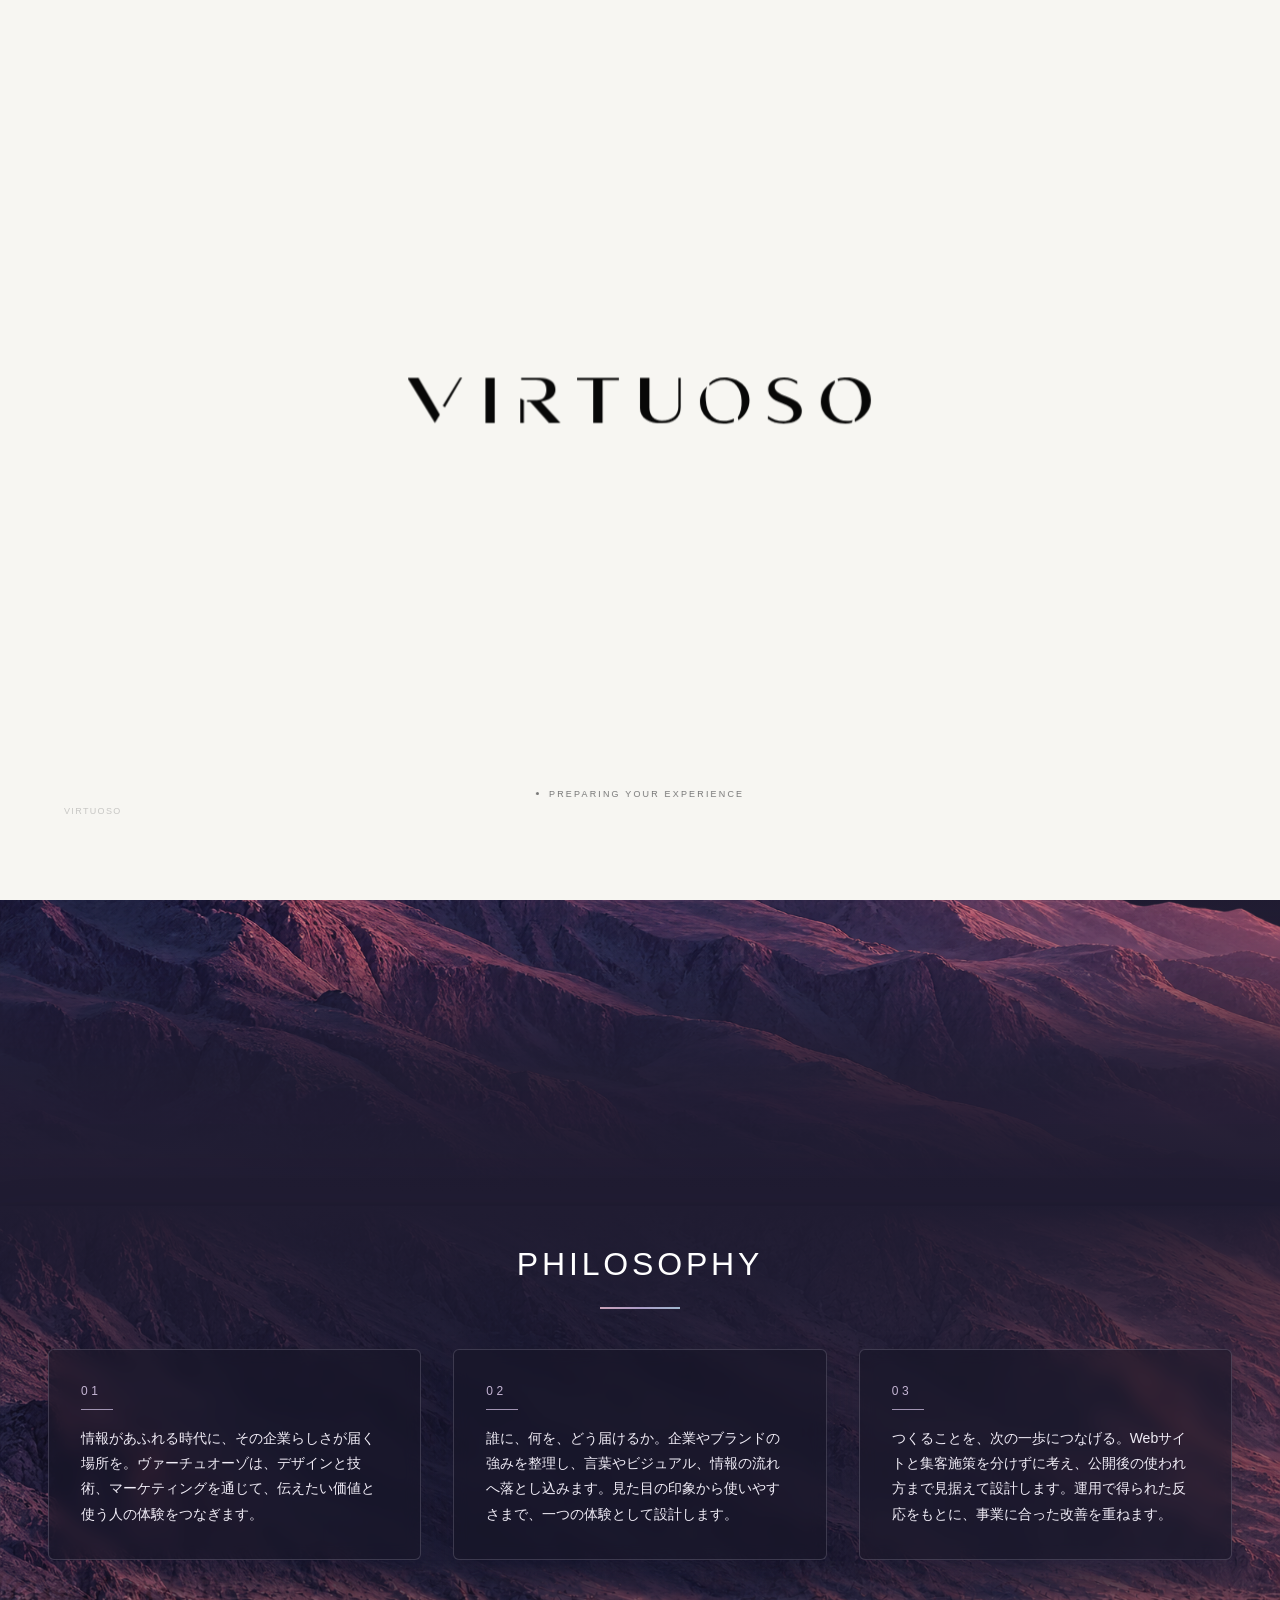
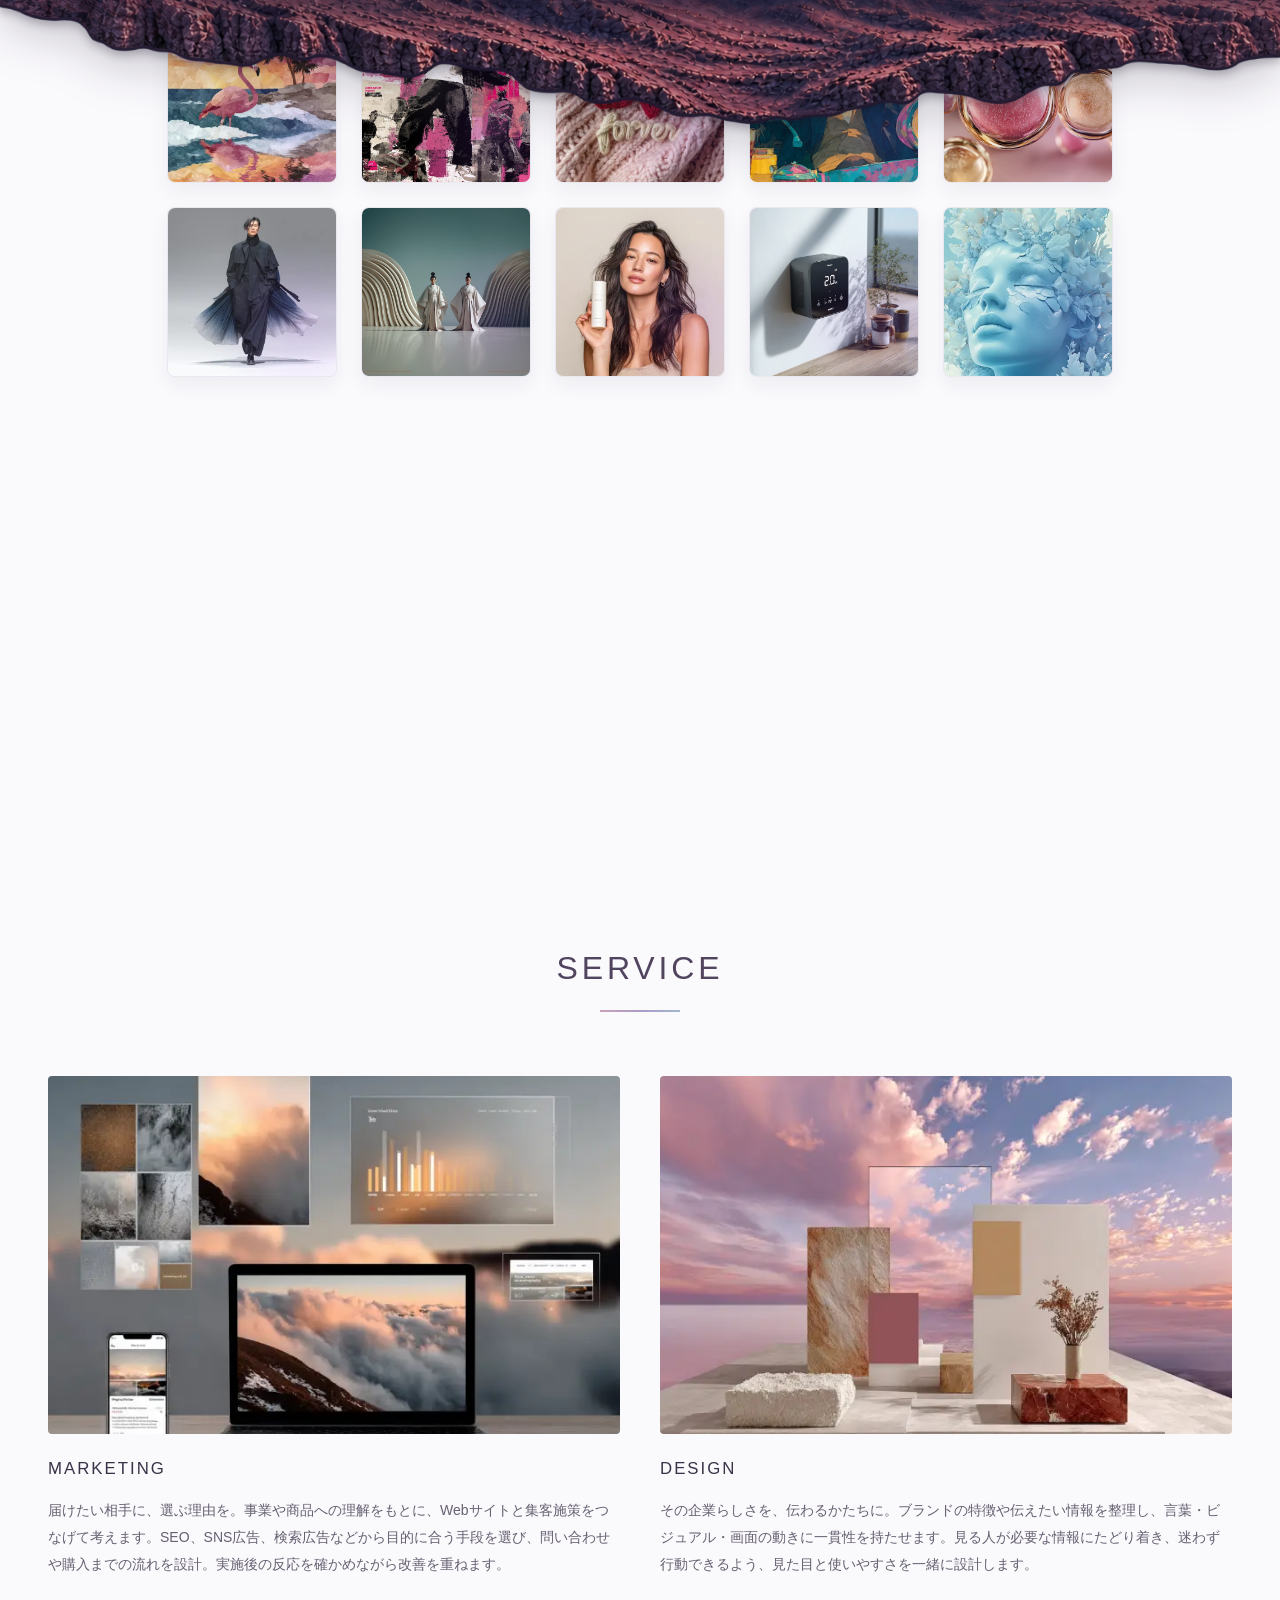
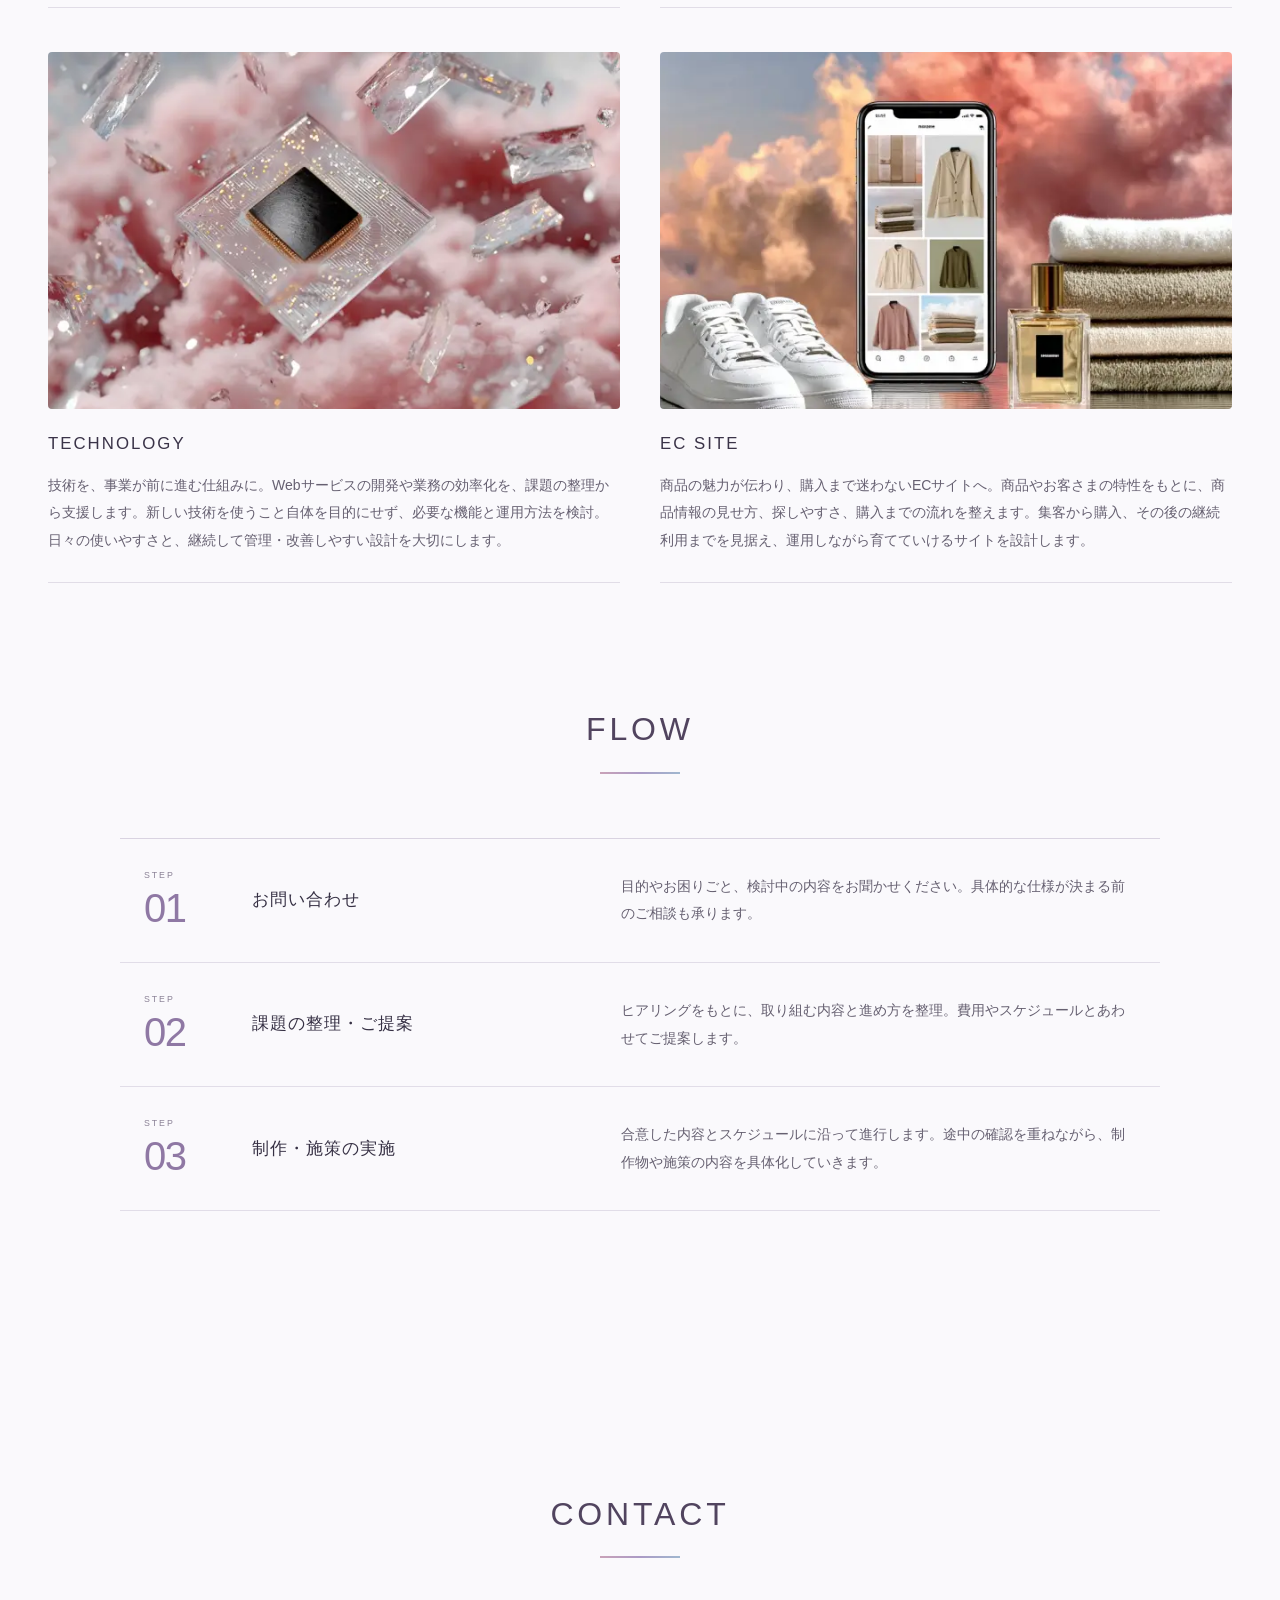
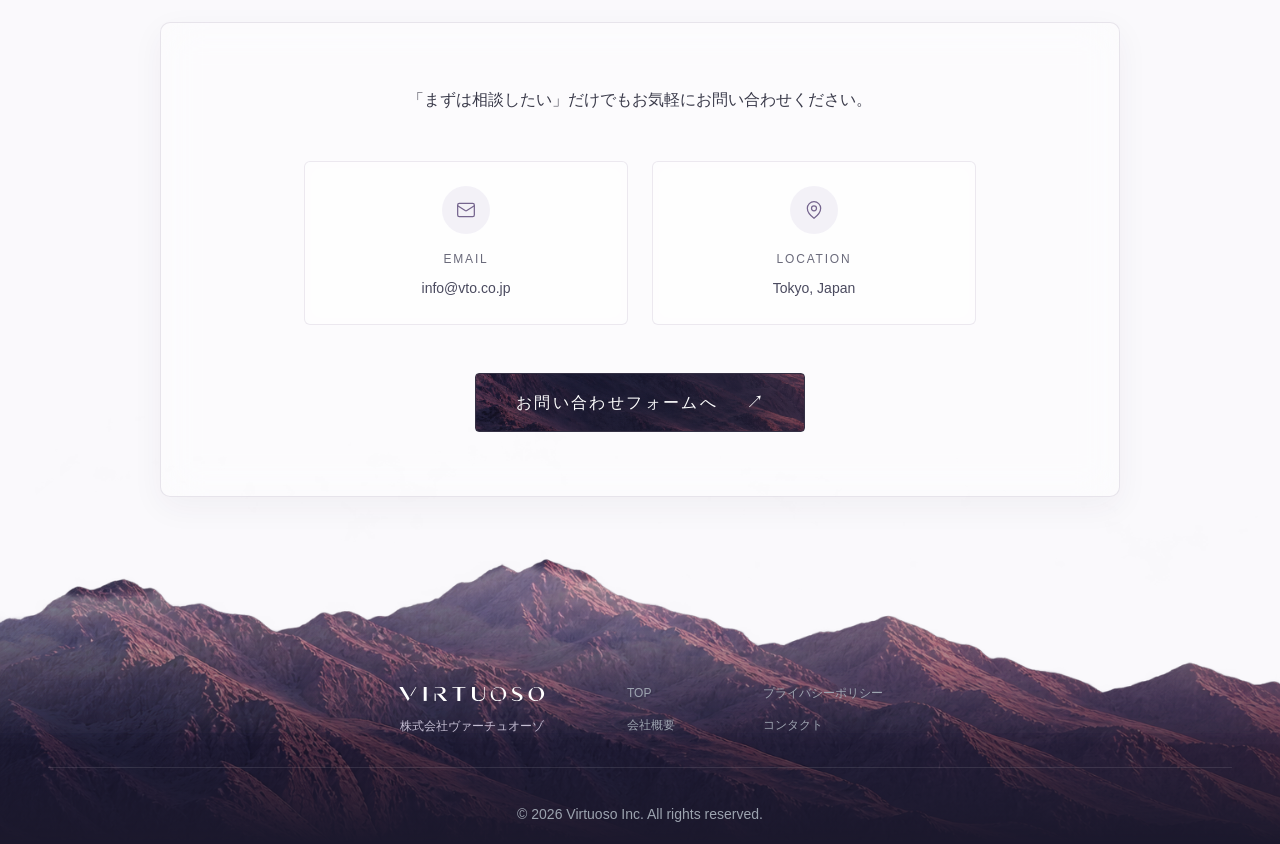
<file: index.html>
<!doctype html>
<html lang="ja">
  <head>
    <meta charset="UTF-8" />
    <meta name="viewport" content="width=device-width, initial-scale=1.0" />

    <!-- Essential first-paint cover: active before external scripts or page content. -->
    <style>
      html.loader-pending::before {
        content: "";
        position: fixed;
        inset: 0;
        z-index: 1199;
        background: #f7f6f2;
      }
      html.loader-pending .loader { display: flex; }
    </style>
    <script data-cookieconsent="ignore">
      document.documentElement.classList.add('loader-pending');
      window.virtuosoLoaderWatchdog = setTimeout(function () {
        document.documentElement.classList.remove('loader-pending');
        if (document.body) {
          document.body.classList.remove('is-loading', 'is-revealing');
        }
        var loader = document.getElementById('loader');
        if (loader) loader.remove();
      }, 12000);
    </script>

    <!-- Cookiebot CMP (must be loaded before any non-essential scripts) -->
    <script
      id="Cookiebot"
      src="https://consent.cookiebot.com/uc.js"
      data-cbid="9e0f558e-3c5d-4ffd-ab76-73063566fa0e"
      data-blockingmode="auto"
      type="text/javascript"
    ></script>
    <title>Virtuoso Inc. | 株式会社ヴァーチュオーゾ</title>
    <meta
      name="description"
      content="株式会社ヴァーチュオーゾは、Webサイト・ECサイトの制作、マーケティング、システム開発を支援。企業らしさが伝わり、使う人が迷わない体験を設計します。"
    />
    <link rel="preconnect" href="https://fonts.googleapis.com" />
    <link rel="preconnect" href="https://fonts.gstatic.com" crossorigin />
    <link
      href="https://fonts.googleapis.com/css2?family=Cormorant+Garamond:wght@300&display=swap"
      rel="stylesheet"
    />
    <script type="text/plain" data-cookieconsent="statistics">
      console.log("Cookiebot: statistics allowed");
    </script>
    <link
      rel="preload"
      as="image"
      href="assets/images/vto_hero_900.webp"
      imagesrcset="assets/images/vto_hero_900.webp 900w, assets/images/vto_hero.webp 1280w"
      imagesizes="100vw"
      media="(max-width: 767px)"
      fetchpriority="high"
    />
    <link
      rel="preload"
      as="image"
      href="assets/images/vto_hero_900.webp"
      imagesrcset="assets/images/vto_hero_900.webp 900w, assets/images/vto_hero.webp 1280w"
      imagesizes="100vw"
      media="(min-width: 768px)"
      fetchpriority="high"
    />
    <link rel="stylesheet" href="css/style.css" />
    <link rel="stylesheet" href="css/loader.css" />
  </head>
  <body class="home-page">
    <div class="loader" id="loader" role="status" aria-label="読み込み中"><div class="lockup"><svg xmlns="http://www.w3.org/2000/svg" class="wordmark" viewBox="0 0 1640 243" role="img" aria-labelledby="loading-title loading-desc">
<title id="loading-title">VIRTUOSO wordmark</title>
<desc id="loading-desc">Approximate vector reconstruction of the selected screenshot. Editable individual letter paths; no raster images or font dependencies.</desc>

<g fill="#080808" transform="translate(0 15)">
<path style="--i:0" pathLength="1" id="letter-V" d="M25 29 L63 29 L136 155 L119 183 Z" class="v-left"/>
<path class="v-right" style="--i:0" pathLength="1" d="M146 124 L204 29 L212 28 L153 130 Z"/>
<path style="--i:1" pathLength="1" id="letter-I" d="M292 29 H324 V183 H292 Z"/>
<path style="--i:2" pathLength="1" id="letter-R" d="M411 99 L423 105 V183 H411 Z M414 29 H477 C510 29 531 43 531 68 C531 91 513 104 482 110 L548 183 H509 L445 111 H434 V105 H467 C489 105 500 91 500 69 C500 47 488 36 465 36 H414 Z"/>
<path style="--i:3" pathLength="1" id="letter-T" d="M605 29 H748 V37 H692 V183 H660 V37 H605 Z"/>
<path style="--i:4" pathLength="1" id="letter-U" d="M820 29 H852 V131 C852 158 868 175 895 175 C930 175 951 156 951 127 V29 H959 V129 C959 165 934 184 895 184 C850 184 820 166 820 132 Z"/>
<path style="--i:5" pathLength="1" id="letter-O1" d="M1057 47 C1071 34 1088 28 1108 28 C1157 28 1194 60 1194 105 C1194 134 1179 158 1156 173 L1154 164 C1164 148 1168 128 1167 107 C1166 65 1142 36 1109 36 C1089 36 1073 43 1057 55 Z M1049 59 C1044 73 1043 89 1045 108 C1048 149 1071 176 1106 176 C1119 176 1130 173 1141 168 L1140 179 C1129 183 1118 185 1105 185 C1058 185 1025 154 1025 111 C1025 90 1033 72 1049 59 Z"/>
<path style="--i:6" pathLength="1" id="letter-S" d="M1357 41 L1357 50 C1343 40 1329 35 1311 35 C1292 35 1280 45 1280 59 C1280 74 1294 83 1319 92 C1354 105 1373 118 1373 142 C1373 169 1348 185 1311 185 C1288 185 1271 179 1257 169 V159 C1273 171 1290 177 1309 177 C1331 177 1344 166 1344 150 C1344 133 1331 125 1303 114 C1272 103 1258 89 1258 67 C1258 43 1280 28 1312 28 C1330 28 1345 33 1357 41 Z"/>
<path style="--i:7" pathLength="1" id="letter-O2" d="M1495 32 C1506 29 1516 28 1527 28 C1575 28 1609 61 1609 105 C1609 136 1590 162 1554 179 L1554 169 C1571 153 1577 133 1577 109 C1577 66 1555 36 1522 36 C1513 36 1505 37 1497 40 Z M1486 37 L1485 47 C1472 64 1465 84 1467 108 C1470 150 1492 176 1527 176 C1534 176 1540 175 1546 173 L1544 182 C1537 184 1530 185 1522 185 C1475 185 1438 154 1438 111 C1438 77 1456 52 1486 37 Z"/>
</g>
</svg></div><div class="status"><span class="dot"></span><span>PREPARING YOUR EXPERIENCE</span></div><span class="corner">VIRTUOSO</span></div>
    <script src="js/loader.js" data-cookieconsent="ignore"></script>
    <!-- Navigation -->
    <nav class="nav" id="nav">
      <div class="nav-container">
        <div class="nav-logo">
          <a href="/" aria-label="VIRTUOSO トップページ"><img class="brand-wordmark" src="assets/images/VIRTUOSO-wordmark.svg" alt="VIRTUOSO" width="1600" height="237"></a>
        </div>
        <div class="nav-links" id="primary-navigation">
          <a href="/" class="nav-link active">TOP</a>
          <a href="about.html" class="nav-link">COMPANY</a>
          <a href="privacy.html" class="nav-link">PRIVACY POLICY</a>
          <a href="contact.html" class="nav-link">CONTACT</a>
        </div>
        <button
          class="nav-toggle"
          type="button"
          aria-label="メニューを開く"
          aria-controls="primary-navigation"
          aria-expanded="false"
        >
          <span></span>
          <span></span>
          <span></span>
        </button>
      </div>
    </nav>

    <!-- The panorama stays while the foreground ridge scrolls over it. -->
    <div class="hero-scene">
    <section class="hero" id="hero">
      <picture>
        <img
          class="hero-img"
          src="assets/images/vto_hero.webp"
          srcset="assets/images/vto_hero_900.webp 900w, assets/images/vto_hero.webp 1280w"
          sizes="100vw"
          alt="Virtuoso hero visual"
          fetchpriority="high"
          decoding="async"
        />
      </picture>
      <div class="hero-cloud" aria-hidden="true"></div>
      <div class="hero-overlay"></div>
      <div class="hero-overlay-animated"></div>
      <div class="hero-mist"></div>
      <div class="hero-content">
        <div class="hero-glow"></div>
        <h1 class="hero-brand fade-in">
          <img class="brand-wordmark" src="assets/images/VIRTUOSO-wordmark.svg" alt="VIRTUOSO" width="1600" height="237">
        </h1>
        <p class="hero-tagline fade-in delay-1">ABOVE THE NOISE</p>
        <p class="hero-subtitle-jp fade-in delay-2">株式会社ヴァーチュオーゾ</p>
      </div>
    </section>

    <!-- A scene-level guide stays above the ridge, outside the sticky hero. -->
    <div class="scroll-indicator" aria-hidden="true">
      <div class="scroll-icon">
        <div class="scroll-dot"></div>
      </div>
    </div>

    <!-- Foreground ridge bridges the panorama and the content below. -->
    <div class="mountain-transition" aria-hidden="true">
      <img class="mountain-foreground" src="assets/images/hero-mountain-foreground-v1.png" alt="" width="1536" height="1024" decoding="async">
      <div class="mountain-transition-fog"></div>
    </div>

    </div>

    <div class="scroll-bg-global" id="scrollBgGlobal" aria-hidden="true">
      <div class="hero-cloud ambient-cloud"></div>
      <canvas id="scroll-bg-canvas"></canvas>
      <div class="scroll-bg-vignette"></div>
    </div>

    <div class="content-layer-stack">
    <!-- Philosophy Section -->
    <div class="philosophy-relief">
    <section class="philosophy" id="philosophy">
      <div class="philosophy-bg"></div>
      <div class="philosophy-overlay"></div>
      <div class="philosophy-grid"></div>
      <div class="philosophy-particles" id="philosophyParticles"></div>

      <div class="container">
        <div class="section-header fade-up">
          <h2 class="section-title gradient-text">PHILOSOPHY</h2>
          <div class="section-divider"></div>
        </div>

        <div class="philosophy-grid-items">
          <div class="philosophy-card fade-up delay-1">
            <div class="philosophy-border"></div>
            <div class="philosophy-corners">
              <div class="corner corner-tl"></div>
              <div class="corner corner-br"></div>
            </div>
            <div class="philosophy-number">01</div>
            <div class="philosophy-divider"></div>
            <p class="philosophy-text">
              情報があふれる時代に、その企業らしさが届く場所を。ヴァーチュオーゾは、デザインと技術、マーケティングを通じて、伝えたい価値と使う人の体験をつなぎます。
            </p>
            <div class="philosophy-shine"></div>
          </div>

          <div class="philosophy-card fade-up delay-2">
            <div class="philosophy-border"></div>
            <div class="philosophy-corners">
              <div class="corner corner-tl"></div>
              <div class="corner corner-br"></div>
            </div>
            <div class="philosophy-number">02</div>
            <div class="philosophy-divider"></div>
            <p class="philosophy-text">
              誰に、何を、どう届けるか。企業やブランドの強みを整理し、言葉やビジュアル、情報の流れへ落とし込みます。見た目の印象から使いやすさまで、一つの体験として設計します。
            </p>
            <div class="philosophy-shine"></div>
          </div>

          <div class="philosophy-card fade-up delay-3">
            <div class="philosophy-border"></div>
            <div class="philosophy-corners">
              <div class="corner corner-tl"></div>
              <div class="corner corner-br"></div>
            </div>
            <div class="philosophy-number">03</div>
            <div class="philosophy-divider"></div>
            <p class="philosophy-text">
              つくることを、次の一歩につなげる。Webサイトと集客施策を分けずに考え、公開後の使われ方まで見据えて設計します。運用で得られた反応をもとに、事業に合った改善を重ねます。
            </p>
            <div class="philosophy-shine"></div>
          </div>
        </div>
      </div>
    </section>

    </div>

    <!-- Gallery Section -->
    <section class="gallery" id="gallery">
      <div class="container">
        <div class="section-header">
          <h2 class="section-title gradient-text">GALLERY</h2>
          <div class="section-divider"></div>
        </div>
        <div class="gallery-rows">
          <div class="gallery-row row-1 fade-up delay-1">
            <div class="gallery-card">
              <img
                class="gallery-media"
                src="assets/images/gallery_1.webp"
                alt="Gallery visual 1"
                loading="lazy"
                decoding="async"
              />
            </div>
            <div class="gallery-card">
              <img
                class="gallery-media"
                src="assets/images/gallery_a.webp"
                alt="Gallery visual A"
                loading="lazy"
                decoding="async"
              />
            </div>
            <div class="gallery-card">
              <img
                class="gallery-media"
                src="assets/images/gallery_2.webp"
                alt="Gallery visual 2"
                loading="lazy"
                decoding="async"
              />
            </div>
            <div class="gallery-card">
              <img
                class="gallery-media"
                src="assets/images/gallery_b.webp"
                alt="Gallery visual B"
                loading="lazy"
                decoding="async"
              />
            </div>
            <div class="gallery-card">
              <img
                class="gallery-media"
                src="assets/images/gallery_c.webp"
                alt="Gallery visual C"
                loading="lazy"
                decoding="async"
              />
            </div>
          </div>

          <div class="gallery-row row-2 fade-up delay-1">
            <div class="gallery-card">
              <img
                class="gallery-media"
                src="assets/images/gallery_4.webp"
                alt="Gallery visual 4"
                loading="lazy"
                decoding="async"
              />
            </div>
            <div class="gallery-card">
              <img
                class="gallery-media"
                src="assets/images/gallery_d.webp"
                alt="Gallery visual D"
                loading="lazy"
                decoding="async"
              />
            </div>
            <div class="gallery-card">
              <img
                class="gallery-media"
                src="assets/images/gallery_5.webp"
                alt="Gallery visual 5"
                loading="lazy"
                decoding="async"
              />
            </div>
            <div class="gallery-card">
              <img
                class="gallery-media"
                src="assets/images/gallery_e.webp"
                alt="Gallery visual E"
                loading="lazy"
                decoding="async"
              />
            </div>
            <div class="gallery-card">
              <img
                class="gallery-media"
                src="assets/images/gallery_7.webp"
                alt="Gallery visual 7"
                loading="lazy"
                decoding="async"
              />
            </div>
          </div>
        </div>
      </div>
    </section>
    </div>

    <!-- Service Section -->
    <section class="service" id="service">
      <div class="service-bg"></div>

      <div class="container">
        <div class="section-header fade-up">
          <h2 class="section-title gradient-text">SERVICE</h2>
          <div class="section-divider"></div>
        </div>

        <div class="service-grid">
          <div class="service-card fade-up delay-1" data-color="pink">
            <div class="service-glow"></div>
            <div class="service-shine-on-load"></div>
            <div class="service-shine-on-hover"></div>
            <div class="service-image">
              <img
                class="service-media"
                src="assets/images/service_1_720.webp"
                srcset="assets/images/service_1_720.webp 720w, assets/images/service_1.webp 1232w"
                sizes="(max-width: 767px) 100vw, 544px"
                alt="Marketing service visual"
                loading="lazy"
                decoding="async"
              />
            </div>
            <h3 class="service-title">MARKETING</h3>
            <p class="service-description">
              届けたい相手に、選ぶ理由を。事業や商品への理解をもとに、Webサイトと集客施策をつなげて考えます。SEO、SNS広告、検索広告などから目的に合う手段を選び、問い合わせや購入までの流れを設計。実施後の反応を確かめながら改善を重ねます。
            </p>
            <div class="service-dot"></div>
          </div>

          <div class="service-card fade-up delay-2" data-color="purple">
            <div class="service-glow"></div>
            <div class="service-shine-on-load"></div>
            <div class="service-shine-on-hover"></div>
            <div class="service-image">
              <img
                class="service-media"
                src="assets/images/service_2_720.webp"
                srcset="assets/images/service_2_720.webp 720w, assets/images/service_2.webp 1232w"
                sizes="(max-width: 767px) 100vw, 544px"
                alt="Design service visual"
                loading="lazy"
                decoding="async"
              />
            </div>
            <h3 class="service-title">DESIGN</h3>
            <p class="service-description">
              その企業らしさを、伝わるかたちに。ブランドの特徴や伝えたい情報を整理し、言葉・ビジュアル・画面の動きに一貫性を持たせます。見る人が必要な情報にたどり着き、迷わず行動できるよう、見た目と使いやすさを一緒に設計します。
            </p>
            <div class="service-dot"></div>
          </div>

          <div class="service-card fade-up delay-3" data-color="fuchsia">
            <div class="service-glow"></div>
            <div class="service-shine-on-load"></div>
            <div class="service-shine-on-hover"></div>
            <div class="service-image">
              <img
                class="service-media"
                src="assets/images/service_3_720.webp"
                srcset="assets/images/service_3_720.webp 720w, assets/images/service_3.webp 1232w"
                sizes="(max-width: 767px) 100vw, 544px"
                alt="Technology service visual"
                loading="lazy"
                decoding="async"
              />
            </div>
            <h3 class="service-title">TECHNOLOGY</h3>
            <p class="service-description">
              技術を、事業が前に進む仕組みに。Webサービスの開発や業務の効率化を、課題の整理から支援します。新しい技術を使うこと自体を目的にせず、必要な機能と運用方法を検討。日々の使いやすさと、継続して管理・改善しやすい設計を大切にします。
            </p>
            <div class="service-dot"></div>
          </div>

          <div class="service-card fade-up delay-4" data-color="blue">
            <div class="service-glow"></div>
            <div class="service-shine-on-load"></div>
            <div class="service-shine-on-hover"></div>
            <div class="service-image">
              <img
                class="service-media"
                src="assets/images/service_4_720.webp"
                srcset="assets/images/service_4_720.webp 720w, assets/images/service_4.webp 1232w"
                sizes="(max-width: 767px) 100vw, 544px"
                alt="EC site service visual"
                loading="lazy"
                decoding="async"
              />
            </div>
            <h3 class="service-title">EC SITE</h3>
            <p class="service-description">
              商品の魅力が伝わり、購入まで迷わないECサイトへ。商品やお客さまの特性をもとに、商品情報の見せ方、探しやすさ、購入までの流れを整えます。集客から購入、その後の継続利用までを見据え、運用しながら育てていけるサイトを設計します。
            </p>
            <div class="service-dot"></div>
          </div>
        </div>
      </div>
    </section>

    <!-- Flow Section -->
    <section class="flow" id="flow">
      <div class="flow-bg"></div>

      <div class="container">
        <div class="section-header fade-up">
          <h2 class="section-title gradient-text">FLOW</h2>
          <div class="section-divider"></div>
        </div>

        <ol class="flow-steps">
          <li class="flow-step fade-up delay-1">
            <span class="flow-step-number" aria-hidden="true">01</span>
            <div class="flow-step-copy">
              <h3>お問い合わせ</h3>
              <p>目的やお困りごと、検討中の内容をお聞かせください。具体的な仕様が決まる前のご相談も承ります。</p>
            </div>
          </li>
          <li class="flow-step fade-up delay-2">
            <span class="flow-step-number" aria-hidden="true">02</span>
            <div class="flow-step-copy">
              <h3>課題の整理・ご提案</h3>
              <p>ヒアリングをもとに、取り組む内容と進め方を整理。費用やスケジュールとあわせてご提案します。</p>
            </div>
          </li>
          <li class="flow-step fade-up delay-3">
            <span class="flow-step-number" aria-hidden="true">03</span>
            <div class="flow-step-copy">
              <h3>制作・施策の実施</h3>
              <p>合意した内容とスケジュールに沿って進行します。途中の確認を重ねながら、制作物や施策の内容を具体化していきます。</p>
            </div>
          </li>
          <li class="flow-step fade-up delay-4">
            <span class="flow-step-number" aria-hidden="true">04</span>
            <div class="flow-step-copy">
              <h3>納品・振り返り</h3>
              <p>制作物や施策の実施結果をご報告します。公開後や施策実施後の修正、効果測定、改善についてもご相談いただけます。</p>
            </div>
          </li>
        </ol>
      </div>
    </section>

    <!-- Contact Section -->
    <section class="contact-section" id="contact">
      <div class="contact-bg-image"></div>
      <div class="contact-bg"></div>
      <div class="contact-orb contact-orb-1"></div>
      <div class="contact-orb contact-orb-2"></div>

      <div class="container-small">
        <div class="section-header fade-up">
          <h2 class="section-title gradient-text">CONTACT</h2>
          <div class="section-divider"></div>
        </div>

        <div class="contact-container fade-up delay-1">
          <p class="contact-intro">
            「まずは相談したい」だけでもお気軽にお問い合わせください。
          </p>

          <div class="contact-info-grid">
            <div class="contact-info-card fade-up delay-2">
              <div class="contact-info-icon">
                <svg
                  xmlns="http://www.w3.org/2000/svg"
                  width="20"
                  height="20"
                  viewBox="0 0 24 24"
                  fill="none"
                  stroke="currentColor"
                  stroke-width="1.5"
                  stroke-linecap="round"
                  stroke-linejoin="round"
                >
                  <rect width="20" height="16" x="2" y="4" rx="2"></rect>
                  <path d="m22 7-8.97 5.7a1.94 1.94 0 0 1-2.06 0L2 7"></path>
                </svg>
              </div>
              <p class="contact-info-label">EMAIL</p>
              <p class="contact-info-value">info@vto.co.jp</p>
            </div>

            <div class="contact-info-card fade-up delay-3">
              <div class="contact-info-icon">
                <svg
                  xmlns="http://www.w3.org/2000/svg"
                  width="20"
                  height="20"
                  viewBox="0 0 24 24"
                  fill="none"
                  stroke="currentColor"
                  stroke-width="1.5"
                  stroke-linecap="round"
                  stroke-linejoin="round"
                >
                  <path
                    d="M20 10c0 6-8 12-8 12s-8-6-8-12a8 8 0 0 1 16 0Z"
                  ></path>
                  <circle cx="12" cy="10" r="3"></circle>
                </svg>
              </div>
              <p class="contact-info-label">LOCATION</p>
              <p class="contact-info-value">Tokyo, Japan</p>
            </div>
          </div>

          <div class="contact-button-container fade-up delay-4">
            <a href="contact.html" class="contact-button">
              <div class="contact-button-bg"></div>
              <div class="contact-button-shine"></div>
              <div class="contact-button-glow"></div>
              <span>お問い合わせフォームへ</span>
            </a>
          </div>
        </div>
      </div>
    </section>

    <!-- Footer -->
    <footer class="footer">
      <div class="footer-bg"></div>
      <div class="hero-cloud footer-cloud" aria-hidden="true"></div>
      <div class="footer-overlay"></div>
      <div class="footer-grid"></div>

      <div class="container">
        <div class="footer-content fade-up">
          <div class="footer-company">
            <h3 class="footer-title"><img class="brand-wordmark" src="assets/images/VIRTUOSO-wordmark.svg" alt="VIRTUOSO" width="1600" height="237"></h3>
            <p class="footer-subtitle">株式会社ヴァーチュオーゾ</p>
          </div>

          <div class="footer-links">
            <nav class="footer-nav">
              <a href="/" class="footer-link">TOP</a>
              <a href="about.html" class="footer-link">会社概要</a>
            </nav>
            <nav class="footer-nav">
              <a href="privacy.html" class="footer-link"
                >プライバシーポリシー</a
              >
              <a href="contact.html" class="footer-link">コンタクト</a>
            </nav>
          </div>
        </div>

        <div class="footer-copyright fade-up delay-1">
          <p>
            &copy; <span id="year"></span> Virtuoso Inc. All rights reserved.
          </p>
        </div>
      </div>
    </footer>

    <script src="js/script.js"></script>
  </body>
</html>
</file>
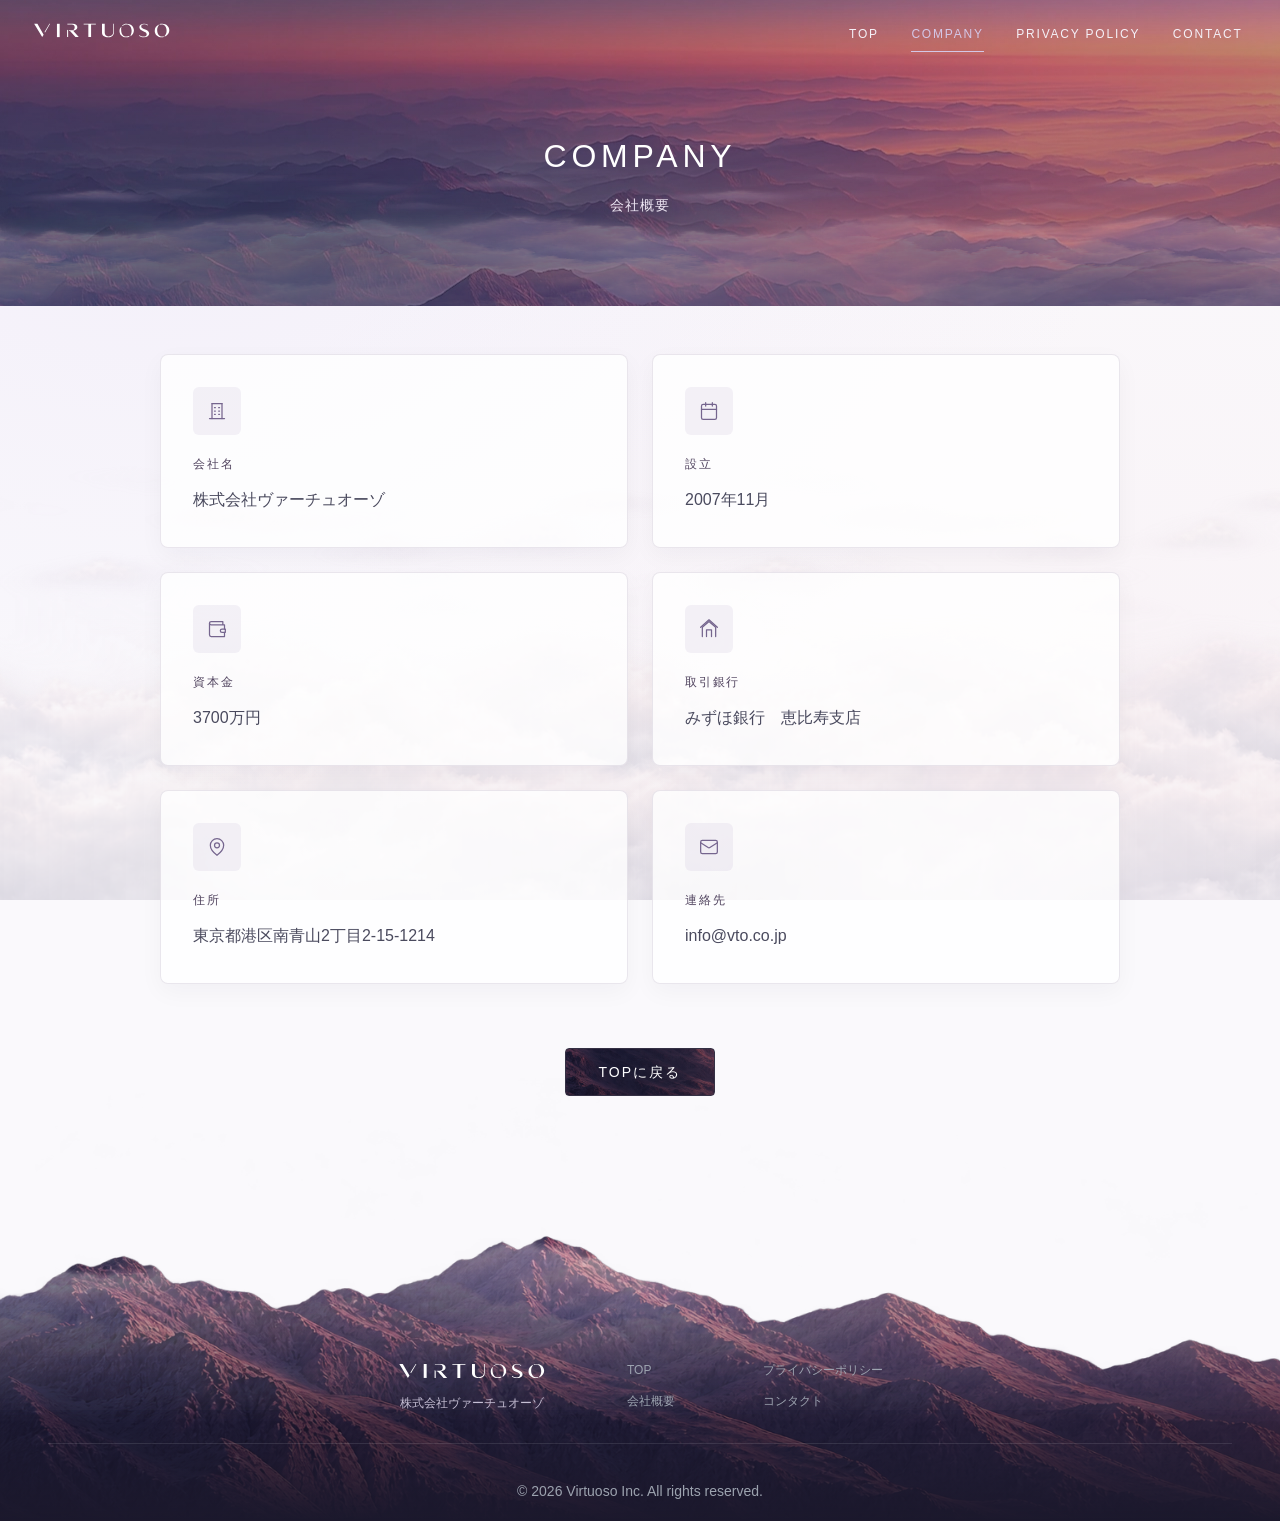
<file: about.html>
<!DOCTYPE html>
<html lang="ja">
<head>
    <meta charset="UTF-8">
    <meta name="viewport" content="width=device-width, initial-scale=1.0">
    <title>会社概要 | Virtuoso Inc.</title>
    <meta name="description" content="株式会社ヴァーチュオーゾの会社概要ページです。">
    <link rel="stylesheet" href="css/style.css">
    <link rel="stylesheet" href="css/about.css">
    <link rel="stylesheet" href="css/subpages.css">
</head>
<body class="subpage">
    <!-- Navigation -->
    <nav class="nav" id="nav">
        <div class="nav-container">
            <div class="nav-logo">
                <a href="/" aria-label="VIRTUOSO トップページ"><img class="brand-wordmark" src="assets/images/VIRTUOSO-wordmark.svg" alt="VIRTUOSO" width="1600" height="237"></a>
            </div>
            <div class="nav-links" id="primary-navigation">
                <a href="/" class="nav-link">TOP</a>
                <a href="about.html" class="nav-link active">COMPANY</a>
                <a href="privacy.html" class="nav-link">PRIVACY POLICY</a>
                <a href="contact.html" class="nav-link">CONTACT</a>
            </div>
            <button
                class="nav-toggle"
                type="button"
                aria-label="メニューを開く"
                aria-controls="primary-navigation"
                aria-expanded="false"
            >
                <span></span>
                <span></span>
                <span></span>
            </button>
        </div>
    </nav>

    <section class="subpage-hero" aria-labelledby="page-title">
      <div class="hero-cloud subpage-cloud" aria-hidden="true"></div>
      <div class="subpage-hero-content">
        <h1 id="page-title">COMPANY</h1>
        <p>会社概要</p>
      </div>
    </section>


    <div class="scroll-bg-global" id="scrollBgGlobal" aria-hidden="true">
      <div class="hero-cloud ambient-cloud"></div>
        <canvas id="scroll-bg-canvas"></canvas>
        <div class="scroll-bg-vignette"></div>
    </div>

    <!-- About Section -->
    <section class="about-section" id="about">
        <div class="about-bg"></div>
        <div class="about-orb about-orb-1"></div>
        <div class="about-orb about-orb-2"></div>

        <div class="container-small">
            <!-- Header -->


            <!-- Company Info Cards -->
            <div class="about-grid">
                <div class="about-card fade-up delay-1">
                    <div class="about-card-overlay"></div>
                    <div class="about-icon">
                        <svg xmlns="http://www.w3.org/2000/svg" width="20" height="20" viewBox="0 0 24 24" fill="none" stroke="currentColor" stroke-width="1.5" stroke-linecap="round" stroke-linejoin="round"><path d="M3 21h18"></path><path d="M9 8h1"></path><path d="M9 12h1"></path><path d="M9 16h1"></path><path d="M14 8h1"></path><path d="M14 12h1"></path><path d="M14 16h1"></path><path d="M6 3v18"></path><path d="M18 3v18"></path><path d="M6 3h12"></path></svg>
                    </div>
                    <p class="about-label">会社名</p>
                    <p class="about-value">株式会社ヴァーチュオーゾ</p>
                    <div class="about-corner"></div>
                </div>

                <div class="about-card fade-up delay-1">
                    <div class="about-card-overlay"></div>
                    <div class="about-icon">
                        <svg xmlns="http://www.w3.org/2000/svg" width="20" height="20" viewBox="0 0 24 24" fill="none" stroke="currentColor" stroke-width="1.5" stroke-linecap="round" stroke-linejoin="round"><rect width="18" height="18" x="3" y="4" rx="2" ry="2"></rect><line x1="16" x2="16" y1="2" y2="6"></line><line x1="8" x2="8" y1="2" y2="6"></line><line x1="3" x2="21" y1="10" y2="10"></line></svg>
                    </div>
                    <p class="about-label">設立</p>
                    <p class="about-value">2007年11月</p>
                    <div class="about-corner"></div>
                </div>

                <div class="about-card fade-up delay-2">
                    <div class="about-card-overlay"></div>
                    <div class="about-icon">
                        <svg xmlns="http://www.w3.org/2000/svg" width="20" height="20" viewBox="0 0 24 24" fill="none" stroke="currentColor" stroke-width="1.5" stroke-linecap="round" stroke-linejoin="round"><path d="M21 12V7H5a2 2 0 0 1 0-4h14v4"></path><path d="M3 5v14a2 2 0 0 0 2 2h16v-5"></path><path d="M18 12a2 2 0 0 0 0 4h4v-4Z"></path></svg>
                    </div>
                    <p class="about-label">資本金</p>
                    <p class="about-value">3700万円</p>
                    <div class="about-corner"></div>
                </div>

                <div class="about-card fade-up delay-2">
                    <div class="about-card-overlay"></div>
                    <div class="about-icon">
                        <svg xmlns="http://www.w3.org/2000/svg" width="20" height="20" viewBox="0 0 24 24" fill="none" stroke="currentColor" stroke-width="1.5" stroke-linecap="round" stroke-linejoin="round"><path d="M4 21V10l8-7 8 7v11"></path><path d="M9 21v-8h6v8"></path><path d="M2 10l10-9 10 9"></path></svg>
                    </div>
                    <p class="about-label">取引銀行</p>
                    <p class="about-value">みずほ銀行　恵比寿支店</p>
                    <div class="about-corner"></div>
                </div>

                <div class="about-card fade-up delay-3">
                    <div class="about-card-overlay"></div>
                    <div class="about-icon">
                        <svg xmlns="http://www.w3.org/2000/svg" width="20" height="20" viewBox="0 0 24 24" fill="none" stroke="currentColor" stroke-width="1.5" stroke-linecap="round" stroke-linejoin="round"><path d="M20 10c0 6-8 12-8 12s-8-6-8-12a8 8 0 0 1 16 0Z"></path><circle cx="12" cy="10" r="3"></circle></svg>
                    </div>
                    <p class="about-label">住所</p>
                    <p class="about-value">東京都港区南青山2丁目2-15-1214</p>
                    <div class="about-corner"></div>
                </div>

                <div class="about-card fade-up delay-3">
                    <div class="about-card-overlay"></div>
                    <div class="about-icon">
                        <svg xmlns="http://www.w3.org/2000/svg" width="20" height="20" viewBox="0 0 24 24" fill="none" stroke="currentColor" stroke-width="1.5" stroke-linecap="round" stroke-linejoin="round"><rect width="20" height="16" x="2" y="4" rx="2"></rect><path d="m22 7-8.97 5.7a1.94 1.94 0 0 1-2.06 0L2 7"></path></svg>
                    </div>
                    <p class="about-label">連絡先</p>
                    <p class="about-value">info@vto.co.jp</p>
                    <div class="about-corner"></div>
                </div>
            </div>

            <!-- Back to top button -->
            <div class="about-back-button fade-up delay-4">
                <a href="/" class="back-button">
                    <div class="back-button-bg"></div>
                    <div class="back-button-glow"></div>
                    <span>TOPに戻る</span>
                </a>
            </div>
        </div>
    </section>

    <!-- Footer -->
    <footer class="footer">
        <div class="footer-bg"></div>
      <div class="hero-cloud footer-cloud" aria-hidden="true"></div>
        <div class="footer-overlay"></div>
        <div class="footer-grid"></div>

        <div class="container">
            <div class="footer-content fade-up">
                <div class="footer-company">
                    <h3 class="footer-title"><img class="brand-wordmark" src="assets/images/VIRTUOSO-wordmark.svg" alt="VIRTUOSO" width="1600" height="237"></h3>
                    <p class="footer-subtitle">株式会社ヴァーチュオーゾ</p>
                </div>

                <div class="footer-links">
                    <nav class="footer-nav">
                        <a href="/" class="footer-link">TOP</a>
                        <a href="about.html" class="footer-link">会社概要</a>
                    </nav>
                    <nav class="footer-nav">
                        <a href="privacy.html" class="footer-link">プライバシーポリシー</a>
                        <a href="contact.html" class="footer-link">コンタクト</a>
                    </nav>
                </div>
            </div>

            <div class="footer-copyright fade-up delay-1">
                <p>&copy; <span id="year"></span> Virtuoso Inc. All rights reserved.</p>
            </div>
        </div>
    </footer>

    <script src="js/script.js"></script>
</body>
</html>
</file>
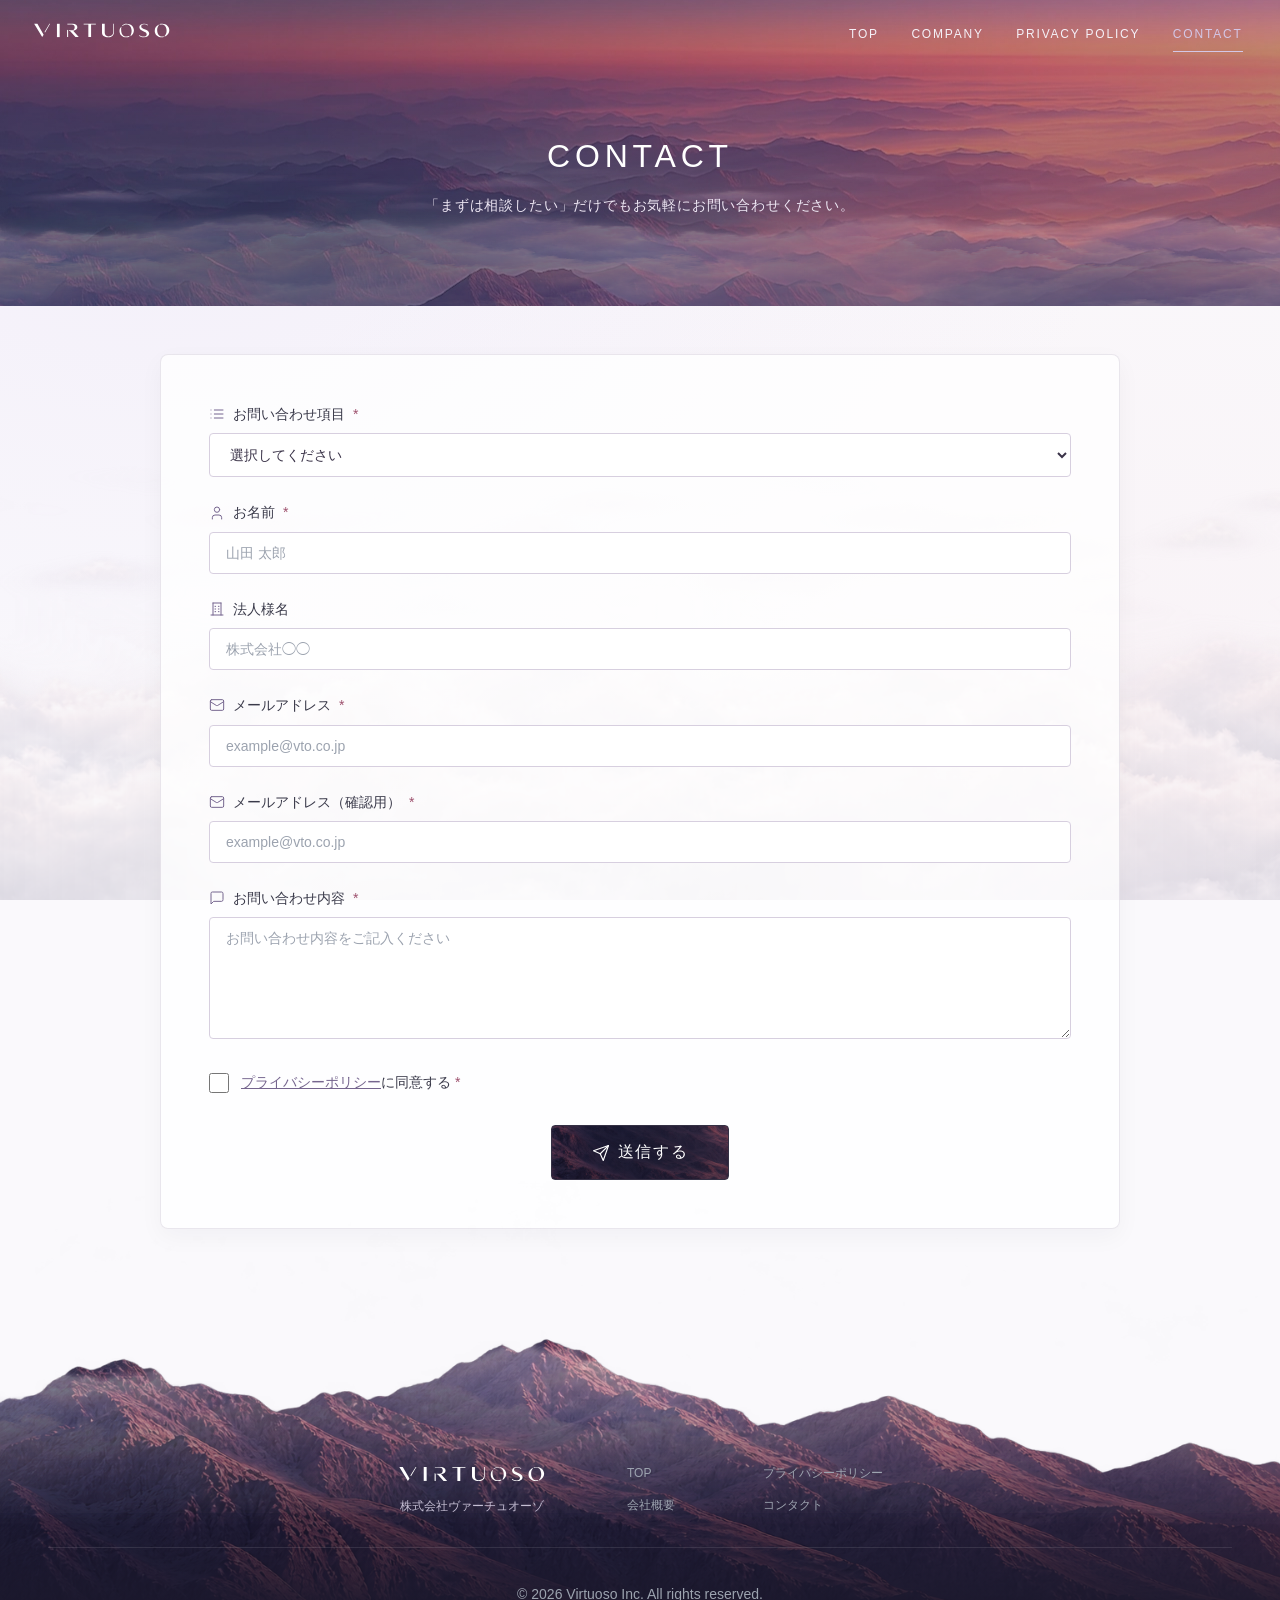
<file: contact.html>
<!DOCTYPE html>
<html lang="ja">
<head>
    <meta charset="UTF-8">
    <meta name="viewport" content="width=device-width, initial-scale=1.0">
    <title>お問い合わせ | Virtuoso Inc.</title>
    <meta name="description" content="株式会社ヴァーチュオーゾへのお問い合わせページです。">
    <link rel="stylesheet" href="css/style.css">
    <link rel="stylesheet" href="css/contact.css">
    <link rel="stylesheet" href="css/subpages.css">
</head>
<body class="subpage">
    <!-- Navigation -->
    <nav class="nav" id="nav">
        <div class="nav-container">
            <div class="nav-logo">
                <a href="/" aria-label="VIRTUOSO トップページ"><img class="brand-wordmark" src="assets/images/VIRTUOSO-wordmark.svg" alt="VIRTUOSO" width="1600" height="237"></a>
            </div>
            <div class="nav-links" id="primary-navigation">
                <a href="/" class="nav-link">TOP</a>
                <a href="about.html" class="nav-link">COMPANY</a>
                <a href="privacy.html" class="nav-link">PRIVACY POLICY</a>
                <a href="contact.html" class="nav-link active">CONTACT</a>
            </div>
            <button
                class="nav-toggle"
                type="button"
                aria-label="メニューを開く"
                aria-controls="primary-navigation"
                aria-expanded="false"
            >
                <span></span>
                <span></span>
                <span></span>
            </button>
        </div>
    </nav>

    <section class="subpage-hero" aria-labelledby="page-title">
      <div class="hero-cloud subpage-cloud" aria-hidden="true"></div>
      <div class="subpage-hero-content">
        <h1 id="page-title">CONTACT</h1>
        <p>「まずは相談したい」だけでもお気軽にお問い合わせください。</p>
      </div>
    </section>


    <div class="scroll-bg-global" id="scrollBgGlobal" aria-hidden="true">
      <div class="hero-cloud ambient-cloud"></div>
        <canvas id="scroll-bg-canvas"></canvas>
        <div class="scroll-bg-vignette"></div>
    </div>

    <!-- Contact Form Section -->
    <section class="contact-form-section">
        <div class="contact-form-bg"></div>
        <div class="contact-form-orb contact-form-orb-1"></div>
        <div class="contact-form-orb contact-form-orb-2"></div>

        <div class="container-small">
            <!-- Header -->


            <!-- Form Card -->
            <div class="contact-form-card fade-up delay-1">
                <form id="contactForm" method="POST" action="contact.php">
                    <!-- Honeypot (bot trap: hidden from humans) -->
                    <div class="hp-field" aria-hidden="true">
                        <label>website <input type="text" name="website" tabindex="-1" autocomplete="off"></label>
                    </div>
                    <!-- Category Field -->
                    <div class="form-group">
                        <label class="form-label">
                            <svg class="form-icon" xmlns="http://www.w3.org/2000/svg" width="16" height="16" viewBox="0 0 24 24" fill="none" stroke="currentColor" stroke-width="1.5" stroke-linecap="round" stroke-linejoin="round"><line x1="8" x2="21" y1="6" y2="6"></line><line x1="8" x2="21" y1="12" y2="12"></line><line x1="8" x2="21" y1="18" y2="18"></line><line x1="3" x2="3.01" y1="6" y2="6"></line><line x1="3" x2="3.01" y1="12" y2="12"></line><line x1="3" x2="3.01" y1="18" y2="18"></line></svg>
                            お問い合わせ項目 <span class="required">*</span>
                        </label>
                        <select name="category" required class="form-input">
                            <option value="">選択してください</option>
                            <option value="website">WEBサイト制作について</option>
                            <option value="renewal">サイトリニューアルについて</option>
                            <option value="ecsite">EC SITE制作について</option>
                            <option value="system">システム開発について</option>
                            <option value="sns">SNS運用について</option>
                            <option value="ad">広告のご相談</option>
                            <option value="marketing">マーケティング戦略のご相談</option>
                            <option value="other">その他</option>
                        </select>
                    </div>

                    <!-- Name Field -->
                    <div class="form-group">
                        <label class="form-label">
                            <svg class="form-icon" xmlns="http://www.w3.org/2000/svg" width="16" height="16" viewBox="0 0 24 24" fill="none" stroke="currentColor" stroke-width="1.5" stroke-linecap="round" stroke-linejoin="round"><path d="M19 21v-2a4 4 0 0 0-4-4H9a4 4 0 0 0-4 4v2"></path><circle cx="12" cy="7" r="4"></circle></svg>
                            お名前 <span class="required">*</span>
                        </label>
                        <input type="text" name="name" required class="form-input" placeholder="山田 太郎">
                    </div>

                    <!-- Company Field -->
                    <div class="form-group">
                        <label class="form-label">
                            <svg class="form-icon" xmlns="http://www.w3.org/2000/svg" width="16" height="16" viewBox="0 0 24 24" fill="none" stroke="currentColor" stroke-width="1.5" stroke-linecap="round" stroke-linejoin="round"><path d="M3 21h18"></path><path d="M9 8h1"></path><path d="M9 12h1"></path><path d="M9 16h1"></path><path d="M14 8h1"></path><path d="M14 12h1"></path><path d="M14 16h1"></path><path d="M6 3v18"></path><path d="M18 3v18"></path><path d="M6 3h12"></path></svg>
                            法人様名
                        </label>
                        <input type="text" name="company" class="form-input" placeholder="株式会社◯◯">
                    </div>

                    <!-- Email Field -->
                    <div class="form-group">
                        <label class="form-label">
                            <svg class="form-icon" xmlns="http://www.w3.org/2000/svg" width="16" height="16" viewBox="0 0 24 24" fill="none" stroke="currentColor" stroke-width="1.5" stroke-linecap="round" stroke-linejoin="round"><rect width="20" height="16" x="2" y="4" rx="2"></rect><path d="m22 7-8.97 5.7a1.94 1.94 0 0 1-2.06 0L2 7"></path></svg>
                            メールアドレス <span class="required">*</span>
                        </label>
                        <input type="email" name="email" required class="form-input" placeholder="example@vto.co.jp">
                    </div>

                    <!-- Email Confirmation Field -->
                    <div class="form-group">
                        <label class="form-label">
                            <svg class="form-icon" xmlns="http://www.w3.org/2000/svg" width="16" height="16" viewBox="0 0 24 24" fill="none" stroke="currentColor" stroke-width="1.5" stroke-linecap="round" stroke-linejoin="round"><rect width="20" height="16" x="2" y="4" rx="2"></rect><path d="m22 7-8.97 5.7a1.94 1.94 0 0 1-2.06 0L2 7"></path></svg>
                            メールアドレス（確認用） <span class="required">*</span>
                        </label>
                        <input type="email" name="emailConfirm" required class="form-input" placeholder="example@vto.co.jp">
                    </div>

                    <!-- Message Field -->
                    <div class="form-group">
                        <label class="form-label">
                            <svg class="form-icon" xmlns="http://www.w3.org/2000/svg" width="16" height="16" viewBox="0 0 24 24" fill="none" stroke="currentColor" stroke-width="1.5" stroke-linecap="round" stroke-linejoin="round"><path d="M21 15a2 2 0 0 1-2 2H7l-4 4V5a2 2 0 0 1 2-2h14a2 2 0 0 1 2 2z"></path></svg>
                            お問い合わせ内容 <span class="required">*</span>
                        </label>
                        <textarea name="message" required class="form-textarea" rows="6" placeholder="お問い合わせ内容をご記入ください"></textarea>
                    </div>

                    <!-- Privacy Policy Checkbox -->
                    <div class="form-checkbox-group">
                        <label class="checkbox-label">
                            <input type="checkbox" name="privacy" required class="form-checkbox">
                            <span class="checkbox-text">
                                <a href="privacy.html" target="_blank" class="privacy-link">プライバシーポリシー</a>に同意する <span class="required">*</span>
                            </span>
                        </label>
                    </div>

                    <!-- Submit Button -->
                    <div class="form-submit">
                        <button type="submit" class="submit-button">
                            <div class="submit-button-bg"></div>
                            <div class="submit-button-shine"></div>
                            <div class="submit-button-glow"></div>
                            <svg class="submit-icon" xmlns="http://www.w3.org/2000/svg" width="18" height="18" viewBox="0 0 24 24" fill="none" stroke="currentColor" stroke-width="1.5" stroke-linecap="round" stroke-linejoin="round"><path d="m22 2-7 20-4-9-9-4Z"></path><path d="M22 2 11 13"></path></svg>
                            <span>送信する</span>
                        </button>
                    </div>
                </form>
            </div>
        </div>
    </section>

    <!-- Footer -->
    <footer class="footer">
        <div class="footer-bg"></div>
      <div class="hero-cloud footer-cloud" aria-hidden="true"></div>
        <div class="footer-overlay"></div>
        <div class="footer-grid"></div>

        <div class="container">
            <div class="footer-content fade-up">
                <div class="footer-company">
                    <h3 class="footer-title"><img class="brand-wordmark" src="assets/images/VIRTUOSO-wordmark.svg" alt="VIRTUOSO" width="1600" height="237"></h3>
                    <p class="footer-subtitle">株式会社ヴァーチュオーゾ</p>
                </div>

                <div class="footer-links">
                    <nav class="footer-nav">
                        <a href="/" class="footer-link">TOP</a>
                        <a href="about.html" class="footer-link">会社概要</a>
                    </nav>
                    <nav class="footer-nav">
                        <a href="privacy.html" class="footer-link">プライバシーポリシー</a>
                        <a href="contact.html" class="footer-link">コンタクト</a>
                    </nav>
                </div>
            </div>

            <div class="footer-copyright fade-up delay-1">
                <p>&copy; <span id="year"></span> Virtuoso Inc. All rights reserved.</p>
            </div>
        </div>
    </footer>

    <script src="js/script.js"></script>
</body>
</html>
</file>
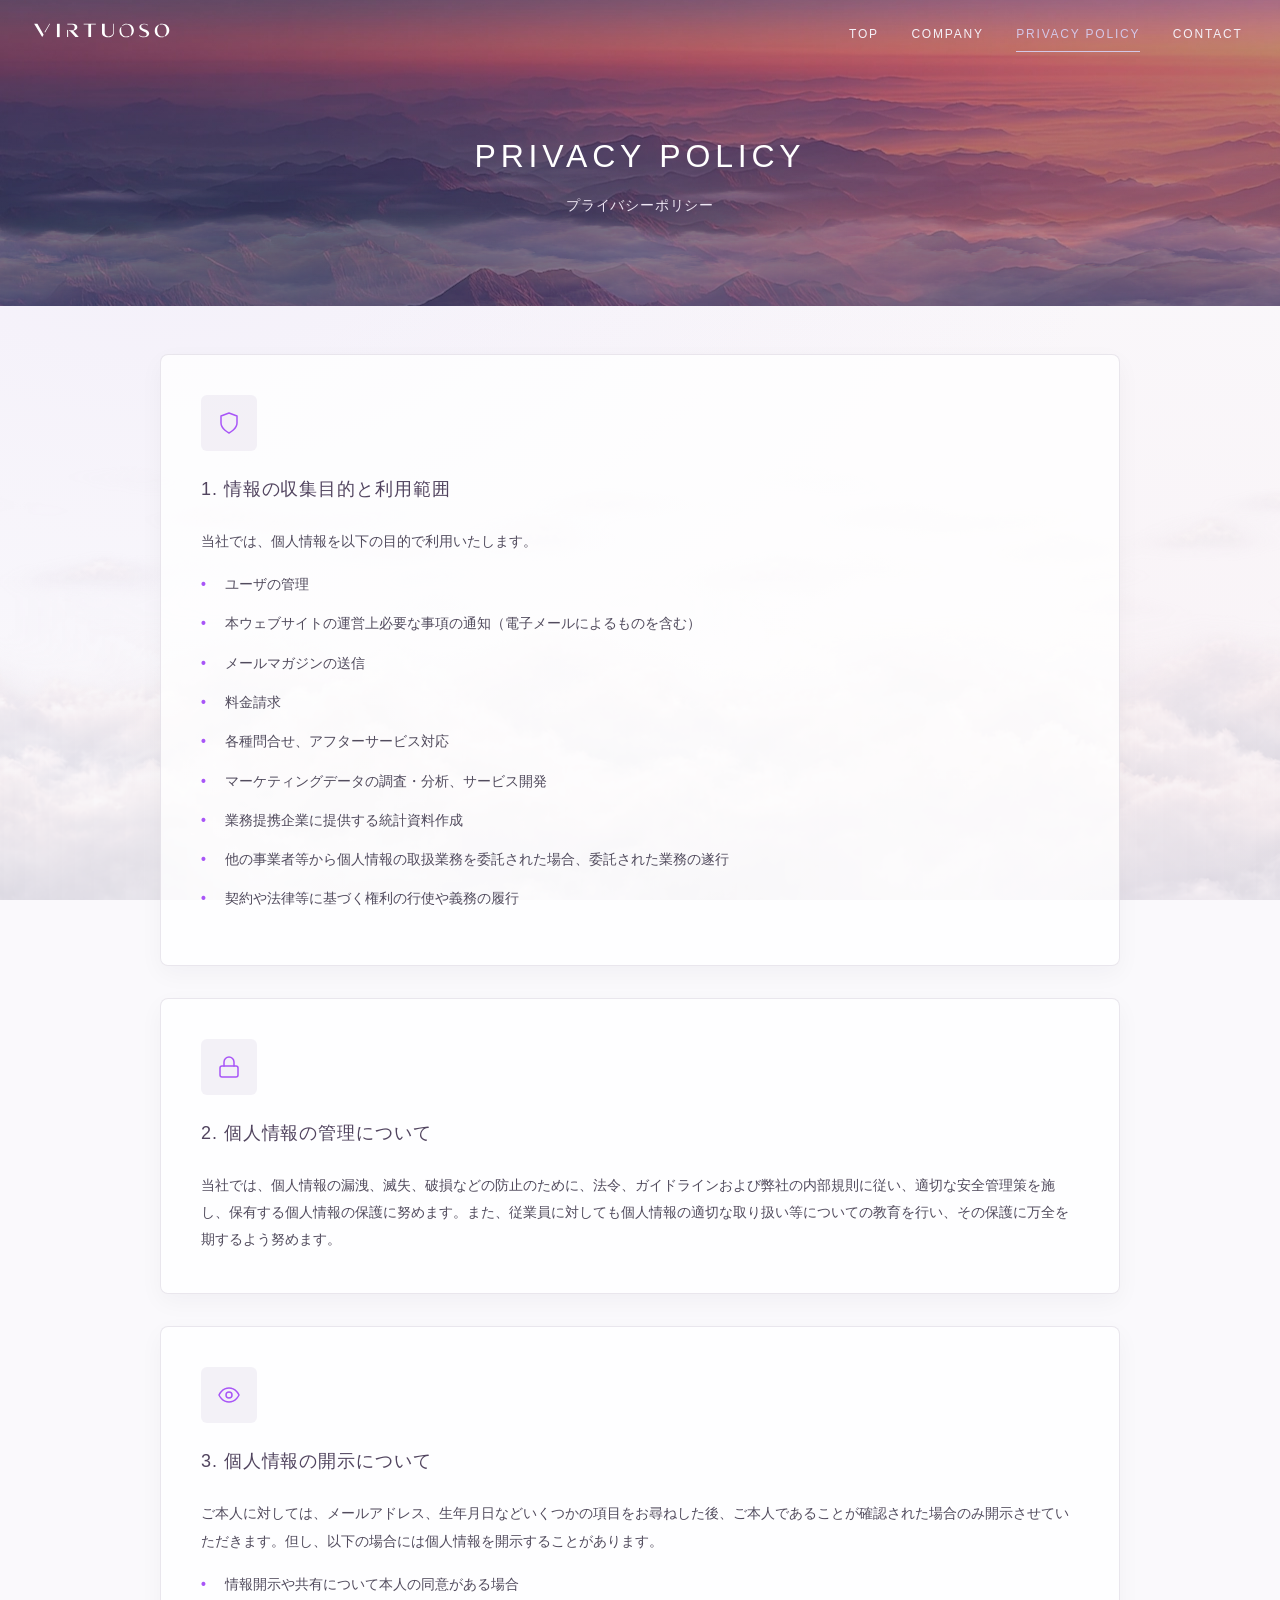
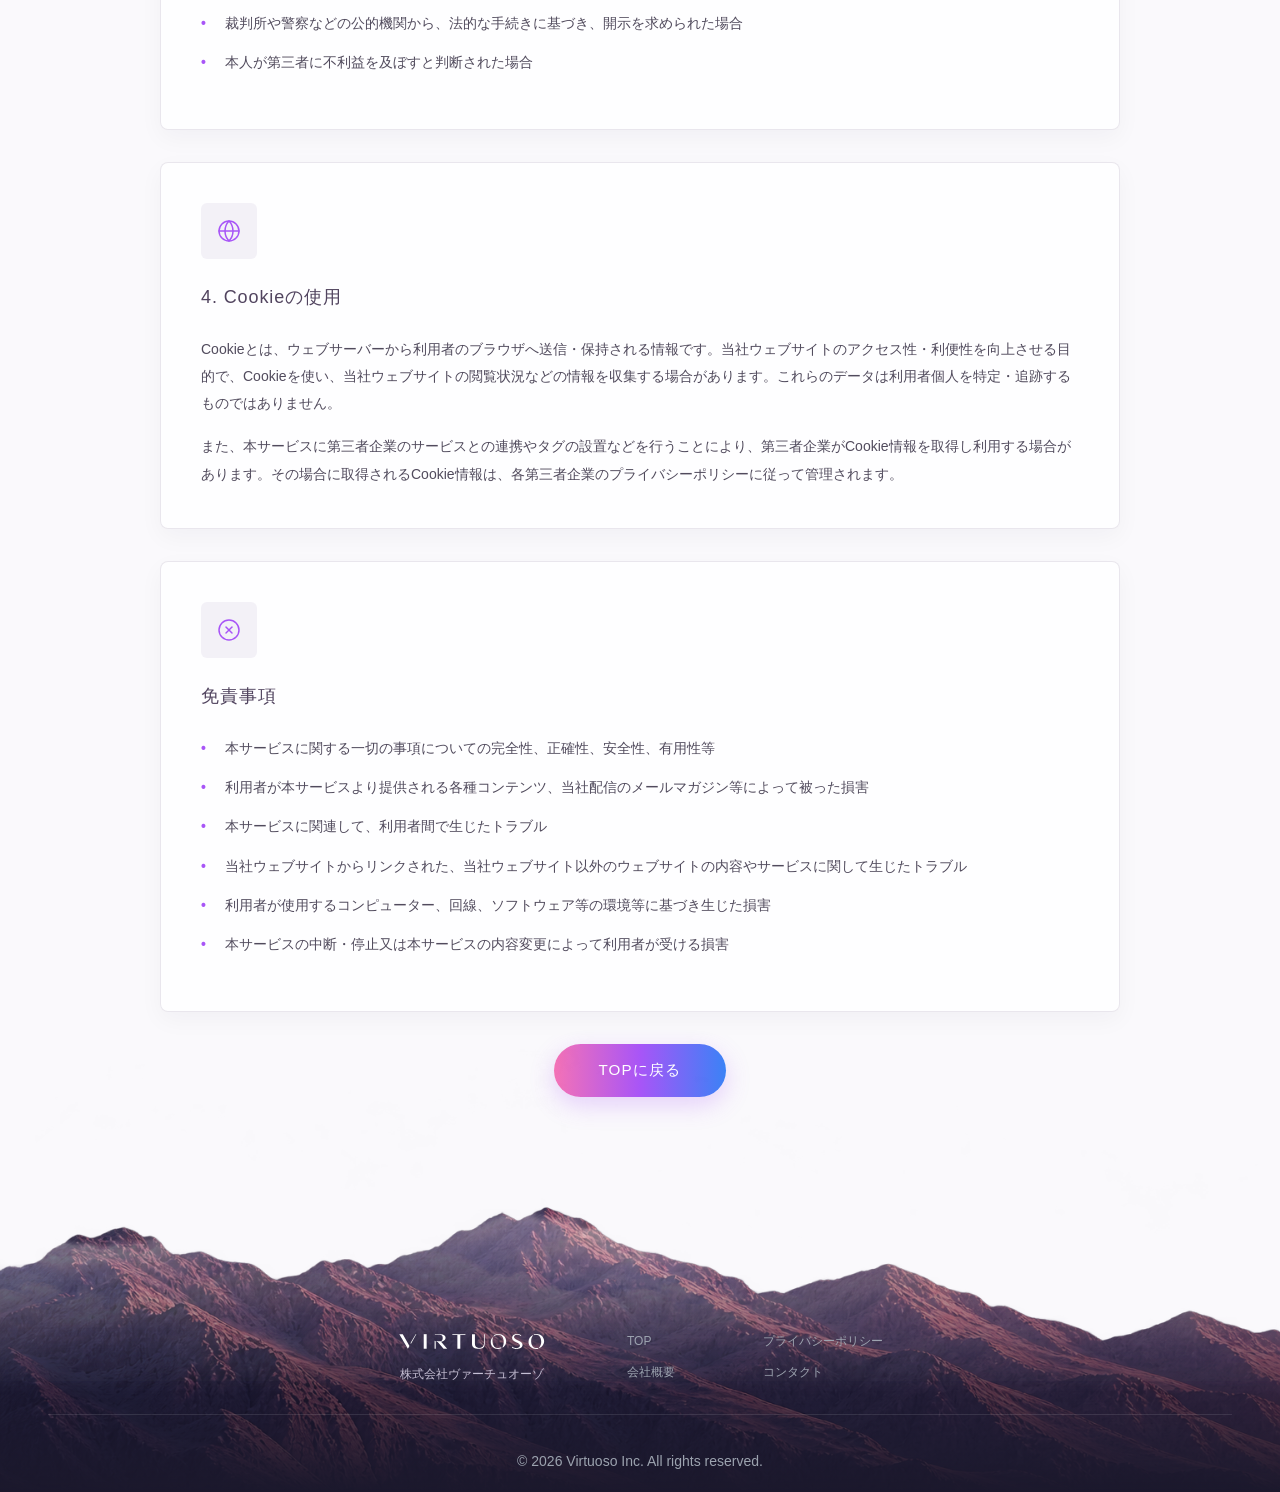
<file: privacy.html>
<!DOCTYPE html>
<html lang="ja">
  <head>
    <meta charset="UTF-8" />
    <meta name="viewport" content="width=device-width, initial-scale=1.0" />
    <title>プライバシーポリシー | Virtuoso Inc.</title>
    <meta
      name="description"
      content="株式会社ヴァーチュオーゾのプライバシーポリシーページです。"
    />
    <link rel="stylesheet" href="css/style.css" />
    <link rel="stylesheet" href="css/privacy.css" />
      <link rel="stylesheet" href="css/subpages.css">
</head>
  <body class="subpage">
    <!-- Navigation -->
    <nav class="nav" id="nav">
      <div class="nav-container">
        <div class="nav-logo">
          <a href="/" aria-label="VIRTUOSO トップページ"><img class="brand-wordmark" src="assets/images/VIRTUOSO-wordmark.svg" alt="VIRTUOSO" width="1600" height="237"></a>
        </div>
        <div class="nav-links" id="primary-navigation">
          <a href="/" class="nav-link">TOP</a>
          <a href="about.html" class="nav-link">COMPANY</a>
          <a href="privacy.html" class="nav-link active">PRIVACY POLICY</a>
          <a href="contact.html" class="nav-link">CONTACT</a>
        </div>
        <button
          class="nav-toggle"
          type="button"
          aria-label="メニューを開く"
          aria-controls="primary-navigation"
          aria-expanded="false"
        >
          <span></span>
          <span></span>
          <span></span>
        </button>
      </div>
    </nav>

    <section class="subpage-hero" aria-labelledby="page-title">
      <div class="hero-cloud subpage-cloud" aria-hidden="true"></div>
      <div class="subpage-hero-content">
        <h1 id="page-title">PRIVACY POLICY</h1>
        <p>プライバシーポリシー</p>
      </div>
    </section>


    <div class="scroll-bg-global" id="scrollBgGlobal" aria-hidden="true">
      <div class="hero-cloud ambient-cloud"></div>
      <canvas id="scroll-bg-canvas"></canvas>
      <div class="scroll-bg-vignette"></div>
    </div>

    <!-- Privacy Policy Section -->
    <section class="privacy-section">
      <div class="privacy-bg"></div>
      <div class="privacy-orb privacy-orb-1"></div>
      <div class="privacy-orb privacy-orb-2"></div>

      <div class="container-small">
        <!-- Header -->


        <!-- Privacy Content -->
        <div class="privacy-content">
          <!-- Section 1 -->
          <div class="privacy-card fade-up delay-1">
            <div class="privacy-icon">
              <svg
                xmlns="http://www.w3.org/2000/svg"
                width="24"
                height="24"
                viewBox="0 0 24 24"
                fill="none"
                stroke="currentColor"
                stroke-width="1.5"
                stroke-linecap="round"
                stroke-linejoin="round"
              >
                <path d="M12 22s8-4 8-10V5l-8-3-8 3v7c0 6 8 10 8 10"></path>
              </svg>
            </div>
            <h2 class="privacy-title">1. 情報の収集目的と利用範囲</h2>
            <div class="privacy-text">
              <p>当社では、個人情報を以下の目的で利用いたします。</p>
              <ul>
                <li>ユーザの管理</li>
                <li>
                  本ウェブサイトの運営上必要な事項の通知（電子メールによるものを含む）
                </li>
                <li>メールマガジンの送信</li>
                <li>料金請求</li>
                <li>各種問合せ、アフターサービス対応</li>
                <li>マーケティングデータの調査・分析、サービス開発</li>
                <li>業務提携企業に提供する統計資料作成</li>
                <li>
                  他の事業者等から個人情報の取扱業務を委託された場合、委託された業務の遂行
                </li>
                <li>契約や法律等に基づく権利の行使や義務の履行</li>
              </ul>
            </div>
          </div>

          <!-- Section 2 -->
          <div class="privacy-card fade-up delay-2">
            <div class="privacy-icon">
              <svg
                xmlns="http://www.w3.org/2000/svg"
                width="24"
                height="24"
                viewBox="0 0 24 24"
                fill="none"
                stroke="currentColor"
                stroke-width="1.5"
                stroke-linecap="round"
                stroke-linejoin="round"
              >
                <rect width="18" height="11" x="3" y="11" rx="2" ry="2"></rect>
                <path d="M7 11V7a5 5 0 0 1 10 0v4"></path>
              </svg>
            </div>
            <h2 class="privacy-title">2. 個人情報の管理について</h2>
            <div class="privacy-text">
              <p>
                当社では、個人情報の漏洩、滅失、破損などの防止のために、法令、ガイドラインおよび弊社の内部規則に従い、適切な安全管理策を施し、保有する個人情報の保護に努めます。また、従業員に対しても個人情報の適切な取り扱い等についての教育を行い、その保護に万全を期するよう努めます。
              </p>
            </div>
          </div>

          <!-- Section 3 -->
          <div class="privacy-card fade-up delay-3">
            <div class="privacy-icon">
              <svg
                xmlns="http://www.w3.org/2000/svg"
                width="24"
                height="24"
                viewBox="0 0 24 24"
                fill="none"
                stroke="currentColor"
                stroke-width="1.5"
                stroke-linecap="round"
                stroke-linejoin="round"
              >
                <path d="M2 12s3-7 10-7 10 7 10 7-3 7-10 7-10-7-10-7Z"></path>
                <circle cx="12" cy="12" r="3"></circle>
              </svg>
            </div>
            <h2 class="privacy-title">3. 個人情報の開示について</h2>
            <div class="privacy-text">
              <p>
                ご本人に対しては、メールアドレス、生年月日などいくつかの項目をお尋ねした後、ご本人であることが確認された場合のみ開示させていただきます。但し、以下の場合には個人情報を開示することがあります。
              </p>
              <ul>
                <li>情報開示や共有について本人の同意がある場合</li>
                <li>
                  裁判所や警察などの公的機関から、法的な手続きに基づき、開示を求められた場合
                </li>
                <li>本人が第三者に不利益を及ぼすと判断された場合</li>
              </ul>
            </div>
          </div>

          <!-- Section 4 -->
          <div class="privacy-card fade-up delay-4">
            <div class="privacy-icon">
              <svg
                xmlns="http://www.w3.org/2000/svg"
                width="24"
                height="24"
                viewBox="0 0 24 24"
                fill="none"
                stroke="currentColor"
                stroke-width="1.5"
                stroke-linecap="round"
                stroke-linejoin="round"
              >
                <circle cx="12" cy="12" r="10"></circle>
                <path
                  d="M12 2a14.5 14.5 0 0 0 0 20 14.5 14.5 0 0 0 0-20"
                ></path>
                <path d="M2 12h20"></path>
              </svg>
            </div>
            <h2 class="privacy-title">4. Cookieの使用</h2>
            <div class="privacy-text">
              <p>
                Cookieとは、ウェブサーバーから利用者のブラウザへ送信・保持される情報です。当社ウェブサイトのアクセス性・利便性を向上させる目的で、Cookieを使い、当社ウェブサイトの閲覧状況などの情報を収集する場合があります。これらのデータは利用者個人を特定・追跡するものではありません。
              </p>
              <p>
                また、本サービスに第三者企業のサービスとの連携やタグの設置などを行うことにより、第三者企業がCookie情報を取得し利用する場合があります。その場合に取得されるCookie情報は、各第三者企業のプライバシーポリシーに従って管理されます。
              </p>
            </div>
          </div>

          <!-- Section 5 -->
          <div class="privacy-card fade-up delay-4">
            <div class="privacy-icon">
              <svg
                xmlns="http://www.w3.org/2000/svg"
                width="24"
                height="24"
                viewBox="0 0 24 24"
                fill="none"
                stroke="currentColor"
                stroke-width="1.5"
                stroke-linecap="round"
                stroke-linejoin="round"
              >
                <circle cx="12" cy="12" r="10"></circle>
                <path d="m15 9-6 6"></path>
                <path d="m9 9 6 6"></path>
              </svg>
            </div>
            <h2 class="privacy-title">免責事項</h2>
            <div class="privacy-text">
              <ul>
                <li>
                  本サービスに関する一切の事項についての完全性、正確性、安全性、有用性等
                </li>
                <li>
                  利用者が本サービスより提供される各種コンテンツ、当社配信のメールマガジン等によって被った損害
                </li>
                <li>本サービスに関連して、利用者間で生じたトラブル</li>
                <li>
                  当社ウェブサイトからリンクされた、当社ウェブサイト以外のウェブサイトの内容やサービスに関して生じたトラブル
                </li>
                <li>
                  利用者が使用するコンピューター、回線、ソフトウェア等の環境等に基づき生じた損害
                </li>
                <li>
                  本サービスの中断・停止又は本サービスの内容変更によって利用者が受ける損害
                </li>
              </ul>
            </div>
          </div>
        </div>

        <!-- Back to top button (match company page style) -->
        <div
          class="privacy-back-button fade-up delay-4"
          style="text-align: center; margin-top: 2rem"
        >
          <a
            href="/"
            style="
              display: inline-block;
              padding: 0.9rem 2.8rem;
              border-radius: 999px;
              background: linear-gradient(90deg, #f472b6, #a855f7, #3b82f6);
              color: #fff;
              font-size: 0.95rem;
              letter-spacing: 0.08em;
              font-weight: 400;
              text-decoration: none;
              box-shadow: 0 8px 24px rgba(168, 85, 247, 0.25);
              transition: transform 150ms ease, box-shadow 150ms ease;
            "
          >
            TOPに戻る
          </a>
        </div>
      </div>
    </section>

    <!-- Footer -->
    <footer class="footer">
      <div class="footer-bg"></div>
      <div class="hero-cloud footer-cloud" aria-hidden="true"></div>
      <div class="footer-overlay"></div>
      <div class="footer-grid"></div>

      <div class="container">
        <div class="footer-content fade-up">
          <div class="footer-company">
            <h3 class="footer-title"><img class="brand-wordmark" src="assets/images/VIRTUOSO-wordmark.svg" alt="VIRTUOSO" width="1600" height="237"></h3>
            <p class="footer-subtitle">株式会社ヴァーチュオーゾ</p>
          </div>

          <div class="footer-links">
            <nav class="footer-nav">
              <a href="/" class="footer-link">TOP</a>
              <a href="about.html" class="footer-link">会社概要</a>
            </nav>
            <nav class="footer-nav">
              <a href="privacy.html" class="footer-link"
                >プライバシーポリシー</a
              >
              <a href="contact.html" class="footer-link">コンタクト</a>
            </nav>
          </div>
        </div>

        <div class="footer-copyright fade-up delay-1">
          <p>
            &copy; <span id="year"></span> Virtuoso Inc. All rights reserved.
          </p>
        </div>
      </div>
    </footer>

    <script src="js/script.js"></script>
  </body>
</html>
</file>
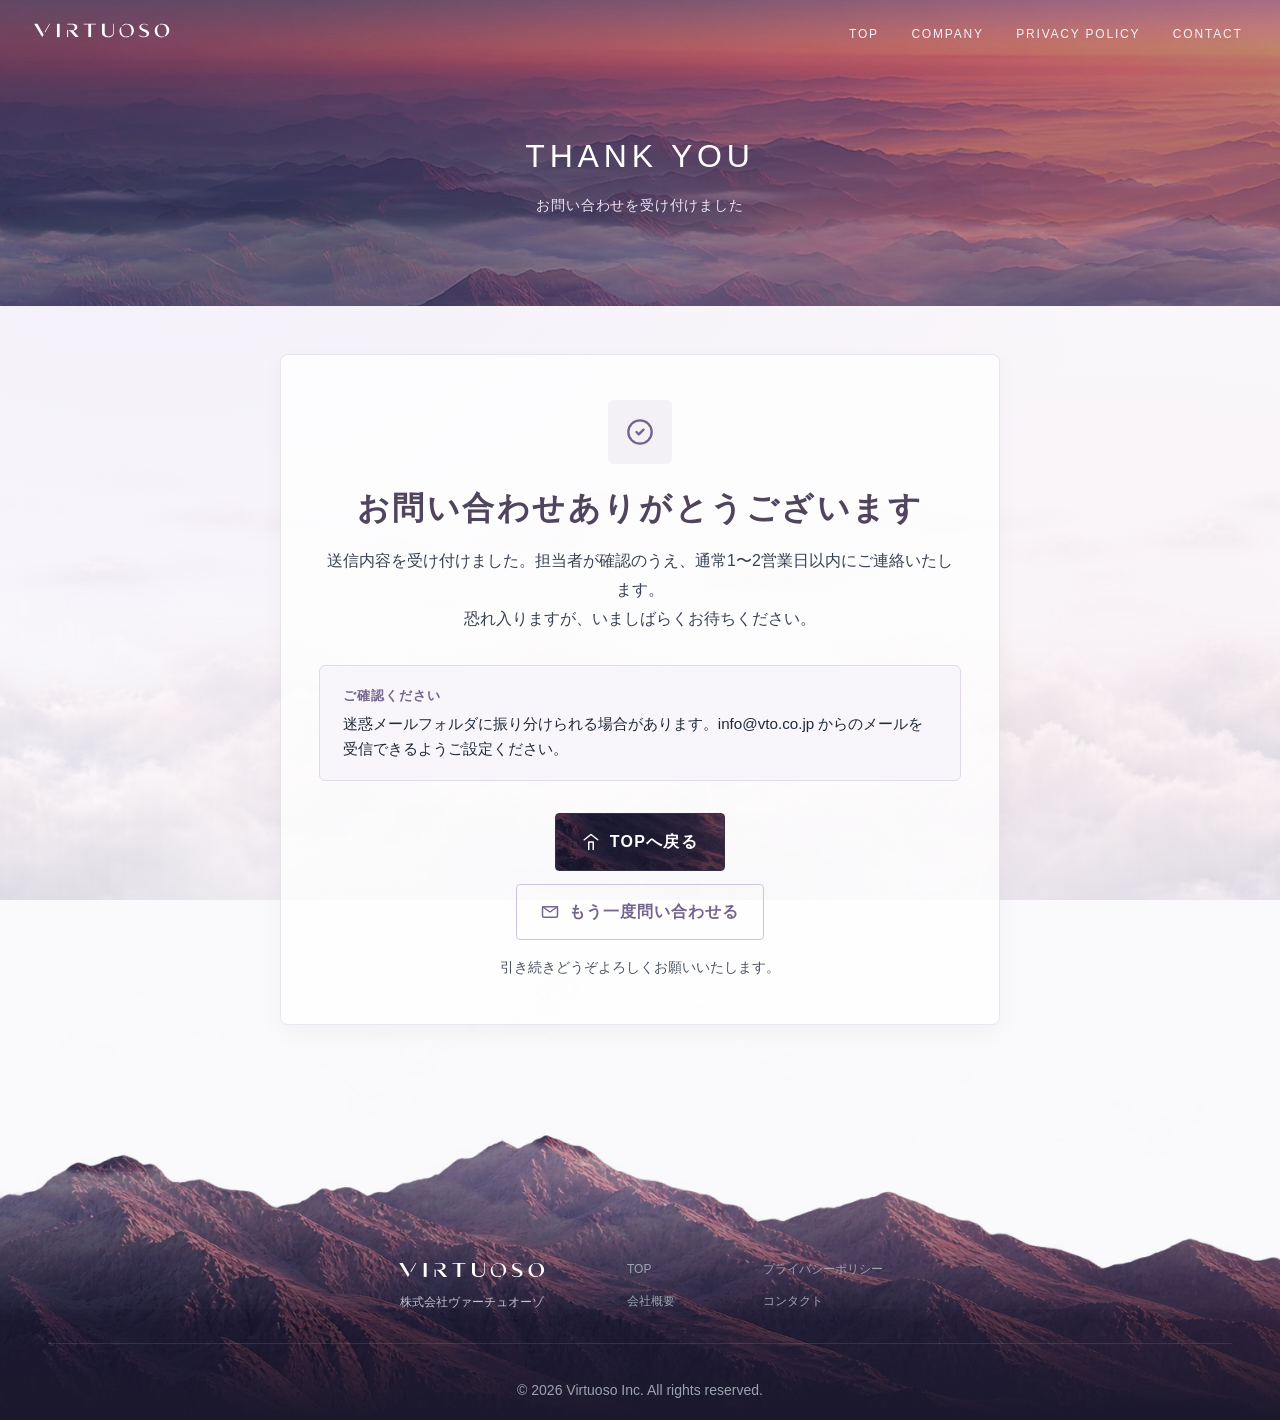
<file: thank-you.html>
<!DOCTYPE html>
<html lang="ja">
<head>
    <meta charset="UTF-8">
    <meta name="viewport" content="width=device-width, initial-scale=1.0">
    <title>お問い合わせありがとうございます | Virtuoso Inc.</title>
    <meta name="description" content="お問い合わせ送信完了ページ。">
    <link rel="preconnect" href="https://fonts.googleapis.com">
    <link rel="preconnect" href="https://fonts.gstatic.com" crossorigin>
    <link href="https://fonts.googleapis.com/css2?family=Cormorant+Garamond:wght@300;400;500;600;700&display=swap" rel="stylesheet">
    <link rel="stylesheet" href="css/style.css">
    <style>
        body { background: #f5f7fb; }
        .thanks-shell { position: relative; padding: 6rem 1.5rem 5rem; overflow: hidden; }
        .thanks-bg { position: absolute; inset: 0; background: radial-gradient(circle at 20% 20%, rgba(168,85,247,0.14), transparent 35%), radial-gradient(circle at 80% 10%, rgba(59,130,246,0.12), transparent 32%), radial-gradient(circle at 70% 80%, rgba(16,185,129,0.12), transparent 30%); opacity: 0.8; }
        .thanks-card { position: relative; max-width: 720px; margin: 0 auto; background: rgba(255,255,255,0.82); backdrop-filter: blur(10px); border: 1px solid rgba(255,255,255,0.6); border-radius: 24px; padding: 2.8rem 2.4rem; box-shadow: 0 24px 60px rgba(79,70,229,0.12); }
        .thanks-icon { width: 64px; height: 64px; margin: 0 auto 1.2rem; display: grid; place-items: center; border-radius: 50%; background: linear-gradient(135deg, #34d399, #60a5fa, #a78bfa); color: #fff; box-shadow: 0 12px 36px rgba(99,102,241,0.25); }
        .thanks-title { text-align: center; font-size: 2rem; letter-spacing: 0.08em; color: #1f2937; margin-bottom: 0.8rem; }
        .thanks-lead { text-align: center; font-size: 1rem; line-height: 1.8; color: #374151; margin-bottom: 2rem; font-weight: 300; }
        .thanks-grid { display: grid; grid-template-columns: repeat(auto-fit, minmax(260px, 1fr)); gap: 1rem; margin-bottom: 2rem; }
        .thanks-panel { background: linear-gradient(135deg, rgba(236,254,255,0.8), rgba(243,232,255,0.8)); border: 1px solid rgba(99,102,241,0.18); border-radius: 18px; padding: 1.2rem 1.4rem; color: #1f2937; font-size: 0.95rem; font-weight: 300; box-shadow: inset 0 1px 0 rgba(255,255,255,0.6); }
        .thanks-panel strong { display: block; font-size: 0.8rem; letter-spacing: 0.08em; color: #6d28d9; margin-bottom: 0.4rem; }
        .thanks-actions { display: flex; flex-direction: column; gap: 0.8rem; align-items: center; justify-content: center; }
        .btn-primary { position: relative; display: inline-flex; align-items: center; justify-content: center; gap: 0.6rem; padding: 0.95rem 1.6rem; border-radius: 999px; color: #fff; font-weight: 600; letter-spacing: 0.08em; overflow: hidden; border: none; background: linear-gradient(90deg, #34d399, #60a5fa, #a78bfa); box-shadow: 0 12px 32px rgba(79,70,229,0.25); text-decoration: none; transition: transform 0.15s ease; }
        .btn-primary:hover { transform: translateY(-2px); }
        .btn-secondary { display: inline-flex; align-items: center; justify-content: center; gap: 0.6rem; padding: 0.9rem 1.5rem; border-radius: 999px; color: #6d28d9; font-weight: 600; letter-spacing: 0.06em; border: 1px solid #e0d7ff; background: rgba(255,255,255,0.92); text-decoration: none; transition: border-color 0.15s ease, transform 0.15s ease; }
        .btn-secondary:hover { border-color: #c4b5fd; transform: translateY(-2px); }
        .thanks-note { text-align: center; font-size: 0.9rem; color: #4b5563; margin-top: 1rem; font-weight: 300; }
    </style>
    <link rel="stylesheet" href="css/subpages.css">
</head>
<body class="subpage">
    <nav class="nav" id="nav">
        <div class="nav-container">
            <div class="nav-logo">
                <a href="/" aria-label="VIRTUOSO トップページ"><img class="brand-wordmark" src="assets/images/VIRTUOSO-wordmark.svg" alt="VIRTUOSO" width="1600" height="237"></a>
            </div>
            <div class="nav-links" id="primary-navigation">
                <a href="/" class="nav-link">TOP</a>
                <a href="about.html" class="nav-link">COMPANY</a>
                <a href="privacy.html" class="nav-link">PRIVACY POLICY</a>
                <a href="contact.html" class="nav-link">CONTACT</a>
            </div>
            <button
                class="nav-toggle"
                type="button"
                aria-label="メニューを開く"
                aria-controls="primary-navigation"
                aria-expanded="false"
            >
                <span></span>
                <span></span>
                <span></span>
            </button>
        </div>
    </nav>
    <div class="scroll-bg-global" id="scrollBgGlobal" aria-hidden="true">
      <div class="hero-cloud ambient-cloud"></div>
    </div>

    <section class="subpage-hero" aria-labelledby="page-title">
      <div class="hero-cloud subpage-cloud" aria-hidden="true"></div>
      <div class="subpage-hero-content">
        <h1 id="page-title">THANK YOU</h1>
        <p>お問い合わせを受け付けました</p>
      </div>
    </section>


    <main class="thanks-shell">
        <div class="thanks-bg"></div>
        <div class="thanks-card">
            <div class="thanks-icon" aria-hidden="true">
                <svg xmlns="http://www.w3.org/2000/svg" width="28" height="28" viewBox="0 0 24 24" fill="none" stroke="currentColor" stroke-width="2" stroke-linecap="round" stroke-linejoin="round"><path d="M9 12l2 2 4-4"></path><circle cx="12" cy="12" r="10"></circle></svg>
            </div>
            <h2 class="thanks-title">お問い合わせありがとうございます</h2>
            <p class="thanks-lead">送信内容を受け付けました。担当者が確認のうえ、通常1〜2営業日以内にご連絡いたします。<br>恐れ入りますが、いましばらくお待ちください。</p>

            <div class="thanks-grid">
                <div class="thanks-panel">
                    <strong>ご確認ください</strong>
                    迷惑メールフォルダに振り分けられる場合があります。info@vto.co.jp からのメールを受信できるようご設定ください。
                </div>
            </div>

            <div class="thanks-actions">
                <a class="btn-primary" href="/">
                    <svg xmlns="http://www.w3.org/2000/svg" width="18" height="18" viewBox="0 0 24 24" fill="none" stroke="currentColor" stroke-width="2" stroke-linecap="round" stroke-linejoin="round"><path d="M3 9l9-7 9 7"></path><path d="M9 22V12h6v10"></path></svg>
                    TOPへ戻る
                </a>
                <a class="btn-secondary" href="contact.html">
                    <svg xmlns="http://www.w3.org/2000/svg" width="18" height="18" viewBox="0 0 24 24" fill="none" stroke="currentColor" stroke-width="2" stroke-linecap="round" stroke-linejoin="round"><rect width="20" height="14" x="2" y="5" rx="2"></rect><path d="m22 5-10 7L2 5"></path></svg>
                    もう一度問い合わせる
                </a>
            </div>
            <p class="thanks-note">引き続きどうぞよろしくお願いいたします。</p>
        </div>
    </main>

<footer class="footer">
        <div class="footer-bg"></div>
      <div class="hero-cloud footer-cloud" aria-hidden="true"></div>
        <div class="footer-overlay"></div>
        <div class="footer-grid"></div>

        <div class="container">
            <div class="footer-content fade-up">
                <div class="footer-company">
                    <h3 class="footer-title"><img class="brand-wordmark" src="assets/images/VIRTUOSO-wordmark.svg" alt="VIRTUOSO" width="1600" height="237"></h3>
                    <p class="footer-subtitle">株式会社ヴァーチュオーゾ</p>
                </div>

                <div class="footer-links">
                    <nav class="footer-nav">
                        <a href="/" class="footer-link">TOP</a>
                        <a href="about.html" class="footer-link">会社概要</a>
                    </nav>
                    <nav class="footer-nav">
                        <a href="privacy.html" class="footer-link">プライバシーポリシー</a>
                        <a href="contact.html" class="footer-link">コンタクト</a>
                    </nav>
                </div>
            </div>

            <div class="footer-copyright fade-up delay-1">
                <p>&copy; <span id="year"></span> Virtuoso Inc. All rights reserved.</p>
            </div>
        </div>
    </footer>
    <script src="js/script.js"></script>
</body>
</html>
</file>
<file: css/style.css>
/* =========================
   Cookiebot サイズ調整（サイトCSS干渉対策）
   ========================= */

/* Cookiebotバナー全体の基本文字サイズ */
#CybotCookiebotDialog {
  font-size: 12px !important;
}

/* 見出し */
#CybotCookiebotDialogBodyContentTitle {
  font-size: 16px !important;
  line-height: 1.3 !important;
}

/* 説明文 */
#CybotCookiebotDialogBodyContentText {
  font-size: 13px !important;
  line-height: 1.55 !important;
}

/* カテゴリ表示や詳細枠など */
#CybotCookiebotDialogBodyLevelButtonsSelectPane,
#CybotCookiebotDialogBodyLevelDetailsWrapper {
  font-size: 13px !important;
}

/* ボタンサイズ（サイトCSSに引っ張られて大きくなるのを固定） */
#CybotCookiebotDialogBodyButtonsWrapper button {
  font-size: 12px !important;
  padding: 8px 12px !important;
  min-height: 34px !important;
}

/* 「詳細」リンク等 */
#CybotCookiebotDialogBodyLevelButtonsSelectPane a,
#CybotCookiebotDialogBodyContentText a {
  font-size: 13px !important;
}

/* PC/全体：トグルを少し小さく */
#CybotCookiebotDialogBodyLevelButtonsSelectPane .CybotCookiebotDialogBodyLevelButton {
  padding: 8px 0 !important;
}

#CybotCookiebotDialogBodyLevelButtonsSelectPane .CybotCookiebotDialogBodyLevelButtonSlider {
  transform: scale(0.85);
  transform-origin: right center;
}

/* Cookiebot は transform 縮小を使わず、幅で安定表示 */
div#CybotCookiebotDialog {
  transform: none !important;
  transform-origin: center bottom;
  right: 12px !important;
  left: auto !important;
  bottom: 12px !important;
  width: min(440px, calc(100vw - 24px)) !important;
  max-width: min(440px, calc(100vw - 24px)) !important;
  box-sizing: border-box !important;
}

/* スマホ時は「全て許可」のフォントサイズに合わせて全体を縮小 */
@media (max-width: 768px) {
  #CybotCookiebotDialog {
    font-size: 12px !important;
    left: 0 !important;
    right: 0 !important;
    bottom: 0 !important;
    width: 100% !important;
    max-width: 100% !important;
    margin: 0 auto !important;
    box-sizing: border-box !important;
  }

  div#CybotCookiebotDialog {
    transform: none !important;
    left: 0 !important;
    right: 0 !important;
    bottom: 0 !important;
    width: 100% !important;
    margin: 0 auto !important;
    max-width: 100% !important;
  }

  #CybotCookiebotDialogBodyContentTitle,
  #CybotCookiebotDialogBodyContentText,
  #CybotCookiebotDialogBodyLevelButtonsSelectPane,
  #CybotCookiebotDialogBodyLevelButtonsSelectPane *,
  #CybotCookiebotDialogBodyLevelDetailsWrapper,
  #CybotCookiebotDialogBodyLevelDetailsWrapper *,
  #CybotCookiebotDialogBodyLevelButtonsSelectPane a,
  #CybotCookiebotDialogBodyContentText a {
    font-size: 12px !important;
    line-height: 1.45 !important;
  }

  #CybotCookiebotDialogBodyButtonsWrapper button {
    font-size: 12px !important;
    padding: 8px 12px !important;
    min-height: 34px !important;
  }

  #CybotCookiebotDialogBodyLevelButtonsSelectPane .CybotCookiebotDialogBodyLevelButton {
    padding: 8px 0 !important;
  }

  #CybotCookiebotDialogBodyLevelButtonsSelectPane .CybotCookiebotDialogBodyLevelButtonSlider {
    transform: scale(0.85);
    transform-origin: right center;
  }
}
/* ===== Gallery Section ===== */
.gallery {
  padding: 6rem 0 4rem;
  scroll-margin-top: 90px;
}

.gallery-rows {
  display: flex;
  flex-direction: column;
  gap: 1.5rem;
  margin-top: 2.5rem;
  margin-bottom: 2.5rem;
}

.gallery-row {
  display: grid;
  justify-content: center;
  align-items: stretch;
  gap: 1.5rem;
}

.gallery-row.row-1 {
  grid-template-columns: repeat(5, minmax(130px, 170px));
}

.gallery-row.row-2 {
  grid-template-columns: repeat(5, minmax(130px, 170px));
}

.gallery-row.row-3 {
  grid-template-columns: repeat(5, minmax(130px, 170px));
}

.gallery-card {
  display: flex;
  align-items: center;
  justify-content: center;
  width: 100%;
  max-width: 170px;
  min-width: 130px;
  aspect-ratio: 1 / 1;
  border-radius: 8px; /* quick revert: set to 0 */
  overflow: hidden;
  position: relative;
  isolation: isolate;
  opacity: 0;
  transform: translateY(26px) scale(0.96);
  filter: blur(6px) saturate(0.9);
  transition: transform 1.4s cubic-bezier(0.16, 1, 0.3, 1), opacity 1s ease,
    filter 1s ease, box-shadow 1.4s ease, background 1s ease;
  box-shadow: 0 10px 40px rgba(0, 0, 0, 0.08);
  --gallery-delay: 0ms;
  transition-delay: var(--gallery-delay);
  background: linear-gradient(
    135deg,
    rgba(255, 255, 255, 0.08),
    rgba(255, 255, 255, 0.02)
  );
  border: 1px solid rgba(255, 255, 255, 0.05);
  backdrop-filter: blur(4px);
}

.gallery-card::before {
  content: "";
  position: absolute;
  inset: 0;
  background: linear-gradient(180deg, rgba(255, 255, 255, 0.16), rgba(255, 255, 255, 0));
  opacity: 0;
  transition: opacity 0.35s ease;
  pointer-events: none;
  z-index: 2;
}

.gallery-card::after {
  content: "";
  position: absolute;
  inset: 0;
  background: radial-gradient(
      circle at 30% 30%,
      rgba(255, 255, 255, 0.12),
      transparent 40%
    ),
    radial-gradient(
      circle at 80% 70%,
      rgba(168, 85, 247, 0.16),
      transparent 50%
    );
  opacity: 0;
  transition: opacity 1.2s ease;
  pointer-events: none;
  z-index: 1;
}

.gallery-card.in-view {
  opacity: 1;
  transform: translateY(0) scale(1);
  filter: none;
  box-shadow: 0 20px 60px rgba(24, 24, 35, 0.12),
    0 8px 30px rgba(168, 85, 247, 0.15);
}

.gallery-card.in-view::after {
  opacity: 1;
}

.gallery-media {
  width: 100%;
  height: 100%;
  object-fit: cover;
  object-position: center 60%;
  border-radius: 0;
  background: linear-gradient(180deg, #f8e8f3 0%, #e5ecff 100%);
  display: block;
  transition: transform 0.35s ease;
  position: relative;
  z-index: 0;
}

.gallery-card:hover .gallery-media {
  transform: scale(1.04);
}

.gallery-card:hover::before {
  opacity: 0.4;
}

@media (max-width: 1100px) {
  .gallery-row {
    gap: 1.2rem;
  }
  .gallery-row.row-1 {
    grid-template-columns: repeat(3, minmax(120px, 150px));
  }
  .gallery-row.row-2 {
    grid-template-columns: repeat(3, minmax(120px, 150px));
  }
  .gallery-row.row-3 {
    grid-template-columns: repeat(2, minmax(120px, 150px));
  }
}

@media (max-width: 800px) {
  .gallery {
    padding: 4rem 0 3rem;
  }
  .gallery .section-header {
    margin-bottom: 2.5rem;
  }
  .gallery-rows {
    display: grid;
    grid-template-columns: repeat(2, minmax(0, 1fr));
    gap: 1rem;
  }
  .gallery-row {
    display: contents;
  }
  .gallery-card {
    width: 100%;
    max-width: 220px;
    min-width: 0;
    aspect-ratio: 1 / 1;
  }
  .gallery-media {
    height: 100%;
  }
}
/* Reset and Base Styles */
* {
  margin: 0;
  padding: 0;
  box-sizing: border-box;
}

html {
  scroll-behavior: smooth;
}

:root {
  --hero-shadow-rgb: 106, 111, 141;
}

body {
  font-family: -apple-system, BlinkMacSystemFont, "Segoe UI", Roboto,
    "Helvetica Neue", Arial, "Noto Sans", sans-serif;
  font-weight: 300;
  color: #3a3a4a;
  line-height: 1.6;
  /* Clip horizontal overflow without creating a scrolling ancestor for sticky panels. */
  overflow-x: clip;
  background: #fbf7ff;
}

.container {
  max-width: 1280px;
  margin: 0 auto;
  padding: 0 2rem;
}

.container-small {
  max-width: 1024px;
  margin: 0 auto;
  padding: 0 2rem;
}

/* Navigation */
.nav {
  position: fixed;
  top: 0;
  left: 0;
  right: 0;
  z-index: 1000;
  transition: all 0.3s ease;
  animation: slideDown 0.6s ease;
}

@keyframes slideDown {
  from {
    transform: translateY(-100%);
  }
  to {
    transform: translateY(0);
  }
}

.nav.scrolled {
  background: transparent;
  backdrop-filter: none;
  box-shadow: none;
  border-bottom: 0;
}

.nav-container {
  position: relative;
  max-width: 1280px;
  margin: 0 auto;
  padding: 1rem 2rem;
  display: flex;
  justify-content: space-between;
  align-items: center;
}

.brand-wordmark {
  display: block;
  width: clamp(105px, 12vw, 140px);
  height: auto;
}

.nav-logo {
  flex-shrink: 0;
}

.nav-logo a {
  font-size: 1.25rem;
  font-weight: 300;
  letter-spacing: 0.1em;
  color: #25283a;
  text-decoration: none;
  text-shadow: 0 1px 14px rgba(255, 255, 255, 0.72);
  transition: transform 0.15s ease, color 0.15s ease, text-shadow 0.15s ease;
  display: inline-block;
}

.nav-logo a:hover {
  transform: scale(1.05);
  color: #6d4aff;
  text-shadow: 0 1px 16px rgba(255, 255, 255, 0.78);
}

.nav-links {
  display: flex;
  align-items: center;
  gap: 1.35rem;
  padding: 0.2rem 0;
  border: 0;
  border-radius: 0;
  background: transparent;
  box-shadow: none;
  backdrop-filter: none;
}

.nav-link {
  font-size: 0.75rem;
  font-weight: 300;
  letter-spacing: 0.15em;
  color: #25283a;
  text-decoration: none;
  position: relative;
  padding: 0.34rem 0.34rem;
  border-radius: 999px;
  text-shadow: 0 1px 14px rgba(255, 255, 255, 0.72);
  transition: color 0.15s ease, background-color 0.15s ease;
  animation: fadeInDown 0.5s ease backwards;
}

.nav-link:nth-child(1) {
  animation-delay: 0s;
}
.nav-link:nth-child(2) {
  animation-delay: 0.1s;
}
.nav-link:nth-child(3) {
  animation-delay: 0.2s;
}
.nav-link:nth-child(4) {
  animation-delay: 0.3s;
}

@keyframes fadeInDown {
  from {
    opacity: 0;
    transform: translateY(-20px);
  }
  to {
    opacity: 1;
    transform: translateY(0);
  }
}

.nav-link::after {
  content: "";
  position: absolute;
  bottom: -0.2rem;
  left: 0.34rem;
  width: 0;
  height: 1px;
  background: linear-gradient(90deg, #fda4af, #c084fc, #93c5fd);
  transition: width 0.3s ease;
}

.nav-link:hover {
  color: #6d4aff;
  background: rgba(255, 255, 255, 0.18);
}

.nav-link.active {
  color: #6d4aff;
  background: transparent;
}

.nav-link:hover::after,
.nav-link.active::after {
  width: calc(100% - 0.68rem);
}

.nav-toggle {
  display: none;
  width: 44px;
  height: 44px;
  border: 1px solid rgba(255, 255, 255, 0.58);
  border-radius: 999px;
  background: rgba(255, 255, 255, 0.56);
  box-shadow: 0 12px 30px rgba(80, 63, 126, 0.14);
  backdrop-filter: blur(16px);
  cursor: pointer;
  align-items: center;
  justify-content: center;
  flex-direction: column;
  gap: 5px;
  transition: transform 0.15s ease, background-color 0.15s ease;
}

.nav-toggle:hover {
  transform: translateY(-1px);
  background: rgba(255, 255, 255, 0.72);
}

.nav-toggle span {
  display: block;
  width: 18px;
  height: 2px;
  border-radius: 999px;
  background: #33354a;
  transition: transform 0.22s ease, opacity 0.18s ease;
}

.nav-toggle[aria-expanded="true"] span:nth-child(1) {
  transform: translateY(7px) rotate(45deg);
}

.nav-toggle[aria-expanded="true"] span:nth-child(2) {
  opacity: 0;
}

.nav-toggle[aria-expanded="true"] span:nth-child(3) {
  transform: translateY(-7px) rotate(-45deg);
}

/* Animated Background */
.animated-background {
  position: fixed;
  inset: 0;
  z-index: -10;
  overflow: hidden;
  pointer-events: none;
}

.gradient-orb {
  position: absolute;
  border-radius: 50%;
  filter: blur(80px);
  opacity: 0.2;
  animation: float 20s ease-in-out infinite;
}

.orb-1 {
  top: -25%;
  left: -12.5%;
  width: 800px;
  height: 800px;
  background: radial-gradient(
    circle,
    rgba(236, 72, 153, 0.3) 0%,
    transparent 70%
  );
  animation: float1 20s ease-in-out infinite;
}

.orb-2 {
  top: 25%;
  right: -12.5%;
  width: 600px;
  height: 600px;
  background: radial-gradient(
    circle,
    rgba(168, 85, 247, 0.3) 0%,
    transparent 70%
  );
  animation: float2 25s ease-in-out infinite;
}

.orb-3 {
  bottom: 25%;
  left: 33.33%;
  width: 700px;
  height: 700px;
  background: radial-gradient(
    circle,
    rgba(59, 130, 246, 0.3) 0%,
    transparent 70%
  );
  animation: float3 30s ease-in-out infinite;
}

@keyframes float1 {
  0%,
  100% {
    transform: translate(0, 0) scale(1);
  }
  50% {
    transform: translate(100px, -50px) scale(1.1);
  }
}

@keyframes float2 {
  0%,
  100% {
    transform: translate(0, 0) scale(1);
  }
  50% {
    transform: translate(-80px, 100px) scale(1.2);
  }
}

@keyframes float3 {
  0%,
  100% {
    transform: translate(0, 0) scale(1);
  }
  50% {
    transform: translate(-100px, -80px) scale(1.15);
  }
}

.particles {
  position: absolute;
  width: 100%;
  height: 100%;
}

.particle {
  position: absolute;
  width: 4px;
  height: 4px;
  background: linear-gradient(90deg, #fda4af, #c084fc);
  border-radius: 50%;
  animation: particleFloat 7s ease-in-out infinite;
}

@keyframes particleFloat {
  0%,
  100% {
    opacity: 0.2;
    transform: translateY(0);
  }
  50% {
    opacity: 0.5;
    transform: translateY(-30px);
  }
}

/* Hero Section */
@keyframes heroReveal {
  from { opacity: 0; }
  to { opacity: 1; }
}

.hero {
  animation: heroReveal 1.6s ease-out both;
}

@media (prefers-reduced-motion: reduce) {
  .hero { animation: none; }
  .hero .fade-in { animation: none; }
}

.hero {
  position: relative;
  height: 100vh;
  min-height: 100vh;
  width: 100%;
  overflow: hidden;
  background: #000;
}

.hero::after {
  content: "";
  position: absolute;
  inset: 0;
  z-index: 1;
  pointer-events: none;
  background: linear-gradient(
    180deg,
    rgba(var(--hero-shadow-rgb), 0) 70%,
    rgba(var(--hero-shadow-rgb), 0.56) 100%
  );
  display: none;
}

.hero-img {
  position: absolute;
  inset: 0;
  width: 100%;
  height: 100%;
  object-fit: cover;
  object-position: center;
  background: linear-gradient(180deg, #f6d8ea 0%, #d9e1ff 100%);
  transform: scale(1.10); /* crop harder to hide any letterbox */
  transform-origin: center;
  z-index: 0;
  display: block;
  pointer-events: none;
}

.hero-cloud {
  --cloud-tile-width: max(100vw, 174vh);
  /* Keep the sky above the horizon completely clear, including soft haze. */
  mask-image: linear-gradient(to bottom, transparent 50%, #000 65%);
  position: absolute;
  inset: -8% 0;
  opacity: 0.38;
  z-index: 1;
  pointer-events: none;
  animation: cloudWave 18s ease-in-out infinite;
}

.hero-cloud::before,
.hero-cloud::after {
  content: "";
  position: absolute;
  inset: 0;
  left: calc(-1 * var(--cloud-tile-width));
  background-image: url("../assets/images/hero-cloud-tile-v3.png");
  background-repeat: repeat-x;
  background-size: var(--cloud-tile-width) 100%;
  /* Feather each tile and fill its seam with a half-tile-offset layer. */
  mask-image: linear-gradient(90deg, transparent, #000 50%, transparent);
  mask-size: var(--cloud-tile-width) 100%;
  mask-repeat: repeat-x;
  animation: cloudFlow 100s linear infinite;
  will-change: transform;
}

.hero-cloud::after {
  background-position: calc(var(--cloud-tile-width) / 2) 0;
  mask-position: calc(var(--cloud-tile-width) / 2) 0;
}

/* Advance exactly one tile so the end and start frames are identical. */
@keyframes cloudFlow {
  from { transform: translate3d(0, 0, 0); }
  to { transform: translate3d(var(--cloud-tile-width), 0, 0); }
}

@keyframes cloudWave {
  0%, 100% { transform: translateY(0); }
  50% { transform: translateY(-0.7%); }
}

@media (prefers-reduced-motion: reduce) {
  .hero-cloud, .hero-cloud::before, .hero-cloud::after { animation: none; will-change: auto; }
}

@media (max-width: 768px) {
  .hero-img {
    transform: scale(1.14);
  }
}

.hero-overlay {
  position: absolute;
  inset: 0;
  background: linear-gradient(
      180deg,
      rgba(255, 255, 255, 0.28) 0%,
      rgba(255, 255, 255, 0.16) 38%,
      rgba(255, 255, 255, 0.22) 100%
    ),
    radial-gradient(circle at 50% 35%, rgba(255, 255, 255, 0.18), transparent 45%);
  z-index: 0;
  pointer-events: none;
  display: none;
}

.hero-overlay-animated {
  position: absolute;
  inset: 0;
  background: radial-gradient(circle at 50% 40%, rgba(255, 255, 255, 0.24), transparent 55%);
  mix-blend-mode: screen;
  animation: overlayPulse 6s ease-in-out infinite;
  z-index: 0;
  pointer-events: none;
  display: none;
}

.hero-mist {
  position: absolute;
  inset: -12% -10% -8% -10%;
  background: radial-gradient(
      circle at 30% 35%,
      rgba(255, 255, 255, 0.18),
      transparent 48%
    ),
    radial-gradient(
      circle at 70% 60%,
      rgba(255, 255, 255, 0.14),
      transparent 52%
    );
  opacity: 0.32;
  filter: blur(10px);
  mix-blend-mode: screen;
  z-index: 0;
  pointer-events: none;
  will-change: transform;
  display: none;
}

@keyframes overlayPulse {
  0%,
  100% {
    opacity: 0.12;
  }
  50% {
    opacity: 0.26;
  }
}

.hero-content {
  position: absolute;
  inset: 0;
  display: flex;
  flex-direction: column;
  align-items: center;
  justify-content: center;
  color: white;
  text-align: center;
  padding: 2rem 1.5rem 3rem;
  max-width: 1100px;
  margin: 0 auto;
  z-index: 2;
  pointer-events: none;
}

.hero-glow {
  z-index: 0;
}

.hero-glow {
  position: absolute;
  width: 800px;
  height: 800px;
  border-radius: 50%;
  background: linear-gradient(
    135deg,
    rgba(236, 72, 153, 0.1),
    rgba(168, 85, 247, 0.1),
    rgba(59, 130, 246, 0.1)
  );
  filter: blur(80px);
  animation: glowPulse 6s ease-in-out infinite;
}

@keyframes glowPulse {
  0%,
  100% {
    transform: scale(1);
  }
  50% {
    transform: scale(1.02);
  }
}

.hero-title {
  font-family: "Cormorant Garamond", serif;
  font-size: clamp(2.2rem, 3vw + 1rem, 3.6rem);
  font-weight: 300;
  letter-spacing: 0.08em;
  margin-bottom: 1.2rem;
  position: relative;
  z-index: 10;
  text-shadow: 0 0 40px rgba(255, 255, 255, 0.3),
    0 0 80px rgba(236, 72, 153, 0.25), 0 6px 18px rgba(0, 0, 0, 0.45);
  animation: fadeInUp 1s ease 0.2s backwards;
}

@keyframes fadeInUp {
  from {
    opacity: 0;
    transform: translateY(30px);
  }
  to {
    opacity: 1;
    transform: translateY(0);
  }
}

.hero-title-animated {
  display: inline-block;
  animation: none;
}

@keyframes titleGlow {
  0%,
  100% {
    text-shadow: 0 0 40px rgba(255, 255, 255, 0.5),
      0 0 80px rgba(236, 72, 153, 0.5);
    transform: scale(1);
  }
  25% {
    text-shadow: 0 0 60px rgba(168, 85, 247, 0.6),
      0 0 100px rgba(168, 85, 247, 0.4);
    transform: scale(1.05);
  }
  50% {
    text-shadow: 0 0 50px rgba(59, 130, 246, 0.5),
      0 0 90px rgba(59, 130, 246, 0.4);
    transform: scale(1.02);
  }
}

.hero-title-animated span {
  display: inline-block;
  animation: none;
  margin: 0 0.02em;
}

.hero-title-animated span:nth-child(1) {
  animation-delay: 0s;
}
.hero-title-animated span:nth-child(2) {
  animation-delay: 0.1s;
}
.hero-title-animated span:nth-child(3) {
  animation-delay: 0.2s;
}
.hero-title-animated span:nth-child(4) {
  animation-delay: 0.3s;
}
.hero-title-animated span:nth-child(5) {
  animation-delay: 0.4s;
}
.hero-title-animated span:nth-child(6) {
  animation-delay: 0.5s;
}
.hero-title-animated span:nth-child(7) {
  animation-delay: 0.6s;
}
.hero-title-animated span:nth-child(8) {
  animation-delay: 0.7s;
}
.hero-title-animated span:nth-child(9) {
  animation-delay: 0.8s;
}
.hero-title-animated span:nth-child(10) {
  animation-delay: 0.9s;
}
.hero-title-animated span:nth-child(11) {
  animation-delay: 1s;
}
.hero-title-animated span:nth-child(12) {
  animation-delay: 1.1s;
}
.hero-title-animated span:nth-child(13) {
  animation-delay: 1.2s;
}
.hero-title-animated span:nth-child(14) {
  animation-delay: 1.3s;
}
.hero-title-animated span:nth-child(15) {
  animation-delay: 1.4s;
}

.hero-title-animated .space {
  width: 0.18em;
}

@keyframes letterFloat {
  0%,
  100% {
    transform: translateY(0);
  }
  50% {
    transform: translateY(-10px);
  }
}

@media (prefers-reduced-motion: reduce) {
  .hero-mist {
    transform: none !important;
  }
}

.hero-subtitle,
.hero-subtitle-jp {
  font-weight: 300;
  letter-spacing: 0.15em;
  position: relative;
  z-index: 10;
  text-shadow: 0 4px 14px rgba(0, 0, 0, 0.5);
}

.hero-subtitle {
  font-size: clamp(1.2rem, 1vw + 0.8rem, 1.6rem);
  margin-bottom: 1.5rem;
}

.hero-brand {
  position: relative;
  z-index: 10;
  margin: 0 0 0.65rem;
  line-height: 1;
}

:root {
  --hero-wordmark-width: min(82vw, clamp(260px, 38vw, 480px));
}

.hero-brand .brand-wordmark {
  width: var(--hero-wordmark-width);
  margin-inline: auto;
  filter: brightness(0) invert(1);
}

.hero-tagline {
  position: relative;
  z-index: 10;
  margin: 0 0 1.75rem;
  padding-left: 0.5em;
  font-family: Arial, sans-serif;
  font-size: clamp(0.65rem, 1.1vw, 0.85rem);
  font-weight: 400;
  line-height: 1.6;
  letter-spacing: 0.5em;
  color: #fff;
}

.hero-subtitle-jp {
  font-size: 0.875rem;
  opacity: 0.9;
}

.fade-in {
  animation: fadeInUp 1s ease backwards;
}

.delay-1 {
  animation-delay: 0.5s;
}

.delay-2 {
  animation-delay: 0.8s;
}

.delay-3 {
  animation-delay: 1.5s;
}

.delay-4 {
  animation-delay: 0.9s;
}

.scroll-indicator {
  position: absolute;
  bottom: 3rem;
  left: 50%;
  transform: translateX(-50%);
}

.scroll-icon {
  width: 24px;
  height: 40px;
  border: 2px solid rgba(255, 255, 255, 0.5);
  border-radius: 20px;
  display: flex;
  justify-content: center;
  padding-top: 8px;
  animation: bounce 2s ease-in-out infinite;
}

@keyframes bounce {
  0%,
  100% {
    transform: translateY(0);
  }
  50% {
    transform: translateY(10px);
  }
}

.scroll-dot {
  width: 4px;
  height: 8px;
  background: white;
  border-radius: 2px;
  animation: scrollDot 2s ease-in-out infinite;
}

@keyframes scrollDot {
  0%,
  100% {
    transform: translateY(0);
  }
  50% {
    transform: translateY(12px);
  }
}

/* Section Headers */
.section-header {
  text-align: center;
  margin-bottom: 4rem;
}

.section-title {
  font-size: 1.875rem;
  font-weight: 300;
  letter-spacing: 0.15em;
  margin-bottom: 1.5rem;
}

.section-title.white {
  color: #f3f6ff;
}

.gradient-text {
  background: linear-gradient(90deg, #ffc0df, #c987ff, #9dccff);
  background-size: 200% 200%;
  background-clip: text;
  -webkit-background-clip: text;
  -webkit-text-fill-color: transparent;
  animation: gradientShift 8s ease-in-out infinite;
}

@keyframes gradientShift {
  0%,
  100% {
    background-position: 0% 50%;
  }
  50% {
    background-position: 100% 50%;
  }
}

.section-underline {
  position: relative;
  height: 1px;
  margin: 0 auto;
  width: 0;
  animation: expandWidth 1s ease 0.3s forwards;
}

@keyframes expandWidth {
  to {
    width: 100%;
  }
}

.underline-gradient {
  height: 100%;
  background: linear-gradient(
    90deg,
    transparent,
    #fda4af,
    #a855f7,
    #60a5fa,
    transparent
  );
}

.underline-shine {
  position: absolute;
  inset: 0;
  background: linear-gradient(90deg, transparent, white, transparent);
  filter: blur(4px);
  animation: shine 3s linear 1s infinite;
}

@keyframes shine {
  0% {
    transform: translateX(-100%);
  }
  100% {
    transform: translateX(100%);
  }
}

.section-divider {
  width: 128px;
  height: 4px;
  margin: 0 auto;
  background: linear-gradient(90deg, #fda4af, #c084fc, #93c5fd);
  border-radius: 2px;
  box-shadow: 0 4px 12px rgba(168, 85, 247, 0.3);
  animation: scaleX 1s ease 0.3s backwards;
}

@keyframes scaleX {
  from {
    transform: scaleX(0);
  }
  to {
    transform: scaleX(1);
  }
}

/* Philosophy Section */
.philosophy {
  position: relative;
  padding: 4rem 1rem;
  overflow: hidden;
}

.philosophy-bg {
  position: absolute;
  inset: 0;
  background: linear-gradient(135deg, #1a1a2e 0%, #2d1b3d 50%, #1e2a3a 100%);
}

.philosophy-overlay {
  position: absolute;
  inset: 0;
  opacity: 0.3;
  background: radial-gradient(
    circle at 20% 50%,
    rgba(236, 72, 153, 0.3) 0%,
    transparent 50%
  );
  animation: philosophyOverlay 20s ease-in-out infinite;
}

@keyframes philosophyOverlay {
  0%,
  100% {
    background: radial-gradient(
      circle at 20% 50%,
      rgba(236, 72, 153, 0.3) 0%,
      transparent 50%
    );
  }
  33% {
    background: radial-gradient(
      circle at 80% 50%,
      rgba(168, 85, 247, 0.3) 0%,
      transparent 50%
    );
  }
  66% {
    background: radial-gradient(
      circle at 50% 80%,
      rgba(59, 130, 246, 0.3) 0%,
      transparent 50%
    );
  }
}

.philosophy-grid {
  position: absolute;
  inset: 0;
  opacity: 0.05;
  background-image: linear-gradient(
      rgba(255, 255, 255, 0.05) 1px,
      transparent 1px
    ),
    linear-gradient(90deg, rgba(255, 255, 255, 0.05) 1px, transparent 1px);
  background-size: 50px 50px;
}

.philosophy-particles {
  position: absolute;
  inset: 0;
}

.philosophy-particle {
  position: absolute;
  width: 4px;
  height: 4px;
  background: rgba(255, 255, 255, 0.3);
  border-radius: 50%;
  animation: philosophyParticle 7s ease-in-out infinite;
}

@keyframes philosophyParticle {
  0%,
  100% {
    opacity: 0.3;
    transform: translateY(0) scale(1);
  }
  50% {
    opacity: 0.6;
    transform: translateY(-40px) scale(1.5);
  }
}

.philosophy-grid-items {
  display: grid;
  grid-template-columns: 1fr;
  gap: 2rem;
  position: relative;
  z-index: 10;
}

.philosophy-card {
  position: relative;
  padding: 2rem;
  background: rgba(255, 255, 255, 0.05);
  border: 1px solid rgba(255, 255, 255, 0.1);
  border-radius: 12px;
  backdrop-filter: blur(20px);
  box-shadow: 0 8px 32px rgba(0, 0, 0, 0.2);
  overflow: hidden;
  transition: all 0.5s ease;
}

.philosophy-card:hover {
  background: rgba(255, 255, 255, 0.08);
  border-color: rgba(255, 255, 255, 0.15);
}

.philosophy-border {
  position: absolute;
  inset: 0;
  border-radius: 12px;
  background: linear-gradient(
    135deg,
    rgba(236, 72, 153, 0.2),
    rgba(168, 85, 247, 0.2),
    rgba(59, 130, 246, 0.2)
  );
  opacity: 0;
  transition: opacity 0.5s ease;
  pointer-events: none;
}

.philosophy-card:hover .philosophy-border {
  opacity: 1;
}

.philosophy-corners {
  position: absolute;
  inset: 0;
}

.corner {
  position: absolute;
  width: 64px;
  height: 64px;
  opacity: 0.5;
}

.corner-tl {
  top: 0;
  left: 0;
}

.corner-tl::before {
  content: "";
  position: absolute;
  top: 0;
  left: 0;
  width: 100%;
  height: 1px;
  background: linear-gradient(90deg, #fda4af, transparent);
}

.corner-tl::after {
  content: "";
  position: absolute;
  top: 0;
  left: 0;
  width: 1px;
  height: 100%;
  background: linear-gradient(180deg, #fda4af, transparent);
}

.corner-br {
  bottom: 0;
  right: 0;
}

.corner-br::before {
  content: "";
  position: absolute;
  bottom: 0;
  right: 0;
  width: 100%;
  height: 1px;
  background: linear-gradient(270deg, #60a5fa, transparent);
}

.corner-br::after {
  content: "";
  position: absolute;
  bottom: 0;
  right: 0;
  width: 1px;
  height: 100%;
  background: linear-gradient(0deg, #60a5fa, transparent);
}

.philosophy-number {
  font-size: 0.75rem;
  letter-spacing: 0.3em;
  color: rgba(249, 168, 212, 0.8);
  margin-bottom: 0.5rem;
}

.philosophy-divider {
  width: 32px;
  height: 1px;
  background: linear-gradient(90deg, #fda4af, #c084fc);
  margin-bottom: 1rem;
}

.philosophy-text {
  font-size: 0.875rem;
  line-height: 1.8;
  font-weight: 300;
  color: #e5e7eb;
  position: relative;
  z-index: 10;
}

.philosophy-shine {
  position: absolute;
  inset: 0;
  background: linear-gradient(
    90deg,
    transparent,
    rgba(255, 255, 255, 0.05),
    transparent
  );
  opacity: 0;
  transition: opacity 0.5s ease;
  pointer-events: none;
}

.philosophy-card:hover .philosophy-shine {
  opacity: 1;
  animation: cardShine 1.5s ease-in-out infinite 3s;
}

@keyframes cardShine {
  0% {
    transform: translateX(-100%);
  }
  100% {
    transform: translateX(100%);
  }
}

/* Service Section */
.service {
  position: relative;
  padding: 4rem 1rem;
  overflow: hidden;
}

.service-bg {
  position: absolute;
  inset: 0;
  background: linear-gradient(
    180deg,
    #ffffff 0%,
    rgba(243, 232, 255, 0.2) 50%,
    #ffffff 100%
  );
  animation: serviceBg 20s ease-in-out infinite;
}

@keyframes serviceBg {
  0%,
  100% {
    background: linear-gradient(
      180deg,
      #ffffff 0%,
      rgba(243, 232, 255, 0.2) 50%,
      #ffffff 100%
    );
  }
  33% {
    background: linear-gradient(
      180deg,
      #ffffff 0%,
      rgba(252, 231, 243, 0.2) 50%,
      #ffffff 100%
    );
  }
  66% {
    background: linear-gradient(
      180deg,
      #ffffff 0%,
      rgba(239, 246, 255, 0.2) 50%,
      #ffffff 100%
    );
  }
}

.service-grid {
  display: grid;
  grid-template-columns: 1fr;
  gap: 2.5rem;
  position: relative;
  z-index: 10;
}

.service-card {
  position: relative;
  padding: 2.5rem;
  border-radius: 24px;
  border: 1px solid rgba(255, 255, 255, 0.5);
  backdrop-filter: blur(8px);
  box-shadow: 0 8px 32px rgba(0, 0, 0, 0.1);
  overflow: hidden;
  transition: all 0.15s ease;
}

.service-card[data-color="pink"] {
  background: linear-gradient(
    135deg,
    rgba(254, 242, 242, 0.5),
    rgba(254, 228, 226, 0.5),
    rgba(254, 242, 242, 0.5)
  );
}

.service-card[data-color="purple"] {
  background: linear-gradient(
    135deg,
    rgba(254, 242, 242, 0.5),
    rgba(250, 245, 255, 0.5),
    rgba(254, 242, 242, 0.5)
  );
}

.service-card[data-color="fuchsia"] {
  background: linear-gradient(
    135deg,
    rgba(254, 242, 242, 0.5),
    rgba(254, 228, 226, 0.5),
    rgba(250, 245, 255, 0.5)
  );
}

.service-card[data-color="blue"] {
  background: linear-gradient(
    135deg,
    rgba(239, 246, 255, 0.5),
    rgba(207, 250, 254, 0.5),
    rgba(224, 242, 254, 0.5)
  );
}

.service-card:hover {
  transform: scale(1.03) translateY(-8px);
}

.service-glow {
  position: absolute;
  inset: 0;
  border-radius: 24px;
  opacity: 0;
  transition: opacity 0.5s ease;
  animation: serviceGlow 3s ease-in-out infinite;
}

.service-card[data-color="pink"] .service-glow {
  background: radial-gradient(
    circle at 50% 50%,
    rgba(236, 72, 153, 0.2) 0%,
    transparent 70%
  );
}

.service-card[data-color="purple"] .service-glow {
  background: radial-gradient(
    circle at 50% 50%,
    rgba(168, 85, 247, 0.2) 0%,
    transparent 70%
  );
}

.service-card[data-color="fuchsia"] .service-glow {
  background: radial-gradient(
    circle at 50% 50%,
    rgba(217, 70, 239, 0.2) 0%,
    transparent 70%
  );
}

.service-card[data-color="blue"] .service-glow {
  background: radial-gradient(
    circle at 50% 50%,
    rgba(59, 130, 246, 0.2) 0%,
    transparent 70%
  );
}

.service-card:hover .service-glow {
  opacity: 1;
}

@keyframes serviceGlow {
  0%,
  100% {
    transform: scale(1);
  }
  50% {
    transform: scale(1.2);
  }
}

.service-shine-on-load {
  position: absolute;
  inset: 0;
  background: linear-gradient(
    90deg,
    transparent,
    rgba(255, 255, 255, 0.4),
    transparent
  );
  transform: translateX(-100%) skewX(-20deg);
}

.service-shine-on-hover {
  position: absolute;
  inset: 0;
  background: linear-gradient(
    90deg,
    transparent,
    rgba(255, 255, 255, 0.2),
    transparent
  );
  transform: translateX(-100%) skewX(-20deg);
  transition: transform 0.8s ease;
}

.service-card:hover .service-shine-on-hover {
  transform: translateX(200%) skewX(-20deg);
}

.service-image {
  width: 75%;
  margin: 0 auto 1.25rem;
  height: 18rem;
  overflow: hidden;
  border-radius: 12px;
  position: relative;
}

.service-img,
.service-media {
  width: 100%;
  height: 100%;
  object-fit: cover;
  object-position: center;
  background: linear-gradient(180deg, #f7e7f3 0%, #e6edff 100%);
  transition: transform 0.5s ease;
  display: block;
  --service-media-scale: 1.12;
  transform: scale(var(--service-media-scale));
}

.service-card:hover .service-img,
.service-card:hover .service-media {
  transform: scale(calc(var(--service-media-scale, 1.12) * 1.03));
}

.service-image::after {
  content: "";
  position: absolute;
  inset: 0;
  background: linear-gradient(180deg, rgba(255, 255, 255, 0.24), rgba(255, 255, 255, 0));
  opacity: 0;
  transition: opacity 0.35s ease;
  pointer-events: none;
}

.service-card:hover .service-image::after {
  opacity: 0.35;
}

.service-title {
  font-size: 1.125rem;
  font-weight: 300;
  letter-spacing: 0.15em;
  color: #3a3a4a;
  margin-bottom: 0.75rem;
  position: relative;
  transition: transform 0.15s ease;
}

.service-card:hover .service-title {
  transform: translateX(5px);
}

.service-description {
  font-size: 0.875rem;
  font-weight: 300;
  line-height: 1.8;
  color: #5a5a6a;
}

.service-dot {
  position: absolute;
  top: 1rem;
  right: 1rem;
  width: 8px;
  height: 8px;
  border-radius: 50%;
  animation: dotPulse 2s ease-in-out infinite;
}

.service-card[data-color="pink"] .service-dot {
  background: #ec4899;
}

.service-card[data-color="purple"] .service-dot {
  background: #a855f7;
}

.service-card[data-color="fuchsia"] .service-dot {
  background: #d946ef;
}

.service-card[data-color="blue"] .service-dot {
  background: #3b82f6;
}

@keyframes dotPulse {
  0%,
  100% {
    transform: scale(1);
    opacity: 0.5;
  }
  50% {
    transform: scale(1.5);
    opacity: 1;
  }
}

/* Flow Section */
.flow {
  position: relative;
  padding: 4rem 1rem;
  overflow: hidden;
}

.flow-bg {
  position: absolute;
  inset: 0;
  background: linear-gradient(
    180deg,
    #ffffff 0%,
    rgba(239, 246, 255, 0.2) 50%,
    rgba(243, 232, 255, 0.2) 100%
  );
  animation: flowBg 20s ease-in-out infinite;
}

@keyframes flowBg {
  0%,
  100% {
    background: linear-gradient(
      180deg,
      #ffffff 0%,
      rgba(239, 246, 255, 0.2) 50%,
      rgba(243, 232, 255, 0.2) 100%
    );
  }
  50% {
    background: linear-gradient(
      180deg,
      #ffffff 0%,
      rgba(243, 232, 255, 0.2) 50%,
      rgba(252, 231, 243, 0.2) 100%
    );
  }
}

.flow-line {
  display: block;
  position: relative;
  height: 1px;
  width: 100%;
  margin: 1rem 0 3rem;
  overflow: hidden;
}

.flow-grid {
  display: grid;
  grid-template-columns: 1fr;
  gap: 1.5rem;
  position: relative;
  z-index: 10;
}

.flow-card {
  position: relative;
  padding: 1.5rem;
  background: rgba(255, 255, 255, 0.6);
  border: 1px solid rgba(255, 255, 255, 0.5);
  border-radius: 12px;
  backdrop-filter: blur(20px);
  box-shadow: 0 8px 32px rgba(0, 0, 0, 0.1);
  transition: all 0.3s ease;
}

.flow-card:hover {
  transform: translateY(-8px) scale(1.02);
  box-shadow: 0 12px 48px rgba(0, 0, 0, 0.15);
  border-color: rgba(255, 255, 255, 0.8);
}

.flow-overlay {
  position: absolute;
  inset: 0;
  border-radius: 12px;
  opacity: 0;
  transition: opacity 0.3s ease;
}

.flow-card[data-gradient="rose"] .flow-overlay {
  background: linear-gradient(
    135deg,
    rgba(251, 113, 133, 0.05),
    rgba(236, 72, 153, 0.05)
  );
}

.flow-card[data-gradient="violet"] .flow-overlay {
  background: linear-gradient(
    135deg,
    rgba(139, 92, 246, 0.05),
    rgba(124, 58, 237, 0.05)
  );
}

.flow-card[data-gradient="slate"] .flow-overlay {
  background: linear-gradient(
    135deg,
    rgba(100, 116, 139, 0.05),
    rgba(59, 130, 246, 0.05)
  );
}

.flow-card[data-gradient="indigo"] .flow-overlay {
  background: linear-gradient(
    135deg,
    rgba(99, 102, 241, 0.05),
    rgba(71, 85, 105, 0.05)
  );
}

.flow-card:hover .flow-overlay {
  opacity: 1;
}

.flow-dot {
  position: absolute;
  top: -1.5px;
  left: 50%;
  transform: translateX(-50%) scale(0);
  width: 12px;
  height: 12px;
  background: linear-gradient(135deg, white, #e5e7eb);
  border: 2px solid #c084fc;
  border-radius: 50%;
  box-shadow: 0 2px 8px rgba(168, 85, 247, 0.3);
  z-index: 10;
  transition: transform 0.3s ease;
}

.flow-card:hover .flow-dot {
  transform: translateX(-50%) scale(1.25);
}

.flow-particles-container {
  position: absolute;
  inset: 0;
  pointer-events: none;
}

.flow-particle {
  position: absolute;
  width: 4px;
  height: 4px;
  border-radius: 50%;
  opacity: 0;
}

.flow-card[data-gradient="rose"] .flow-particle {
  background: linear-gradient(135deg, #fb7185, #ec4899);
}

.flow-card[data-gradient="violet"] .flow-particle {
  background: linear-gradient(135deg, #8b5cf6, #7c3aed);
}

.flow-card[data-gradient="slate"] .flow-particle {
  background: linear-gradient(135deg, #64748b, #3b82f6);
}

.flow-card[data-gradient="indigo"] .flow-particle {
  background: linear-gradient(135deg, #6366f1, #475569);
}

.flow-particle:nth-child(1) {
  left: 20%;
  top: 30%;
}

.flow-particle:nth-child(2) {
  left: 50%;
  top: 50%;
}

.flow-particle:nth-child(3) {
  left: 80%;
  top: 70%;
}

.flow-card:hover .flow-particle {
  animation: flowParticle 2s ease-in-out infinite;
}

.flow-particle:nth-child(1) {
  animation-delay: 0s;
}

.flow-particle:nth-child(2) {
  animation-delay: 0.3s;
}

.flow-particle:nth-child(3) {
  animation-delay: 0.6s;
}

@keyframes flowParticle {
  0%,
  100% {
    opacity: 0;
    transform: translateY(0);
  }
  50% {
    opacity: 0.6;
    transform: translateY(-20px);
  }
}

.flow-number {
  font-size: 3rem;
  font-weight: 300;
  margin-bottom: 1rem;
  position: relative;
  z-index: 10;
  transition: transform 0.3s ease;
}

.flow-card[data-gradient="rose"] .flow-number {
  background: linear-gradient(135deg, #fb7185, #ec4899);
  background-clip: text;
  -webkit-background-clip: text;
  -webkit-text-fill-color: transparent;
}

.flow-card[data-gradient="violet"] .flow-number {
  background: linear-gradient(135deg, #8b5cf6, #7c3aed);
  background-clip: text;
  -webkit-background-clip: text;
  -webkit-text-fill-color: transparent;
}

.flow-card[data-gradient="slate"] .flow-number {
  background: linear-gradient(135deg, #64748b, #3b82f6);
  background-clip: text;
  -webkit-background-clip: text;
  -webkit-text-fill-color: transparent;
}

.flow-card[data-gradient="indigo"] .flow-number {
  background: linear-gradient(135deg, #6366f1, #475569);
  background-clip: text;
  -webkit-background-clip: text;
  -webkit-text-fill-color: transparent;
}

.flow-card:hover .flow-number {
  transform: scale(1.1);
}

.flow-icon {
  margin-bottom: 1rem;
  position: relative;
  z-index: 10;
  display: inline-block;
  transition: all 0.3s ease;
}

.flow-card[data-gradient="rose"] .flow-icon {
  background: linear-gradient(135deg, #fb7185, #ec4899);
  background-clip: text;
  -webkit-background-clip: text;
}

.flow-card[data-gradient="violet"] .flow-icon {
  background: linear-gradient(135deg, #8b5cf6, #7c3aed);
  background-clip: text;
  -webkit-background-clip: text;
}

.flow-card[data-gradient="slate"] .flow-icon {
  background: linear-gradient(135deg, #64748b, #3b82f6);
  background-clip: text;
  -webkit-background-clip: text;
}

.flow-card[data-gradient="indigo"] .flow-icon {
  background: linear-gradient(135deg, #6366f1, #475569);
  background-clip: text;
  -webkit-background-clip: text;
}

.flow-icon svg {
  stroke: url(#gradient);
}

.flow-card:hover .flow-icon {
  transform: scale(1.1) rotate(5deg);
}

.flow-title {
  font-size: 1rem;
  font-weight: 300;
  letter-spacing: 0.15em;
  color: #3a3a4a;
  margin-bottom: 0.75rem;
  position: relative;
  z-index: 10;
  transition: transform 0.3s ease;
}

.flow-card:hover .flow-title {
  transform: translateX(4px);
}

.flow-description {
  font-size: 0.875rem;
  font-weight: 300;
  line-height: 1.8;
  color: #5a5a6a;
  position: relative;
  z-index: 10;
}

.flow-bottom-line {
  position: absolute;
  bottom: 0;
  left: 0;
  right: 0;
  height: 4px;
  border-bottom-left-radius: 12px;
  border-bottom-right-radius: 12px;
  transform: scaleX(0);
}

.flow-card[data-gradient="rose"] .flow-bottom-line {
  background: linear-gradient(90deg, #fb7185, #ec4899);
}

.flow-card[data-gradient="violet"] .flow-bottom-line {
  background: linear-gradient(90deg, #8b5cf6, #7c3aed);
}

.flow-card[data-gradient="slate"] .flow-bottom-line {
  background: linear-gradient(90deg, #64748b, #3b82f6);
}

.flow-card[data-gradient="indigo"] .flow-bottom-line {
  background: linear-gradient(90deg, #6366f1, #475569);
}

.flow-shine {
  position: absolute;
  inset: 0;
  background: linear-gradient(
    90deg,
    transparent,
    rgba(255, 255, 255, 0.2),
    transparent
  );
  border-radius: 12px;
  opacity: 0;
}

.flow-card:hover .flow-shine {
  animation: flowShine 1.5s ease-in-out infinite 2s;
}

@keyframes flowShine {
  0% {
    opacity: 0;
    transform: translateX(-100%);
  }
  50% {
    opacity: 1;
  }
  100% {
    opacity: 0;
    transform: translateX(100%);
  }
}

/* Contact Section */
.contact-section {
  position: relative;
  padding: 6rem 1rem;
  overflow: hidden;
}

.contact-bg-image {
  position: absolute;
  inset: 0;
  background: transparent;
  opacity: 0.3;
  animation: none;
}

@keyframes contactBgImageVerticalSway {
  0% {
    background-position: center -50%;
  }
  50% {
    background-position: center 150%;
  }
  100% {
    background-position: center -50%;
  }
}

.contact-bg {
  position: absolute;
  inset: 0;
  background: linear-gradient(
    135deg,
    rgba(239, 246, 255, 0.3) 0%,
    rgba(243, 232, 255, 0.4) 50%,
    rgba(252, 231, 243, 0.3) 100%
  );
  animation: contactBg 20s ease-in-out infinite;
}

@keyframes contactBg {
  0%,
  100% {
    background: linear-gradient(
      135deg,
      rgba(239, 246, 255, 0.3) 0%,
      rgba(243, 232, 255, 0.4) 50%,
      rgba(252, 231, 243, 0.3) 100%
    );
  }
  25% {
    background: linear-gradient(
      135deg,
      rgba(252, 231, 243, 0.3) 0%,
      rgba(239, 246, 255, 0.4) 50%,
      rgba(243, 232, 255, 0.3) 100%
    );
  }
  50% {
    background: linear-gradient(
      135deg,
      rgba(243, 232, 255, 0.3) 0%,
      rgba(252, 231, 243, 0.4) 50%,
      rgba(239, 246, 255, 0.3) 100%
    );
  }
  75% {
    background: linear-gradient(
      135deg,
      rgba(239, 246, 255, 0.3) 0%,
      rgba(243, 232, 255, 0.4) 50%,
      rgba(252, 231, 243, 0.3) 100%
    );
  }
}

.contact-orb {
  position: absolute;
  border-radius: 50%;
  filter: blur(80px);
}

.contact-orb-1 {
  top: 2.5rem;
  left: 2.5rem;
  width: 240px;
  height: 240px;
  background: linear-gradient(
    135deg,
    rgba(249, 168, 212, 0.2),
    rgba(216, 180, 254, 0.2)
  );
  animation: contactOrb1 10s ease-in-out infinite;
}

.contact-orb-2 {
  bottom: 2.5rem;
  right: 2.5rem;
  width: 320px;
  height: 320px;
  background: linear-gradient(
    135deg,
    rgba(147, 197, 253, 0.2),
    rgba(249, 168, 212, 0.2)
  );
  animation: contactOrb2 12s ease-in-out infinite;
}

@keyframes contactOrb1 {
  0%,
  100% {
    transform: translate(0, 0) scale(1);
  }
  50% {
    transform: translate(30px, -20px) scale(1.3);
  }
}

@keyframes contactOrb2 {
  0%,
  100% {
    transform: translate(0, 0) scale(1);
  }
  50% {
    transform: translate(-20px, 30px) scale(1.2);
  }
}

.contact-container {
  position: relative;
  z-index: 10;
  background: rgba(255, 255, 255, 0.4);
  backdrop-filter: blur(20px);
  padding: 4rem;
  border-radius: 24px;
  border: 1px solid rgba(255, 255, 255, 0.5);
  box-shadow: 0 8px 32px rgba(0, 0, 0, 0.1);
}

.contact-intro {
  font-size: 1rem;
  font-weight: 300;
  color: #3a3a4a;
  text-align: center;
  margin-bottom: 3rem;
}

.contact-info-grid {
  display: grid;
  grid-template-columns: 1fr;
  gap: 1.5rem;
  margin-bottom: 3rem;
  max-width: 672px;
  margin-left: auto;
  margin-right: auto;
}

.contact-info-card {
  position: relative;
  background: rgba(255, 255, 255, 0.3);
  backdrop-filter: blur(8px);
  padding: 1.5rem;
  border-radius: 16px;
  border: 1px solid rgba(255, 255, 255, 0.4);
  transition: all 0.3s ease;
  text-align: center;
}

.contact-info-card:hover {
  transform: translateY(-5px) scale(1.02);
  border-color: rgba(192, 132, 252, 0.6);
}

.contact-info-icon {
  width: 48px;
  height: 48px;
  margin: 0 auto 1rem;
  border-radius: 50%;
  background: linear-gradient(
    135deg,
    rgba(249, 168, 212, 0.5),
    rgba(216, 180, 254, 0.5)
  );
  display: flex;
  align-items: center;
  justify-content: center;
  color: #7c3aed;
  transition: all 0.6s ease;
}

.contact-info-card:hover .contact-info-icon {
  transform: rotate(360deg);
  background: linear-gradient(
    135deg,
    rgba(249, 168, 212, 0.6),
    rgba(216, 180, 254, 0.6)
  );
}

.contact-info-label {
  font-size: 0.75rem;
  letter-spacing: 0.15em;
  color: #6a6a7a;
  margin-bottom: 0.5rem;
}

.contact-info-value {
  font-size: 0.875rem;
  font-weight: 300;
  color: #4a4a5e;
}

.contact-button-container {
  text-align: center;
}

.contact-button {
  position: relative;
  display: inline-block;
  padding: 1rem 2.5rem;
  color: white;
  text-decoration: none;
  border-radius: 9999px;
  overflow: hidden;
  box-shadow: 0 8px 24px rgba(168, 85, 247, 0.3);
  transition: transform 0.15s ease;
}

.contact-button:hover {
  transform: scale(1.05);
}

.contact-button:active {
  transform: scale(0.95);
}

.contact-button-bg {
  position: absolute;
  inset: 0;
  background: linear-gradient(90deg, #f472b6, #a855f7, #3b82f6);
  background-size: 200% 200%;
  animation: contactButtonBg 3s linear infinite;
}

@keyframes contactButtonBg {
  0%,
  100% {
    background-position: 0% 50%;
  }
  50% {
    background-position: 100% 50%;
  }
}

.contact-button-shine {
  position: absolute;
  inset: 0;
  background: linear-gradient(
    90deg,
    transparent,
    rgba(255, 255, 255, 0.3),
    transparent
  );
  transform: translateX(-100%) skewX(-20deg);
  animation: contactButtonShine 2s ease-in-out 1s infinite;
}

@keyframes contactButtonShine {
  0% {
    transform: translateX(-100%) skewX(-20deg);
  }
  100% {
    transform: translateX(200%) skewX(-20deg);
  }
}

.contact-button-glow {
  position: absolute;
  inset: -4px;
  background: linear-gradient(90deg, #f472b6, #a855f7, #3b82f6);
  background-size: 200% 200%;
  border-radius: 9999px;
  filter: blur(12px);
  opacity: 0.5;
  z-index: -1;
  animation: contactButtonBg 3s linear infinite;
  transition: opacity 0.3s ease;
}

.contact-button:hover .contact-button-glow {
  opacity: 0.75;
}

.contact-button span {
  position: relative;
  z-index: 10;
  letter-spacing: 0.15em;
}

/* Footer */
.footer {
  position: relative;
  padding: 3.2rem 1rem 1.2rem;
  overflow: hidden;
}

.footer-bg {
  position: absolute;
  inset: 0;
  background: linear-gradient(135deg, #1a1a2e 0%, #2d1b3d 50%, #1e2a3a 100%);
}

.footer-overlay {
  position: absolute;
  inset: 0;
  opacity: 0.3;
  background: radial-gradient(
    circle at 20% 50%,
    rgba(236, 72, 153, 0.3) 0%,
    transparent 50%
  );
  animation: footerOverlay 20s ease-in-out infinite;
}

@keyframes footerOverlay {
  0%,
  100% {
    background: radial-gradient(
      circle at 20% 50%,
      rgba(236, 72, 153, 0.3) 0%,
      transparent 50%
    );
  }
  33% {
    background: radial-gradient(
      circle at 80% 50%,
      rgba(168, 85, 247, 0.3) 0%,
      transparent 50%
    );
  }
  66% {
    background: radial-gradient(
      circle at 50% 80%,
      rgba(59, 130, 246, 0.3) 0%,
      transparent 50%
    );
  }
}

.footer-grid {
  position: absolute;
  inset: 0;
  opacity: 0.05;
  background-image: linear-gradient(
      rgba(255, 255, 255, 0.05) 1px,
      transparent 1px
    ),
    linear-gradient(90deg, rgba(255, 255, 255, 0.05) 1px, transparent 1px);
  background-size: 50px 50px;
}

.footer-content {
  display: flex;
  flex-direction: column;
  align-items: center;
  gap: 1.4rem;
  margin-bottom: 1.9rem;
  position: relative;
  z-index: 10;
}

.footer-company {
  text-align: center;
  transition: transform 0.3s ease;
}

.footer-company:hover {
  transform: translateY(-5px);
}

.footer-title {
  margin-bottom: 0.75rem;
}

.footer-title .brand-wordmark {
  width: 150px;
  margin-inline: auto;
  filter: brightness(0) invert(1);
}

.footer-wordmark-link {
  display: inline-block;
}

.footer-wordmark-link .brand-wordmark {
  width: 150px;
}

.footer-subtitle {
  font-size: 0.75rem;
  font-weight: 300;
  color: #9ca3af;
}

.footer-links {
  display: flex;
  gap: 3.5rem;
  align-items: flex-start;
  transition: transform 0.3s ease;
}

@media (min-width: 1024px) {
  .footer-links {
    gap: 5.5rem;
  }
}

.footer-links:hover {
  transform: translateY(-5px);
}

.footer-nav {
  display: flex;
  flex-direction: column;
  gap: 0.75rem;
}

.footer-link {
  font-size: 0.75rem;
  color: #9ca3af;
  text-decoration: none;
  position: relative;
  transition: all 0.15s ease;
  animation: fadeInLeft 0.5s ease backwards;
}

/* Ensure footer text stays visible even if JS animations fail */
.footer .fade-up {
  opacity: 1;
  transform: none;
  transition: none;
}

.footer-nav:nth-child(1) .footer-link:nth-child(1) {
  animation-delay: 0s;
}
.footer-nav:nth-child(1) .footer-link:nth-child(2) {
  animation-delay: 0.1s;
}
.footer-nav:nth-child(2) .footer-link:nth-child(1) {
  animation-delay: 0.2s;
}
.footer-nav:nth-child(2) .footer-link:nth-child(2) {
  animation-delay: 0.3s;
}

@keyframes fadeInLeft {
  from {
    opacity: 0;
    transform: translateX(-20px);
  }
  to {
    opacity: 1;
    transform: translateX(0);
  }
}

.footer-link::after {
  content: "";
  position: absolute;
  bottom: -2px;
  left: 0;
  width: 0;
  height: 1px;
  background: linear-gradient(90deg, #fda4af, #c084fc);
  transition: width 0.3s ease;
}

.footer-link:hover {
  color: #a855f7;
  transform: translateX(5px);
}

.footer-link:hover::after {
  width: 100%;
}

.footer-copyright {
  padding-top: 2.2rem;
  border-top: 1px solid rgba(255, 255, 255, 0.1);
  text-align: center;
  position: relative;
  z-index: 10;
}

.footer-copyright p {
  font-size: 0.875rem;
  font-weight: 300;
  color: #9ca3af;
  animation: copyrightPulse 3s ease-in-out infinite;
}

@keyframes copyrightPulse {
  0%,
  100% {
    opacity: 0.7;
  }
  50% {
    opacity: 1;
  }
}

/* Fade Up Animation */
.fade-up {
  opacity: 0;
  transform: translateY(30px);
  transition: opacity 1.6s cubic-bezier(0.19, 1, 0.22, 1),
    transform 1.6s cubic-bezier(0.19, 1, 0.22, 1);
}

.fade-up.visible {
  opacity: 1;
  transform: translateY(0);
}

.fade-up.delay-1 {
  transition-delay: 0.2s;
}

.fade-up.delay-2 {
  transition-delay: 0.4s;
}

.fade-up.delay-3 {
  transition-delay: 0.6s;
}

.fade-up.delay-4 {
  transition-delay: 0.8s;
}

/* ===== Global Scroll Background ===== */
.scroll-bg-global {
  position: fixed;
  inset: 0;
  z-index: 0;
  pointer-events: none;
  opacity: 0;
  background:
    radial-gradient(820px 520px at 12% 6%, rgba(255, 182, 223, 0.68), transparent 58%),
    radial-gradient(720px 460px at 86% 18%, rgba(178, 215, 255, 0.72), transparent 60%),
    radial-gradient(620px 420px at 54% 88%, rgba(255, 222, 171, 0.34), transparent 62%),
    linear-gradient(180deg, #fff4fb 0%, #f0f6ff 54%, #fff7f0 100%);
  transition: opacity 700ms ease-out, background 850ms ease-out;
}

.scroll-bg-global.is-visible {
  opacity: 1;
}

.scroll-bg-global[data-tone="base"] {
  background:
    radial-gradient(820px 520px at 12% 6%, rgba(255, 182, 223, 0.68), transparent 58%),
    radial-gradient(720px 460px at 86% 18%, rgba(178, 215, 255, 0.72), transparent 60%),
    radial-gradient(620px 420px at 54% 88%, rgba(255, 222, 171, 0.34), transparent 62%),
    linear-gradient(180deg, #fff4fb 0%, #f0f6ff 54%, #fff7f0 100%);
}

.scroll-bg-global[data-tone="soft"] {
  background:
    radial-gradient(780px 520px at 16% 24%, rgba(216, 196, 255, 0.7), transparent 58%),
    radial-gradient(760px 480px at 82% 72%, rgba(255, 196, 225, 0.62), transparent 60%),
    radial-gradient(560px 380px at 58% 8%, rgba(183, 241, 255, 0.42), transparent 58%),
    linear-gradient(180deg, #f2f9ff 0%, #fff2fb 52%, #eef6ff 100%);
}

#scroll-bg-canvas {
  display: none;
}

.scroll-bg-vignette {
  display: none;
}

.philosophy,
.gallery,
.service,
.flow,
.contact-section,
.about-section,
.contact-form-section,
.privacy-section,
.thanks-shell {
  position: relative;
  z-index: 1;
}

.philosophy-bg {
  background: linear-gradient(
    135deg,
    rgba(14, 10, 30, 0.26) 0%,
    rgba(28, 16, 48, 0.22) 50%,
    rgba(16, 11, 32, 0.26) 100%
  );
  display: none;
}

.philosophy::before {
  content: "";
  position: absolute;
  left: 0;
  right: 0;
  top: 0;
  height: 210px;
  z-index: 1;
  pointer-events: none;
  display: none;
}

.philosophy-overlay {
  display: none;
}

.philosophy .section-header.fade-up {
  opacity: 1;
  transform: none;
}

.philosophy-card {
  background: rgba(255, 255, 255, 0.64);
  border-color: rgba(166, 132, 212, 0.24);
  box-shadow: 0 16px 44px rgba(110, 91, 145, 0.14);
}

.philosophy-card:hover {
  background: rgba(255, 255, 255, 0.78);
  border-color: rgba(181, 122, 214, 0.36);
}

.philosophy-number {
  color: rgba(219, 39, 119, 0.82);
}

.philosophy-text {
  color: rgba(55, 50, 74, 0.92);
}

.service-bg {
  background: linear-gradient(
    180deg,
    rgba(255, 239, 251, 0.08) 0%,
    rgba(240, 221, 255, 0.06) 50%,
    rgba(255, 239, 251, 0.08) 100%
  );
  animation: none;
  display: none;
}

.philosophy .section-title.gradient-text,
.gallery .section-title.gradient-text,
.service .section-title.gradient-text,
.flow .section-title.gradient-text,
.contact-section .section-title.gradient-text {
  background-image: linear-gradient(90deg, #e84d96, #8b5cf6, #2563eb);
  background-size: 200% 200%;
  background-clip: text;
  -webkit-background-clip: text;
  -webkit-text-fill-color: transparent;
}

.flow-bg {
  background: linear-gradient(
    180deg,
    rgba(255, 241, 251, 0.08) 0%,
    rgba(237, 223, 255, 0.06) 50%,
    rgba(242, 226, 255, 0.06) 100%
  );
  animation: none;
  display: none;
}

.contact-bg {
  background: linear-gradient(
    135deg,
    rgba(236, 223, 255, 0.08) 0%,
    rgba(243, 225, 255, 0.1) 50%,
    rgba(255, 228, 245, 0.08) 100%
  );
  animation: none;
  display: none;
}

.contact-bg-image,
.contact-orb,
.philosophy-grid,
.philosophy-particles {
  display: none;
}

/* Company page clarity tweaks */
#about-circle-1,
#about-circle-2,
#contact-cta-circle-1,
#contact-cta-circle-2 {
  display: none;
}

/* Responsive Styles */
@media (min-width: 768px) {
  .nav-links {
    display: flex;
  }

  .hero-title {
    font-size: 3rem;
  }

  .section-title {
    font-size: 2.25rem;
  }

  .philosophy-grid-items,
  .contact-info-grid {
    grid-template-columns: repeat(3, 1fr);
  }

  .service-grid {
    grid-template-columns: repeat(2, 1fr);
  }

  .footer-content {
    flex-direction: row;
    justify-content: center;
    gap: 5rem;
  }
}

@media (min-width: 1024px) {
  .hero-title {
    font-size: 3.2rem;
  }

  .flow-grid {
    grid-template-columns: repeat(4, 1fr);
  }

  .contact-info-grid {
    grid-template-columns: repeat(2, 1fr);
  }
}

@media (max-width: 480px) {
  .hero-title {
    font-size: 1.25rem;
    letter-spacing: 0.05em;
  }
  .hero-title-animated span {
    margin: 0 0.01em;
  }
  .hero-title-animated .space {
    width: 0.12em;
  }
}

@media (max-width: 767px) {
  .nav-container {
    padding: 0.9rem 1.25rem;
  }

  .nav-links {
    position: absolute;
    top: calc(100% + 0.65rem);
    left: 1.25rem;
    right: 1.25rem;
    display: flex;
    flex-direction: column;
    align-items: stretch;
    gap: 0.25rem;
    padding: 0.75rem;
    border: 1px solid rgba(255, 255, 255, 0.58);
    border-radius: 18px;
    background: rgba(255, 255, 255, 0.72);
    box-shadow: 0 16px 38px rgba(80, 63, 126, 0.16);
    backdrop-filter: blur(18px);
    opacity: 0;
    visibility: hidden;
    pointer-events: none;
    transform: translateY(-8px);
    transition: opacity 0.22s ease, transform 0.22s ease, visibility 0.22s ease;
  }

  .nav-links.is-open {
    opacity: 1;
    visibility: visible;
    pointer-events: auto;
    transform: translateY(0);
  }

  .nav-link {
    padding: 0.82rem 1rem;
  }

  .nav-link::after {
    left: 1rem;
    bottom: 0.52rem;
  }

  .nav-link:hover::after,
  .nav-link.active::after {
    width: calc(100% - 2rem);
  }

  .nav-toggle {
    display: inline-flex;
  }

  .hero-title {
    font-size: 1.875rem;
  }

  .service-image {
    width: 100%;
    margin: 0 0 1.25rem 0;
    height: auto;
    aspect-ratio: 1 / 1;
  }
  .service-media,
  .service-img {
    height: 100%;
    width: 100%;
    object-fit: cover;
  }

  .contact-section {
    padding: 4rem 1.25rem;
  }
  .contact-container {
    padding: 2.5rem 1.5rem;
    border-radius: 20px;
    text-align: center;
  }
  .contact-intro {
    margin-bottom: 2rem;
  }
  .contact-info-grid {
    gap: 1.25rem;
    margin-bottom: 2rem;
  }
  .contact-button-container {
    display: flex;
    justify-content: center;
  }
  .contact-button {
    width: min(280px, 100%);
    padding: 0.95rem 1.5rem;
    border-radius: 18px;
    box-shadow: 0 10px 30px rgba(168, 85, 247, 0.35);
  }
  .contact-button span {
    font-size: 0.95rem;
    line-height: 1.6;
    letter-spacing: 0.18em;
  }

  .scroll-bg-vignette {
    background: radial-gradient(
        700px 420px at 18% 10%,
        rgba(255, 255, 255, 0.04),
        transparent 48%
      ),
      radial-gradient(
        560px 340px at 85% 88%,
        rgba(56, 189, 248, 0.08),
        transparent 54%
      ),
      linear-gradient(
        180deg,
        rgba(4, 6, 14, 0.38) 0%,
        rgba(4, 6, 14, 0.68) 100%
      );
  }
}

/* One scroll scene: a stationary panorama and a moving foreground. */
:root {
  --scene-vh: 1vh;
}
@supports (height: 1svh) {
  :root { --scene-vh: 1svh; }
}
/* Use one stable viewport for the sticky panel, ridge and following overlap.
   Safari's toolbar must not put these layers on different height baselines. */
.hero-scene {
  position: relative;
  z-index: 1;
  height: calc(150 * var(--scene-vh));
  isolation: isolate;
  background: #201c32;
}
.hero-scene #hero {
  position: sticky;
  top: 0;
  height: calc(100 * var(--scene-vh));
  min-height: calc(100 * var(--scene-vh));
}
.mountain-transition {
  position: absolute;
  z-index: 3;
  top: calc(62 * var(--scene-vh));
  bottom: 0;
  width: 100%;
  pointer-events: none;
  overflow: clip;
}
.mountain-foreground {
  position: absolute;
  inset: 0;
  width: 100%;
  height: 100%;
  object-fit: fill;
  mask-image: linear-gradient(to bottom, #000 50%, transparent 98%);
}
.mountain-transition-fog {
  position: absolute;
  inset: 0;
  background: linear-gradient(to bottom,
    rgba(32, 28, 50, 0) 38%,
    rgba(32, 28, 50, .18) 50%,
    rgba(32, 28, 50, .78) 65%,
    #201c32 80%);
}
.hero-scene .hero-content {
  opacity: var(--hero-content-opacity, 1);
}
.hero-scene > .scroll-indicator {
  z-index: 4;
  top: calc(100 * var(--scene-vh) - 3rem);
  bottom: auto;
  transform: translate(-50%, -100%);
  opacity: var(--hero-content-opacity, 1);
  pointer-events: none;
}
body:has(.hero-scene) #philosophy {
  --rock-edge-height: clamp(160px, 20vw, 480px);
  isolation: isolate;
  z-index: 4;
  margin-top: calc(-16 * var(--scene-vh));
  padding-top: 2.5rem;
  padding-bottom: var(--rock-edge-height);
  border-radius: 0;
  box-shadow: none;
  background: #201c32;
  /* Solid upper panel plus the generated alpha contour at its lower edge. */
  mask-image: linear-gradient(#000, #000), url("../assets/images/philosophy-rock-edge-v4.png");
  mask-size: 100% calc(100% - var(--rock-edge-height) + 1px), 100% auto;
  mask-position: center top, center calc(100% + 6vw);
  mask-repeat: no-repeat;
  mask-mode: alpha;
}
#philosophy .philosophy-bg {
  display: block;
  background:
    linear-gradient(to bottom, #201c32, rgba(24, 20, 41, .48) 180px, rgba(24, 20, 41, .38)),
    url("../assets/images/philosophy-mountainside-v1.png") center / cover;
}
#philosophy > .container { position: relative; z-index: 2; }
#philosophy .section-title {
  color: #fff;
  background: none;
  -webkit-text-fill-color: #fff;
  animation: none;
}
#philosophy .philosophy-card {
  background: rgba(22, 19, 39, .68);
  border-color: rgba(230, 211, 244, .22);
  box-shadow: 0 16px 36px rgba(9, 7, 21, .2);
  backdrop-filter: blur(8px);
}
#philosophy .philosophy-card:hover {
  background: rgba(38, 29, 56, .8);
  border-color: rgba(248, 191, 219, .42);
}
#philosophy .philosophy-text { color: #f1edf7; }
#philosophy .philosophy-number { color: #f3a8cd; }
#philosophy .philosophy-grid,
#philosophy .philosophy-particles { display: none; }
body:has(.hero-scene) #philosophy .section-header { margin-bottom: 2.5rem; }
@media (max-width: 767px) {
  .hero-scene { height: calc(140 * var(--scene-vh)); }
  .mountain-foreground { width: 170%; left: -35%; }
}
@media (prefers-reduced-motion: reduce) {
  body:has(.hero-scene) #philosophy { margin-top: 0; }
  /* Keep the ridge over the panorama at its normal size and position.
     Only release the sticky background: both layers then scroll together.
     A separate short ridge panel exposes the panorama's straight bottom edge. */
  .hero-scene #hero { position: relative; }
  /* Without the scroll fade, the guide must stay above the static ridge. */
  .hero-scene .hero-content { z-index: 4; }
  .hero-scene .scroll-icon,
  .hero-scene .scroll-dot { animation: none; }
}

/* Gallery waits beneath the mountain panel until the panel has scrolled away. */
.content-layer-stack {
  --gallery-reveal: calc(45 * var(--scene-vh));
  position: relative;
  z-index: 2;
  display: flow-root;
  isolation: isolate;
  margin-top: calc(-16 * var(--scene-vh));
}
/* A flow spacer, rather than parent padding, supplies the sticky travel distance. */
.content-layer-stack::after {
  content: "";
  display: block;
  height: var(--gallery-reveal);
}
body:has(.hero-scene) .content-layer-stack #philosophy {
  margin-top: 0;
}
.content-layer-stack #gallery {
  position: sticky;
  top: var(--site-header-height, 64px);
  z-index: 1;
  margin-top: calc(-1 * var(--gallery-reveal));
  padding-top: clamp(5rem, 11vh, 8rem);
  background: transparent;
}
@media (max-width: 767px) {
  .content-layer-stack { --gallery-reveal: calc(18 * var(--scene-vh)); }
  .content-layer-stack #gallery { padding-top: 6rem; }
}
@media (prefers-reduced-motion: reduce) {
  .content-layer-stack { margin-top: 0; }
  .content-layer-stack::after { display: none; }
  .content-layer-stack #gallery { position: relative; top: auto; margin-top: -30px; }
}

/* Return to the mountain palette at the end of the page. */
.footer {
  z-index: 2;
  background: #171425;
  padding-top: 4.5rem;
}
.footer .footer-bg {
  background:
    linear-gradient(to bottom, rgba(23, 20, 37, .45), rgba(14, 12, 26, .88)),
    url("../assets/images/philosophy-mountainside-v1.png") center 72% / cover;
}
.footer .footer-overlay,
.footer .footer-grid { display: none; }
.footer .footer-subtitle,
.footer .footer-copyright { color: #c6bfd4; }

/* Quiet navigation and controls let the landscape carry the visual identity. */
.nav {
  --nav-ink: #302b40;
  --nav-accent: #75658e;
  --nav-surface: rgba(251, 249, 253, .94);
  color: var(--nav-ink);
  transition: background-color .35s ease, color .35s ease;
}
.nav.on-dark {
  --nav-ink: #f5f1f8;
  --nav-accent: #d4c7e7;
  --nav-surface: rgba(28, 24, 43, .95);
}
.nav.scrolled {
  background: var(--nav-surface);
  backdrop-filter: blur(12px);
  border-bottom: 1px solid rgba(128, 111, 153, .12);
}
.nav-logo a, .nav-link { color: var(--nav-ink); text-shadow: none; }
.nav-logo a { transition: opacity .25s ease; }
.nav-logo a:hover { transform: none; opacity: .7; text-shadow: none; }
.nav-logo .brand-wordmark { transition: filter .35s ease; }
.nav.on-dark .nav-logo .brand-wordmark { filter: brightness(0) invert(1); }
.nav-link { font-weight: 400; border-radius: 0; }
.nav-link:hover, .nav-link.active { color: var(--nav-accent); background: transparent; }
.nav-link::after { background: var(--nav-accent); }
.nav-toggle {
  color: var(--nav-ink);
  border-color: rgba(145, 130, 163, .3);
  border-radius: 6px;
  background: transparent;
  box-shadow: none;
}
.nav-toggle:hover { background: rgba(145, 130, 163, .1); transform: none; }
.nav-toggle span { background: currentColor; }
.nav :is(a, button):focus-visible,
.home-page .contact-button:focus-visible {
  outline: 2px solid #a89abd;
  outline-offset: 5px;
}
.home-page .section-title.gradient-text {
  font-family: inherit;
  font-size: clamp(1.875rem, 2.5vw, 2.25rem);
  font-weight: 300;
  line-height: 1.15;
  letter-spacing: .12em;
  color: #64527e;
  background: linear-gradient(110deg, #a56b89, #78619b 52%, #617fa3);
  background-clip: text;
  -webkit-background-clip: text;
  -webkit-text-fill-color: transparent;
  animation: none;
}
.home-page #philosophy .section-title { color: #f5f1f8; }
.home-page .section-divider {
  width: 56px;
  height: 1px;
  background: #a093b2;
  border-radius: 0;
  box-shadow: none;
  animation: none;
}
.home-page #philosophy .philosophy-card {
  border-radius: 6px;
  border-color: rgba(225, 216, 238, .18);
  background: rgba(24, 21, 39, .62);
  box-shadow: 0 10px 28px rgba(10, 8, 21, .12);
  transition: background-color .3s ease, border-color .3s ease;
}
.home-page #philosophy .philosophy-card:hover {
  background: rgba(32, 27, 48, .78);
  border-color: rgba(218, 204, 235, .35);
}
.home-page #philosophy :is(.philosophy-border, .philosophy-corners, .philosophy-shine) { display: none; }
.home-page #philosophy .philosophy-number { color: #c5b5d4; }
.home-page .philosophy-divider { background: #a093b2; }
.home-page .service-card[data-color] {
  border-radius: 8px;
  background: rgba(253, 251, 255, .7);
  border-color: rgba(113, 97, 137, .16);
  box-shadow: 0 10px 30px rgba(50, 40, 70, .05);
}
.home-page .service-card:hover { transform: translateY(-3px); }
.home-page :is(.service-glow, .service-shine-on-load, .service-shine-on-hover) { display: none; }
.home-page .contact-container {
  border-radius: 10px;
  border-color: rgba(113, 97, 137, .15);
  box-shadow: 0 10px 32px rgba(50, 40, 70, .05);
}
.home-page .contact-info-card { border-radius: 6px; border-color: rgba(113, 97, 137, .13); }
.home-page .contact-info-card:hover { transform: translateY(-2px); border-color: #b5a5c7; }
.home-page .contact-info-icon,
.home-page .contact-info-card:hover .contact-info-icon {
  color: #75658e;
  background: rgba(151, 131, 177, .1);
  transform: none;
}
.home-page .contact-button {
  display: inline-flex;
  align-items: center;
  justify-content: center;
  gap: 1.75rem;
  border: 1px solid #343044;
  border-radius: 4px;
  background:
    linear-gradient(rgba(24, 20, 39, .35), rgba(24, 20, 39, .55)),
    url("../assets/images/philosophy-mountainside-v1.png") center 65% / cover;
  box-shadow: none;
  transition: background-color .25s ease, border-color .25s ease;
}
.home-page .contact-button:hover { transform: none; border-color: #b5a1c5; }
.home-page .contact-button:active { transform: none; }
.home-page .contact-button::after { content: "↗"; font-size: 1.15rem; line-height: 1; }
.home-page :is(.contact-button-bg, .contact-button-shine, .contact-button-glow) { display: none; }
.home-page .footer-company:hover, .home-page .footer-links:hover { transform: none; }
@media (max-width: 767px) {
  .nav .nav-links {
    background: var(--nav-surface);
    border-color: rgba(145, 130, 163, .2);
    border-radius: 8px;
    box-shadow: 0 12px 28px rgba(20, 15, 34, .12);
  }
}
@media (prefers-reduced-motion: reduce) {
  .nav, .nav-logo .brand-wordmark { transition: none; }
}

/* Keep the waiting heading visible once the foreground has passed. */
.content-layer-stack #gallery .section-header {
  opacity: 1;
  transform: none;
}
.home-page .section-divider {
  width: 80px;
  height: 2px;
  background: linear-gradient(90deg, #c9a2b8, #ab9bc6, #a0b7cf);
}
.home-page .flow-steps {
  list-style: none;
  max-width: 1040px;
  margin: 0 auto;
  padding: 0;
  position: relative;
  z-index: 2;
  border-top: 1px solid rgba(113, 94, 141, .24);
}
.home-page .flow-step {
  display: grid;
  grid-template-columns: 76px minmax(0, 1fr);
  align-items: center;
  gap: 2rem;
  position: relative;
  padding: 2rem 1.5rem;
  border-bottom: 1px solid rgba(113, 94, 141, .18);
  background: rgba(255, 255, 255, .12);
  transition: background-color .3s ease;
}
.home-page .flow-step:hover { background: rgba(255, 255, 255, .46); }
.home-page .flow-step::before {
  content: "";
  position: absolute;
  top: 1.5rem;
  bottom: 1.5rem;
  left: 0;
  width: 2px;
  background: #b39ac4;
  opacity: 0;
  transition: opacity .3s ease;
}
.home-page .flow-step:hover::before { opacity: 1; }
.home-page .flow-step-number {
  display: block;
  font-family: inherit;
  font-variant-numeric: tabular-nums;
  font-size: 2.5rem;
  font-weight: 300;
  letter-spacing: -.04em;
  line-height: 1.1;
  color: #8f78a4;
}
.home-page .flow-step-number::before {
  content: "STEP";
  display: block;
  margin-bottom: .35rem;
  font-size: .55rem;
  font-weight: 500;
  letter-spacing: .22em;
  color: #8a8196;
}
.home-page .flow-step-copy {
  display: grid;
  grid-template-columns: minmax(150px, .85fr) minmax(0, 1.3fr);
  align-items: center;
  gap: 2rem;
}
.home-page .flow-step h3 {
  font-size: 1.05rem;
  font-weight: 500;
  letter-spacing: .06em;
  line-height: 1.7;
  color: #363044;
  margin: 0;
}
.home-page .flow-step p {
  font-size: .875rem;
  line-height: 1.95;
  color: #666071;
  margin: 0;
}
@media (max-width: 767px) {
  .home-page .flow-step {
    grid-template-columns: 52px minmax(0, 1fr);
    align-items: start;
    gap: 1.25rem;
    padding: 1.5rem .5rem;
  }
  .home-page .flow-step-copy { grid-template-columns: 1fr; gap: .55rem; }
  .home-page .flow-step-number { font-size: 2rem; }
  .home-page .flow-step h3 { font-size: 1rem; }
}
@media (prefers-reduced-motion: reduce) {
  .home-page .flow-step, .home-page .flow-step::before { transition: none; }
}

/* Apply shadow outside the masked panel so it follows the rocky silhouette. */
.philosophy-relief {
  --rock-edge-height: clamp(160px, 20vw, 480px);
  position: relative;
  z-index: 4;
  isolation: isolate;
  filter: drop-shadow(0 5px 4px rgba(15, 12, 28, .24))
    drop-shadow(0 18px 22px rgba(24, 19, 40, .18));
}
.philosophy-relief::before {
  content: "";
  position: absolute;
  inset: 0;
  z-index: -1;
  pointer-events: none;
  background: #211a30;
  transform: translateY(3px);
  mask-image: linear-gradient(#000, #000), url("../assets/images/philosophy-rock-edge-v4.png");
  mask-size: 100% calc(100% - var(--rock-edge-height) + 1px), 100% auto;
  mask-position: center top, center calc(100% + 6vw);
  mask-repeat: no-repeat;
  mask-mode: alpha;
}
@media (max-width: 767px) {
  .philosophy-relief { filter: drop-shadow(0 4px 3px rgba(15, 12, 28, .21)) drop-shadow(0 12px 16px rgba(24, 19, 40, .15)); }
  .philosophy-relief::before { transform: translateY(2px); }
}

/* Display the generated side-face shading, not only the asset's alpha contour. */
#philosophy .philosophy-bg::after {
  content: "";
  position: absolute;
  bottom: 0;
  left: 0;
  width: 100%;
  height: var(--rock-edge-height);
  /* Preserve rock proportions; trim the empty alpha below the ledges. */
  background: url("../assets/images/philosophy-rock-edge-v4.png") center calc(100% + 6vw) / 100% auto no-repeat;
  mask-image: linear-gradient(to bottom, transparent, #000 32%);
  filter: brightness(.84);
  pointer-events: none;
}

/* Gallery shares the same fixed lower plane as Service and the following sections. */
.content-layer-stack #gallery { background: transparent; }
.home-page {
  --lower-surface: #faf9fc;
  background: var(--lower-surface);
}
.home-page .scroll-bg-global,
.home-page .scroll-bg-global[data-tone] {
  background:
    radial-gradient(ellipse at 12% 22%, rgba(209, 190, 236, .16), transparent 60%),
    radial-gradient(ellipse at 88% 74%, rgba(241, 203, 210, .12), transparent 62%),
    var(--lower-surface);
  opacity: 1;
  transition: none;
}
.home-page .scroll-bg-global::after { display: none; }
.home-page :is(#gallery, #service, #flow, #contact) .section-title {
  color: #51445f;
  -webkit-text-fill-color: currentColor;
  background: none;
}
.home-page #gallery .gallery-card {
  border-color: rgba(95, 79, 117, .1);
  box-shadow: 0 8px 20px rgba(38, 29, 55, .06);
}
.content-layer-stack #gallery .section-header {
  opacity: 1;
  transform: none;
  transition: none;
}

/* Give the heading room above, while keeping the artwork close below it. */
.content-layer-stack #gallery .section-header { margin-bottom: 2.5rem; }
.content-layer-stack #gallery .gallery-rows { margin-top: 0; }

/* An uneven mountain crest closes the page, with quiet dark ground for the links. */
:is(.home-page, .subpage) .footer {
  margin-top: calc(-1 * clamp(3rem, 10vw, 11rem));
  padding-top: clamp(9rem, 22vw, 24rem);
  min-height: calc(22vw + 140px);
  background: #1b182c;
  mask-image: url("../assets/images/footer-mountain-ridge-v1.png"), linear-gradient(#000, #000);
  mask-size: 100% auto, 100% calc(100% - 26vw + 1px);
  mask-position: center top, center bottom;
  mask-repeat: no-repeat;
  mask-mode: alpha;
}
:is(.home-page, .subpage) .footer .footer-bg {
  background:
    linear-gradient(to bottom, transparent 20%, rgba(20, 17, 35, .35) 55%, #1b182c 100%),
    url("../assets/images/footer-mountain-ridge-v1.png") center top / 100% auto no-repeat;
}

/* Keep the mountain crest close to the contact panel. */
.home-page .contact-section { padding-bottom: 2rem; }

/* Service uses the same restrained image-and-type treatment as the other content. */
.home-page .service-grid { gap: 2.75rem 2.5rem; }
.home-page .service-card[data-color] {
  padding: 0 0 1.75rem;
  background: transparent;
  border: 0;
  border-bottom: 1px solid rgba(113, 97, 137, .18);
  border-radius: 0;
  box-shadow: none;
  backdrop-filter: none;
  transition: border-color .25s ease;
}
.home-page .service-card[data-color]:hover {
  transform: none;
  border-color: rgba(113, 97, 137, .4);
}
.home-page .service-image {
  width: 100%;
  height: auto;
  aspect-ratio: 16 / 10;
  margin: 0 0 1.4rem;
  border-radius: 4px;
}
.home-page .service-image::after,
.home-page .service-dot { display: none; }
.home-page .service-title {
  font-weight: 500;
  font-size: 1.05rem;
  letter-spacing: .12em;
  color: #3a3348;
  margin-bottom: .85rem;
}
.home-page .service-card:hover .service-title { transform: none; }
.home-page .service-description { line-height: 1.95; color: #666071; }
@media (max-width: 767px) {
  .home-page .service-grid { gap: 2rem; }
}

/* A faint moving mist sits behind all lower-plane content, never over the text. */
:is(.home-page, .subpage) .scroll-bg-global { overflow: hidden; }
:is(.home-page, .subpage) .ambient-cloud {
  --cloud-tile-width: max(100vw, 150vh);
  opacity: .24;
  filter: saturate(.45);
  mask-image: linear-gradient(to bottom, transparent 15%, #000 75%);
}
:is(.home-page, .subpage) .ambient-cloud::before,
:is(.home-page, .subpage) .ambient-cloud::after { animation-duration: 150s; }

/* A separate wisp passes over the footer terrain but behind its navigation. */
.footer { isolation: isolate; }
.footer .footer-bg { z-index: 0; }
.footer > .container { position: relative; z-index: 4; }
.footer .footer-cloud {
  --cloud-tile-width: max(100vw, 80vh);
  inset: -65% 0 auto;
  height: 150%;
  z-index: 2;
  opacity: .6;
  filter: contrast(1.12) saturate(.7);
  mix-blend-mode: screen;
  mask-image: linear-gradient(to bottom, transparent 5%, #000 30%, #000 65%, transparent 95%);
}
.footer-cloud::before, .footer-cloud::after { animation-duration: 90s; }
.footer .footer-copyright { position: relative; z-index: 10; }
</file>
<file: css/loader.css>
.loader{position:fixed;inset:0;z-index:1200;background:#f7f6f2;display:none;justify-content:center;align-items:center;transition:opacity .9s ease,visibility .9s;}
.is-loading .loader{display:flex}
.loader.done{display:flex;opacity:0;visibility:hidden;pointer-events:none}
.loader .lockup{position:relative}
.loader .wordmark{display:block;width:100%;height:auto;overflow:visible}
.loader .wordmark path{fill:#080808}
.loader .status{position:absolute;bottom:11vh;left:50%;transform:translateX(-50%);display:flex;align-items:center;gap:10px;color:#777;font-size:9px;letter-spacing:.24em;white-space:nowrap}
.loader .dot{height:3px;width:3px;background:#777;border-radius:50%;animation:loaderPulse 1.7s ease-in-out infinite}
.loader .corner{position:absolute;bottom:32px;left:5vw;color:#999;font-size:9px;letter-spacing:.15em}
@keyframes loaderPulse{50%{opacity:.2}}
.is-loading{overflow:hidden}
.is-loading .hero,.is-loading .hero .fade-in{animation-play-state:paused}
/* Motion study 02: assembly, cascade, light, recession. */
.loader{perspective:1000px;overflow:hidden}
.loader .lockup{width:var(--hero-wordmark-width);transform:translateY(0);animation:loaderArrival 1.8s cubic-bezier(.16,1,.3,1) both;filter:none}
.loader .wordmark path{stroke:none;fill-opacity:1;transform-box:fill-box;transform-origin:center;animation:loaderLetterEnter 1.25s cubic-bezier(.16,1,.3,1) both;animation-delay:calc(650ms + var(--i)*110ms)}
.loader .wordmark .v-left{animation:loaderVLeft 1.35s cubic-bezier(.16,1,.3,1) both;animation-delay:0s}
.loader .wordmark .v-right{animation:loaderVRight 1.35s cubic-bezier(.16,1,.3,1) both;animation-delay:120ms}
.loader .lockup::after{content:"";position:absolute;inset:-45% -30%;pointer-events:none;background:linear-gradient(110deg,transparent 43%,rgba(247,246,242,0) 46%,rgba(247,246,242,.98) 49%,rgba(255,255,255,.95) 50%,transparent 54%);mix-blend-mode:screen;transform:translateX(-110%);animation:loaderGlint 1.25s cubic-bezier(.4,0,.2,1) 2.05s both}
.loader .status{animation:loaderStatusIn .8s ease 1.5s both}
.loader.done{transition:opacity .9s ease,visibility .9s;opacity:0}
.loader.done .lockup{animation:loaderRecede .9s cubic-bezier(.5,0,.2,1) both}
@keyframes loaderVLeft{0%{opacity:0;transform:translate(-80px,190px) rotate(-13deg);filter:blur(5px)}30%{opacity:1}100%{opacity:1;transform:translate(0,0) rotate(0);filter:blur(0)}}
@keyframes loaderVRight{0%{opacity:0;transform:translate(90px,-180px) rotate(16deg);filter:blur(4px)}25%{opacity:1}100%{opacity:1;transform:translate(0,0) rotate(0);filter:blur(0)}}
@keyframes loaderLetterEnter{0%{opacity:0;transform:translate(65px,42px) rotateY(65deg);filter:blur(7px)}100%{opacity:1;transform:translate(0,0) rotateY(0);filter:blur(0)}}
@keyframes loaderArrival{from{transform:translateY(0) scale(1)}to{transform:translateY(0) scale(1)}}
@keyframes loaderGlint{from{transform:translateX(-110%)}to{transform:translateX(110%)}}
@keyframes loaderStatusIn{from{opacity:0}to{opacity:1}}
@keyframes loaderRecede{from{opacity:1;transform:translateY(0) scale(1);filter:blur(0)}to{opacity:0;transform:translateY(-28px) scale(.84);filter:blur(5px)}}
@media(prefers-reduced-motion:reduce){.loader .wordmark path{opacity:1!important;transform:none!important;filter:none!important}.loader .lockup::after{display:none}.loader .lockup,.loader .status{animation:none!important}.loader.done .lockup{opacity:0}}

@media(prefers-reduced-motion:reduce){.loader,.loader *{animation:none!important;transition:none!important}.loader .wordmark path{opacity:1!important;transform:none!important;filter:none!important}}

/* One continuous dissolve: paper to landscape, ink to light. */
.loader {
  background: transparent;
  isolation: isolate;
}
.loader::before {
  content: "";
  position: absolute;
  inset: 0;
  z-index: -1;
  background: #f7f6f2;
  opacity: 1;
  transition: opacity 2.6s cubic-bezier(.4, 0, .2, 1);
}
.loader.done {
  opacity: 1;
  visibility: visible;
  transition: none;
}
.loader.done::before { opacity: 0; }
.loader .wordmark path {
  transition: fill 2.6s cubic-bezier(.4, 0, .2, 1);
}
.loader.done .wordmark path { fill: #fff; }
.loader.done .lockup {
  animation: none;
  opacity: 1;
  transform: none;
}
.loader.done .lockup::after { display: none; }
.loader.done .status,
.loader.done .corner { animation: loaderStatusOut .45s ease both; }
.has-loader .hero { animation: none; }
.has-loader .hero .hero-brand {
  animation: none;
  translate: none;
  transform: none;
}
.is-loading .hero .hero-brand,
.is-revealing .hero .hero-brand { opacity: 0; }
.has-loader .hero .hero-tagline,
.has-loader .hero .hero-subtitle-jp,
.has-loader .hero .scroll-indicator {
  animation-name: heroSoftEntry;
  animation-duration: 1.6s;
  animation-timing-function: ease-out;
  animation-fill-mode: both;
}
.has-loader .hero-tagline { animation-delay: 1.7s; }
.has-loader .hero-subtitle-jp { animation-delay: 2s; }
.has-loader .hero .scroll-indicator { animation-delay: 2.4s; }
.is-revealing { overflow: hidden; }
@keyframes heroSoftEntry {
  from { opacity: 0; translate: 0 8px; }
  to { opacity: 1; translate: 0 0; }
}
@keyframes loaderStatusOut { to { opacity: 0; } }
@media (prefers-reduced-motion: reduce) {
  .loader::before { transition: none; }
  .has-loader .hero .fade-in { animation: none; }
}
</file>
<file: css/about.css>
/* About Page Specific Styles */

.about-section {
    min-height: 100vh;
    position: relative;
    padding: 8rem 1rem 4rem;
    overflow: hidden;
}

.about-bg {
    position: absolute;
    inset: 0;
    background: linear-gradient(135deg, rgba(239, 246, 255, 0.4) 0%, rgba(243, 232, 255, 0.5) 50%, rgba(252, 231, 243, 0.4) 100%);
    animation: none;
    display: none;
}

@keyframes aboutBg {
    0%, 100% {
        background: linear-gradient(135deg, rgba(239, 246, 255, 0.4) 0%, rgba(243, 232, 255, 0.5) 50%, rgba(252, 231, 243, 0.4) 100%);
    }
    25% {
        background: linear-gradient(135deg, rgba(252, 231, 243, 0.4) 0%, rgba(239, 246, 255, 0.5) 50%, rgba(243, 232, 255, 0.4) 100%);
    }
    50% {
        background: linear-gradient(135deg, rgba(243, 232, 255, 0.4) 0%, rgba(252, 231, 243, 0.5) 50%, rgba(239, 246, 255, 0.4) 100%);
    }
    75% {
        background: linear-gradient(135deg, rgba(239, 246, 255, 0.4) 0%, rgba(243, 232, 255, 0.5) 50%, rgba(252, 231, 243, 0.4) 100%);
    }
}

.about-orb {
    position: absolute;
    border-radius: 50%;
    filter: blur(80px);
    display: none;
}

.about-orb-1 {
    top: 5rem;
    left: 5rem;
    width: 320px;
    height: 320px;
    background: linear-gradient(135deg, rgba(249, 168, 212, 0.3), rgba(216, 180, 254, 0.3));
    animation: aboutOrb1 15s ease-in-out infinite;
}

.about-orb-2 {
    bottom: 5rem;
    right: 5rem;
    width: 384px;
    height: 384px;
    background: linear-gradient(135deg, rgba(147, 197, 253, 0.3), rgba(249, 168, 212, 0.3));
    animation: aboutOrb2 18s ease-in-out infinite;
}

@keyframes aboutOrb1 {
    0%, 100% {
        transform: translate(0, 0) scale(1);
    }
    50% {
        transform: translate(40px, -30px) scale(1.3);
    }
}

@keyframes aboutOrb2 {
    0%, 100% {
        transform: translate(0, 0) scale(1);
    }
    50% {
        transform: translate(-30px, 40px) scale(1.2);
    }
}

.about-subtitle {
    font-size: 0.875rem;
    font-weight: 300;
    color: #4a4a5e;
    margin-top: 2rem;
}

.about-grid {
    display: grid;
    grid-template-columns: 1fr;
    gap: 1.5rem;
    position: relative;
    z-index: 10;
}

.about-card {
    position: relative;
    background: rgba(255, 255, 255, 0.7);
    backdrop-filter: none;
    padding: 2rem;
    border-radius: 16px;
    border: 1px solid rgba(216, 180, 254, 0.3);
    box-shadow: 0 4px 16px rgba(0, 0, 0, 0.05);
    transition: all 0.15s ease;
}

.about-card:hover {
    transform: translateY(-5px) scale(1.01);
    box-shadow: 0 8px 32px rgba(168, 85, 247, 0.15);
}

.about-card-overlay {
    position: absolute;
    inset: 0;
    border-radius: 16px;
    background: linear-gradient(135deg, rgba(254, 242, 242, 0.5), rgba(250, 245, 255, 0.5), rgba(239, 246, 255, 0.5));
    opacity: 0;
    transition: opacity 0.15s ease;
    z-index: -1;
}

.about-card:hover .about-card-overlay {
    opacity: 1;
}

.about-icon {
    width: 48px;
    height: 48px;
    margin-bottom: 1.25rem;
    border-radius: 12px;
    background: linear-gradient(135deg, rgba(254, 242, 242, 0.5), rgba(250, 245, 255, 0.5));
    display: flex;
    align-items: center;
    justify-content: center;
    color: #9d7cc4;
    transition: all 0.15s ease;
}

.about-card:hover .about-icon {
    transform: rotate(5deg) scale(1.05);
}

.about-label {
    font-size: 0.75rem;
    letter-spacing: 0.15em;
    text-transform: uppercase;
    font-weight: 300;
    color: #8a8a9a;
    margin-bottom: 0.75rem;
}

.about-value {
    font-size: 1rem;
    font-weight: 300;
    line-height: 1.8;
    color: #4a4a5e;
}

.about-corner {
    position: absolute;
    top: 0;
    right: 0;
    width: 64px;
    height: 64px;
    opacity: 0;
    transition: opacity 0.15s ease;
}

.about-corner::before {
    content: '';
    position: absolute;
    top: 0;
    right: 0;
    width: 100%;
    height: 1px;
    background: linear-gradient(270deg, rgba(192, 132, 252, 0.5), transparent);
}

.about-corner::after {
    content: '';
    position: absolute;
    top: 0;
    right: 0;
    width: 1px;
    height: 100%;
    background: linear-gradient(180deg, rgba(192, 132, 252, 0.5), transparent);
}

.about-card:hover .about-corner {
    opacity: 0.3;
}

.about-back-button {
    margin-top: 4rem;
    text-align: center;
}

.back-button {
    position: relative;
    display: inline-block;
    padding: 0.75rem 2rem;
    color: white;
    text-decoration: none;
    border-radius: 9999px;
    overflow: hidden;
    box-shadow: 0 4px 16px rgba(168, 85, 247, 0.2);
    transition: transform 0.15s ease;
    font-size: 0.875rem;
}

.back-button:hover {
    transform: scale(1.05);
}

.back-button:active {
    transform: scale(0.95);
}

.back-button-bg {
    position: absolute;
    inset: 0;
    background: linear-gradient(90deg, #fda4af, #c084fc, #93c5fd);
    background-size: 200% 200%;
    animation: backButtonBg 3s linear infinite;
}

@keyframes backButtonBg {
    0%, 100% {
        background-position: 0% 50%;
    }
    50% {
        background-position: 100% 50%;
    }
}

.back-button-glow {
    position: absolute;
    inset: -4px;
    background: linear-gradient(90deg, #fda4af, #c084fc, #93c5fd);
    background-size: 200% 200%;
    border-radius: 9999px;
    filter: none;
    opacity: 0.5;
    z-index: -1;
    animation: backButtonBg 3s linear infinite;
    transition: opacity 0.3s ease;
}

.back-button:hover .back-button-glow {
    opacity: 1;
}

.back-button span {
    position: relative;
    z-index: 10;
    letter-spacing: 0.15em;
    font-weight: 300;
}

@media (min-width: 768px) {
    .about-grid {
        grid-template-columns: repeat(2, 1fr);
    }
}
</file>
<file: css/subpages.css>
/* Shared interior-page palette: quiet paper, fine borders and mountain accents. */
.subpage {
  background: #faf9fc;
  color: #3a3348;
}
.subpage .scroll-bg-global {
  opacity: 1;
  transition: none;
  background:
    radial-gradient(ellipse at 12% 22%, rgba(209, 190, 236, .16), transparent 60%),
    radial-gradient(ellipse at 88% 74%, rgba(241, 203, 210, .12), transparent 62%),
    #faf9fc;
}
.subpage :is(.about-bg, .about-orb, .about-card-overlay, .about-corner,
.privacy-bg, .privacy-orb, .contact-form-bg, .contact-form-orb, .thanks-bg) { display: none; }
.subpage :is(.about-section, .privacy-section, .contact-form-section, .thanks-shell) {
  padding-top: 8rem;
  padding-bottom: 5rem;
}
.subpage .section-title {
  font-family: inherit;
  font-size: clamp(1.875rem, 2.5vw, 2.25rem);
  line-height: 1.3;
  font-weight: 300;
  letter-spacing: .15em;
  color: #51445f;
  background: none;
  -webkit-text-fill-color: currentColor;
  animation: none;
}
.subpage .section-divider {
  width: 80px;
  height: 2px;
  background: linear-gradient(90deg, #c9a2b8, #ab9bc6, #a0b7cf);
  box-shadow: none;
  animation: none;
}
.subpage :is(.about-card, .privacy-card, .contact-form-card, .thanks-card, .company-card) {
  background: rgba(255, 255, 255, .78);
  border: 1px solid rgba(113, 97, 137, .15);
  border-radius: 8px;
  box-shadow: 0 8px 24px rgba(38, 29, 55, .04);
  backdrop-filter: none;
}
.subpage .about-card:hover { transform: none; background: #fff; border-color: #c5b8d1; }
.subpage :is(.about-icon, .privacy-icon, .thanks-icon) {
  background: rgba(151, 131, 177, .1);
  color: #75658e;
  border-radius: 6px;
  box-shadow: none;
}
.subpage .about-card:hover .about-icon { transform: none; }
.subpage :is(.about-label, .privacy-title, .thanks-title) { color: #51445f; }
.subpage .privacy-text { color: #514b5d; line-height: 1.95; }
.subpage :is(.back-button, .submit-button, .btn-primary) {
  background:
    linear-gradient(rgba(24, 20, 39, .4), rgba(24, 20, 39, .6)),
    url("../assets/images/philosophy-mountainside-v1.png") center 65% / cover;
  color: #fff;
  border: 1px solid #343044;
  border-radius: 4px;
  box-shadow: none;
  text-decoration: none;
}
.subpage :is(.back-button, .submit-button, .btn-primary):hover {
  transform: none;
  border-color: #b5a1c5;
}
.subpage :is(.back-button-bg, .back-button-glow, .submit-button-bg, .submit-button-shine, .submit-button-glow) { display: none; }
.subpage :is(.form-input, .form-textarea) {
  border: 1px solid #d7cfdf;
  border-radius: 4px;
  background: #fff;
  color: #3a3348;
}
.subpage :is(.form-input, .form-textarea):focus {
  border-color: #8e789f;
  box-shadow: 0 0 0 3px rgba(142, 120, 159, .12);
  outline: none;
}
.subpage .form-checkbox { accent-color: #75658e; }
.subpage :is(.form-icon, .privacy-link) { color: #75658e; }
.subpage .required { color: #9e526e; }
.subpage .privacy-link:hover { color: #51445f; }
.subpage :is(.back-button, .submit-button, .btn-primary, .btn-secondary):focus-visible {
  outline: 2px solid #a89abd;
  outline-offset: 4px;
}
.subpage .thanks-panel { background: #f8f5fb; border-color: #e2dae9; box-shadow: none; border-radius: 6px; }
.subpage .thanks-panel strong { color: #75658e; }
.subpage .btn-secondary { color: #75658e; border-color: #cfc3db; background: transparent; border-radius: 4px; }
.subpage .footer-company:hover, .subpage .footer-links:hover { transform: none; }
/* Legacy company URL keeps its content with the same shared chrome and typography. */
.subpage.legacy-company :is(h1, h2) {
  background: none !important;
  color: #51445f;
  -webkit-text-fill-color: currentColor;
  font-family: inherit;
  font-size: 2rem;
}
.subpage.legacy-company .company-card { transform: none !important; }
@media (max-width: 600px) {
  .subpage :is(.contact-form-card, .thanks-card) { padding: 1.5rem; }
  .subpage .thanks-grid { grid-template-columns: 1fr; }
}

/* Compact shared panorama: enough atmosphere without delaying the page content. */
.subpage-hero {
  position: relative;
  z-index: 1;
  min-height: 280px;
  height: clamp(280px, 34vh, 360px);
  display: grid;
  place-items: center;
  padding: 5rem 1.5rem 2rem;
  text-align: center;
  color: #fff;
  background:
    linear-gradient(180deg, rgba(25, 21, 43, .24), rgba(25, 21, 43, .42)),
    url("../assets/images/vto_hero.webp") center 48% / cover;
}
.subpage .subpage-hero h1,
.subpage.legacy-company .subpage-hero h1 {
  margin: 0 0 1rem;
  color: #fff;
  -webkit-text-fill-color: #fff;
  font-family: inherit;
  font-size: clamp(1.6rem, 2.5vw, 2.25rem);
  font-weight: 300;
  letter-spacing: .15em;
  line-height: 1.3;
}
.subpage-hero p { font-size: .85rem; line-height: 1.8; letter-spacing: .06em; color: #eee7f4; }
.subpage :is(.about-section, .privacy-section, .contact-form-section, .thanks-shell),
.subpage.legacy-company #about { padding-top: 3rem; }
@media (max-width: 600px) {
  .subpage-hero { min-height: 240px; height: 240px; padding-top: 5rem; }
  .subpage-hero p { font-size: .78rem; }
}

.subpage-hero { overflow: hidden; }
.subpage-hero-content { position: relative; z-index: 2; }
.subpage-hero .subpage-cloud {
  --cloud-tile-width: max(100vw, 60vh);
  opacity: .3;
  z-index: 1;
}
.subpage-cloud::before, .subpage-cloud::after { animation-duration: 80s; }

.subpage.legacy-company #about-bg { display: none; }
</file>
<file: css/contact.css>
/* Contact Form Page Specific Styles */

.contact-form-section {
    min-height: 100vh;
    position: relative;
    padding: 8rem 1rem 4rem;
    overflow: hidden;
}

.contact-form-bg {
    position: absolute;
    inset: 0;
    background: linear-gradient(135deg, rgba(252, 231, 243, 0.4) 0%, rgba(243, 232, 255, 0.5) 50%, rgba(239, 246, 255, 0.4) 100%);
    animation: none;
    display: none;
}

@keyframes contactFormBg {
    0%, 100% {
        background: linear-gradient(135deg, rgba(252, 231, 243, 0.4) 0%, rgba(243, 232, 255, 0.5) 50%, rgba(239, 246, 255, 0.4) 100%);
    }
    25% {
        background: linear-gradient(135deg, rgba(239, 246, 255, 0.4) 0%, rgba(252, 231, 243, 0.5) 50%, rgba(243, 232, 255, 0.4) 100%);
    }
    50% {
        background: linear-gradient(135deg, rgba(243, 232, 255, 0.4) 0%, rgba(239, 246, 255, 0.5) 50%, rgba(252, 231, 243, 0.4) 100%);
    }
    75% {
        background: linear-gradient(135deg, rgba(252, 231, 243, 0.4) 0%, rgba(243, 232, 255, 0.5) 50%, rgba(239, 246, 255, 0.4) 100%);
    }
}

.contact-form-orb {
    position: absolute;
    border-radius: 50%;
    filter: blur(80px);
    display: none;
}

.contact-form-orb-1 {
    top: 5rem;
    left: 2.5rem;
    width: 288px;
    height: 288px;
    background: linear-gradient(135deg, rgba(249, 168, 212, 0.3), rgba(216, 180, 254, 0.3));
    animation: contactFormOrb1 10s ease-in-out infinite;
}

.contact-form-orb-2 {
    bottom: 5rem;
    right: 2.5rem;
    width: 384px;
    height: 384px;
    background: linear-gradient(135deg, rgba(147, 197, 253, 0.3), rgba(249, 168, 212, 0.3));
    animation: contactFormOrb2 12s ease-in-out infinite;
}

@keyframes contactFormOrb1 {
    0%, 100% {
        transform: translate(0, 0) scale(1);
    }
    50% {
        transform: translate(30px, -20px) scale(1.2);
    }
}

@keyframes contactFormOrb2 {
    0%, 100% {
        transform: translate(0, 0) scale(1);
    }
    50% {
        transform: translate(-20px, 30px) scale(1.3);
    }
}

.contact-subtitle {
    font-size: 1rem;
    font-weight: 300;
    color: #3a3a4a;
    margin-top: 2rem;
}

.contact-form-card {
    position: relative;
    z-index: 10;
    background: rgba(255, 255, 255, 0.82);
    backdrop-filter: none;
    padding: 3rem;
    border-radius: 24px;
    border: 1px solid rgba(255, 255, 255, 0.6);
    box-shadow: 0 8px 32px rgba(0, 0, 0, 0.1);
}

.form-group {
    margin-bottom: 1.5rem;
}

.form-label {
    display: flex;
    align-items: center;
    gap: 0.5rem;
    margin-bottom: 0.5rem;
    font-size: 0.875rem;
    font-weight: 300;
    color: #3a3a4a;
}

.form-icon {
    color: #a855f7;
    flex-shrink: 0;
}

.required {
    color: #ec4899;
}

.form-input,
.form-textarea {
    width: 100%;
    padding: 0.75rem 1rem;
    border-radius: 12px;
    background: rgba(255, 255, 255, 0.8);
    border: 1px solid rgba(192, 132, 252, 0.3);
    font-size: 0.875rem;
    font-weight: 300;
    color: #3a3a4a;
    transition: all 0.15s ease;
}

.form-input:focus,
.form-textarea:focus {
    outline: none;
    border-color: rgba(168, 85, 247, 0.7);
    box-shadow: 0 0 0 3px rgba(192, 132, 252, 0.2);
}

.form-input::placeholder,
.form-textarea::placeholder {
    color: #9ca3af;
}

.form-textarea {
    resize: vertical;
    min-height: 120px;
}

.form-checkbox-group {
    margin-bottom: 2rem;
}

.checkbox-label {
    display: flex;
    align-items: flex-start;
    gap: 0.75rem;
    cursor: pointer;
    font-size: 0.875rem;
    font-weight: 300;
    color: #3a3a4a;
}

.form-checkbox {
    width: 20px;
    height: 20px;
    border-radius: 4px;
    border: 2px solid rgba(192, 132, 252, 0.5);
    cursor: pointer;
    flex-shrink: 0;
    margin-top: 2px;
}

.checkbox-text {
    line-height: 1.6;
}

.privacy-link {
    color: #a855f7;
    text-decoration: underline;
    transition: color 0.15s ease;
}

.privacy-link:hover {
    color: #ec4899;
}

.form-submit {
    text-align: center;
}

.submit-button {
    position: relative;
    display: inline-flex;
    align-items: center;
    gap: 0.5rem;
    padding: 1rem 2.5rem;
    color: white;
    background: none;
    border: none;
    border-radius: 9999px;
    overflow: hidden;
    box-shadow: 0 8px 24px rgba(168, 85, 247, 0.3);
    cursor: pointer;
    font-size: 1rem;
    font-weight: 300;
    letter-spacing: 0.1em;
    transition: transform 0.15s ease;
}

.submit-button:hover {
    transform: scale(1.05);
}

.submit-button:active {
    transform: scale(0.95);
}

.submit-button-bg {
    position: absolute;
    inset: 0;
    background: linear-gradient(90deg, #f472b6, #a855f7, #3b82f6);
    background-size: 200% 200%;
    animation: submitButtonBg 3s linear infinite;
}

@keyframes submitButtonBg {
    0%, 100% {
        background-position: 0% 50%;
    }
    50% {
        background-position: 100% 50%;
    }
}

.submit-button-shine {
    position: absolute;
    inset: 0;
    background: linear-gradient(90deg, transparent, rgba(255, 255, 255, 0.3), transparent);
    transform: translateX(-100%) skewX(-20deg);
    animation: submitButtonShine 2s ease-in-out 1s infinite;
}

@keyframes submitButtonShine {
    0% {
        transform: translateX(-100%) skewX(-20deg);
    }
    100% {
        transform: translateX(200%) skewX(-20deg);
    }
}

.submit-button-glow {
    position: absolute;
    inset: -4px;
    background: linear-gradient(90deg, #f472b6, #a855f7, #3b82f6);
    background-size: 200% 200%;
    border-radius: 9999px;
    filter: none;
    opacity: 0.5;
    z-index: -1;
    animation: submitButtonBg 3s linear infinite;
    transition: opacity 0.3s ease;
}

.submit-button:hover .submit-button-glow {
    opacity: 0.75;
}

.submit-icon,
.submit-button span {
    position: relative;
    z-index: 10;
}

@media (max-width: 767px) {
    .contact-form-card {
        padding: 2rem 1.5rem;
    }

    .form-input,
    .form-textarea {
        font-size: 16px; /* Prevents zoom on iOS */
    }
}

/* Honeypot field: invisible to humans, left in DOM for bots */
.hp-field {
    position: absolute;
    left: -9999px;
    width: 1px;
    height: 1px;
    overflow: hidden;
}
</file>
<file: css/privacy.css>
/* Privacy Policy Page Specific Styles */

.privacy-section {
    min-height: 100vh;
    position: relative;
    padding: 8rem 1rem 4rem;
    overflow: hidden;
}

.privacy-bg {
    position: absolute;
    inset: 0;
    background: linear-gradient(135deg, rgba(239, 246, 255, 0.4) 0%, rgba(243, 232, 255, 0.5) 50%, rgba(252, 231, 243, 0.4) 100%);
    animation: none;
    display: none;
}

@keyframes privacyBg {
    0%, 100% {
        background: linear-gradient(135deg, rgba(239, 246, 255, 0.4) 0%, rgba(243, 232, 255, 0.5) 50%, rgba(252, 231, 243, 0.4) 100%);
    }
    25% {
        background: linear-gradient(135deg, rgba(252, 231, 243, 0.4) 0%, rgba(239, 246, 255, 0.5) 50%, rgba(243, 232, 255, 0.4) 100%);
    }
    50% {
        background: linear-gradient(135deg, rgba(243, 232, 255, 0.4) 0%, rgba(252, 231, 243, 0.5) 50%, rgba(239, 246, 255, 0.4) 100%);
    }
    75% {
        background: linear-gradient(135deg, rgba(239, 246, 255, 0.4) 0%, rgba(243, 232, 255, 0.5) 50%, rgba(252, 231, 243, 0.4) 100%);
    }
}

.privacy-orb {
    position: absolute;
    border-radius: 50%;
    filter: blur(80px);
    display: none;
}

.privacy-orb-1 {
    top: 5rem;
    left: 5rem;
    width: 280px;
    height: 280px;
    background: linear-gradient(135deg, rgba(249, 168, 212, 0.25), rgba(216, 180, 254, 0.25));
    animation: privacyOrb1 15s ease-in-out infinite;
}

.privacy-orb-2 {
    bottom: 5rem;
    right: 5rem;
    width: 320px;
    height: 320px;
    background: linear-gradient(135deg, rgba(147, 197, 253, 0.25), rgba(249, 168, 212, 0.25));
    animation: privacyOrb2 18s ease-in-out infinite;
}

@keyframes privacyOrb1 {
    0%, 100% {
        transform: translate(0, 0) scale(1);
    }
    50% {
        transform: translate(40px, -30px) scale(1.2);
    }
}

@keyframes privacyOrb2 {
    0%, 100% {
        transform: translate(0, 0) scale(1);
    }
    50% {
        transform: translate(-30px, 40px) scale(1.15);
    }
}

.privacy-subtitle {
    font-size: 0.875rem;
    font-weight: 300;
    color: #4a4a5e;
    margin-top: 2rem;
}

.privacy-content {
    position: relative;
    z-index: 10;
}

.privacy-card {
    position: relative;
    background: rgba(255, 255, 255, 0.82);
    backdrop-filter: none;
    padding: 2.5rem;
    margin-bottom: 2rem;
    border-radius: 16px;
    border: 1px solid rgba(216, 180, 254, 0.2);
    box-shadow: 0 4px 16px rgba(0, 0, 0, 0.05);
}

.privacy-icon {
    width: 56px;
    height: 56px;
    margin-bottom: 1.5rem;
    border-radius: 12px;
    background: linear-gradient(135deg, rgba(249, 168, 212, 0.3), rgba(216, 180, 254, 0.3));
    display: flex;
    align-items: center;
    justify-content: center;
}

.privacy-icon svg {
    stroke: #a855f7;
}

.privacy-title {
    font-size: 1.125rem;
    font-weight: 400;
    letter-spacing: 0.05em;
    color: #3a3a4a;
    margin-bottom: 1.5rem;
}

.privacy-text {
    font-size: 0.875rem;
    font-weight: 300;
    line-height: 1.8;
    color: #5a5a6a;
}

.privacy-text p {
    margin-bottom: 1rem;
}

.privacy-text p:last-child {
    margin-bottom: 0;
}

.privacy-text ul {
    list-style: none;
    padding-left: 0;
    margin-top: 1rem;
}

.privacy-text ul li {
    position: relative;
    padding-left: 1.5rem;
    margin-bottom: 0.75rem;
}

.privacy-text ul li::before {
    content: '•';
    position: absolute;
    left: 0;
    color: #a855f7;
    font-weight: bold;
}

.privacy-back-button {
    margin-top: 4rem;
    text-align: center;
}
</file>
